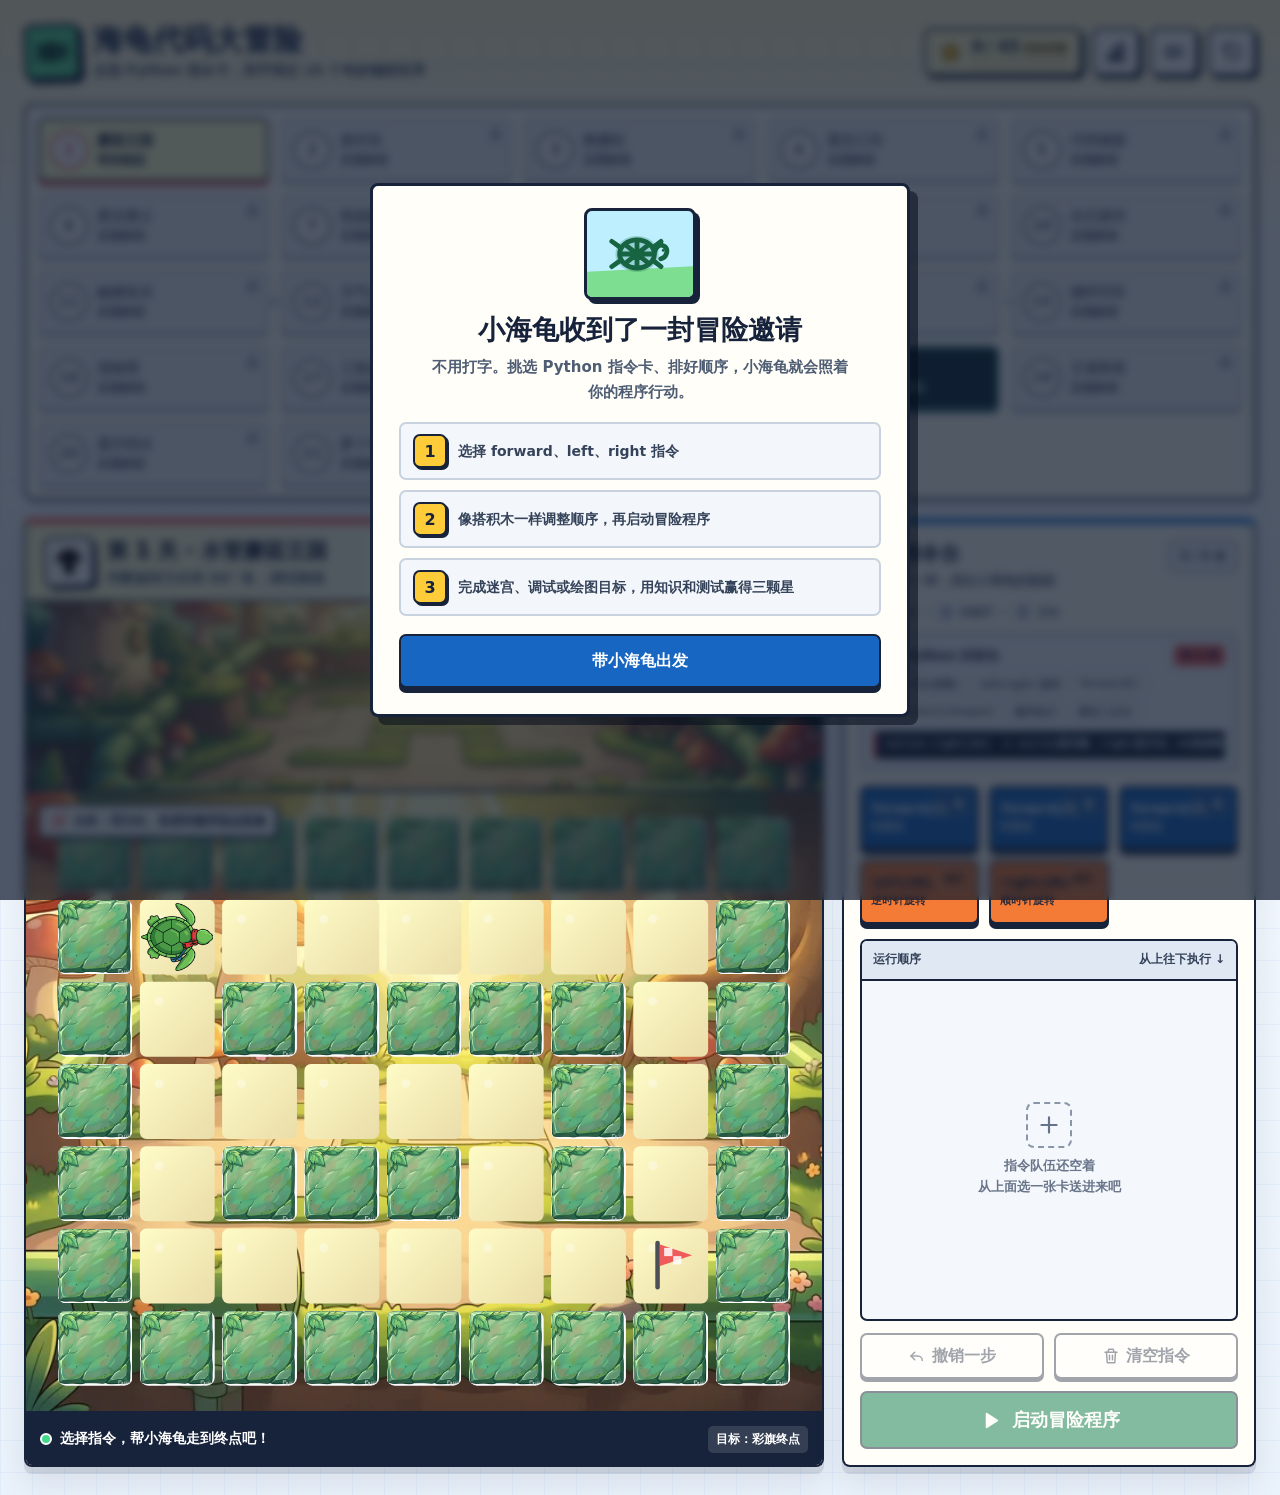
<file: index.html>
<!doctype html>
<html lang="zh-CN">
<head>
  <meta charset="UTF-8">
  <meta name="viewport" content="width=device-width, initial-scale=1, viewport-fit=cover">
  <meta name="theme-color" content="#fff5c9">
  <meta name="description" content="点选 Python 指令卡，探索 21 个输入、分支、循环、绘图与列表操作主题世界。">
  <title>海龟代码大冒险</title>
  <style>
    :root {
      --ink: #24324a;
      --muted: #65718a;
      --paper: #fffdf8;
      --line: #dfe5ec;
      --yellow: #ffcc4d;
      --orange: #ff8a3d;
      --green: #39b978;
      --blue: #3e8fe8;
      --red: #ef5a5a;
      --shadow: 0 8px 24px rgba(38, 54, 78, .12);
      --radius: 8px;
    }

    * { box-sizing: border-box; }
    html { min-height: 100%; background: #f2f7fb; }
    body {
      margin: 0;
      min-height: 100vh;
      color: var(--ink);
      font-family: "PingFang SC", "Microsoft YaHei", system-ui, sans-serif;
      background:
        linear-gradient(180deg, rgba(255, 221, 112, .23) 0, rgba(255,255,255,0) 240px),
        #f2f7fb;
    }
    button, input { font: inherit; letter-spacing: 0; }
    button { -webkit-tap-highlight-color: transparent; }
    button:focus-visible, input:focus-visible { outline: 3px solid rgba(62,143,232,.35); outline-offset: 2px; }
    .hidden { display: none !important; }
    .skip-link { position: fixed; z-index: 100; top: 8px; left: 8px; padding: 10px 14px; border: 2px solid var(--ink); border-radius: 6px; background: white; color: var(--ink); font-weight: 900; transform: translateY(-140%); }
    .skip-link:focus { transform: translateY(0); }

    .app { width: min(1280px, 100%); margin: 0 auto; padding: 16px 20px 24px; }
    .topbar {
      display: flex; align-items: center; justify-content: space-between; gap: 16px;
      min-height: 64px; margin-bottom: 14px;
    }
    .brand { display: flex; align-items: center; gap: 11px; min-width: 0; }
    .brand-mark {
      display: grid; place-items: center; width: 48px; height: 48px; flex: 0 0 48px;
      border: 2px solid #23885a; border-radius: 50%; background: #d9f8e8; font-size: 28px;
      box-shadow: 0 4px 0 #b0dfc7;
    }
    .brand h1 { margin: 0; font-size: clamp(20px, 2.5vw, 30px); line-height: 1.15; letter-spacing: 0; }
    .brand p { margin: 4px 0 0; color: var(--muted); font-size: 13px; }
    .top-actions { display: flex; align-items: center; gap: 8px; }
    .score-pill {
      display: inline-flex; align-items: center; gap: 6px; min-height: 40px; padding: 0 13px;
      border: 1px solid #f0cf64; border-radius: 20px; background: #fff8d6; font-weight: 800;
    }
    .icon-btn {
      width: 40px; height: 40px; padding: 0; border: 1px solid var(--line); border-radius: 50%;
      background: white; color: var(--ink); cursor: pointer; font-size: 18px; box-shadow: 0 3px 8px rgba(38,54,78,.08);
    }
    .icon-btn:hover { background: #f7fafc; transform: translateY(-1px); }

    .level-map {
      display: grid; grid-template-columns: repeat(5, minmax(0, 1fr)); gap: 8px;
      margin-bottom: 14px; padding: 8px; background: rgba(255,255,255,.7); border: 1px solid var(--line); border-radius: var(--radius);
    }
    .level-tab {
      position: relative; display: flex; align-items: center; gap: 10px; min-width: 0; height: 58px;
      padding: 7px 10px; border: 2px solid transparent; border-radius: 7px; background: #eef2f6;
      color: var(--muted); text-align: left; cursor: pointer; transition: .18s ease;
    }
    .level-tab:hover:not(:disabled) { transform: translateY(-1px); background: #e7f2ff; }
    .level-tab.active { border-color: var(--blue); background: #eaf4ff; color: var(--ink); }
    .level-tab.done { background: #e8f8ef; }
    .level-tab.locked { cursor: pointer; opacity: .78; }
    .level-num {
      display: grid; place-items: center; width: 34px; height: 34px; flex: 0 0 34px;
      border-radius: 50%; background: white; color: var(--ink); font-weight: 900; box-shadow: 0 2px 6px rgba(0,0,0,.08);
    }
    .level-copy { min-width: 0; }
    .level-copy strong, .level-copy small { display: block; overflow: hidden; text-overflow: ellipsis; white-space: nowrap; }
    .level-copy strong { font-size: 13px; }
    .level-copy small { margin-top: 2px; font-size: 11px; }
    .lock-mark { position: absolute; top: 4px; right: 6px; font-size: 12px; }

    .workspace { display: grid; grid-template-columns: minmax(440px, 1.42fr) minmax(330px, .78fr); gap: 14px; align-items: stretch; }
    .game-panel, .code-panel {
      min-width: 0;
      border: 1px solid var(--line); border-radius: var(--radius); background: var(--paper); box-shadow: var(--shadow);
    }
    .game-panel { overflow: hidden; }
    .level-heading {
      display: flex; justify-content: space-between; align-items: center; gap: 12px;
      min-height: 68px; padding: 11px 16px; border-bottom: 1px solid var(--line);
    }
    .level-title-wrap { display: flex; align-items: center; gap: 11px; min-width: 0; }
    .theme-icon { font-size: 34px; line-height: 1; }
    .level-heading h2 { margin: 0; font-size: 19px; letter-spacing: 0; }
    .level-heading p { margin: 4px 0 0; color: var(--muted); font-size: 13px; }
    .best-stars { flex: 0 0 auto; color: #e3a814; font-size: 18px; letter-spacing: 1px; }
    .canvas-wrap {
      position: relative; width: 100%; aspect-ratio: 9 / 7; min-height: 360px;
      overflow: hidden; background: #dff1ff;
    }
    canvas { display: block; width: 100%; height: 100%; touch-action: manipulation; }
    .status-bar {
      display: flex; align-items: center; justify-content: space-between; gap: 12px;
      min-height: 48px; padding: 9px 14px; border-top: 1px solid var(--line); background: white;
    }
    .status-text { display: flex; align-items: center; gap: 8px; min-width: 0; font-size: 13px; font-weight: 700; }
    .status-dot { width: 10px; height: 10px; flex: 0 0 10px; border-radius: 50%; background: var(--green); }
    .status-dot.error { background: var(--red); }
    .collect-count { color: var(--muted); font-size: 13px; white-space: nowrap; }

    .code-panel { display: flex; flex-direction: column; min-height: 0; padding: 15px; }
    .panel-heading { display: flex; align-items: flex-start; justify-content: space-between; gap: 10px; }
    .panel-heading h2 { margin: 0; font-size: 18px; letter-spacing: 0; }
    .panel-heading p { margin: 4px 0 0; color: var(--muted); font-size: 12px; }
    .limit-badge { flex: 0 0 auto; padding: 5px 9px; border-radius: 14px; background: #eef2f6; color: var(--muted); font-size: 12px; font-weight: 800; }
    .limit-badge.warn { background: #fff0e7; color: #bf551f; }
    .command-palette { display: grid; grid-template-columns: repeat(3, 1fr); gap: 8px; margin: 14px 0; }
    .command-btn {
      min-height: 50px; padding: 7px 5px; border: 0; border-radius: 7px; color: white;
      font-family: ui-monospace, SFMono-Regular, Menlo, Consolas, monospace; font-size: 13px; font-weight: 800;
      cursor: pointer; box-shadow: 0 4px 0 rgba(36,50,74,.18); transition: transform .1s ease, filter .1s ease;
    }
    .command-btn.forward { background: var(--blue); }
    .command-btn.turn { background: var(--orange); }
    .command-btn:hover:not(:disabled) { filter: brightness(1.05); transform: translateY(-1px); }
    .command-btn:active:not(:disabled) { transform: translateY(3px); box-shadow: 0 1px 0 rgba(36,50,74,.18); }
    .command-btn:disabled { opacity: .45; cursor: not-allowed; box-shadow: none; }
    .program-shell {
      display: flex; flex-direction: column; min-height: 210px; flex: 1;
      border: 1px solid #cfd7e2; border-radius: 7px; overflow: hidden; background: #f8fafc;
    }
    .program-title {
      display: flex; justify-content: space-between; align-items: center; height: 36px; padding: 0 10px;
      border-bottom: 1px solid #dce2e9; background: #edf1f5; font-size: 12px; font-weight: 800;
    }
    .program-list { margin: 0; padding: 8px 8px 10px 40px; overflow: auto; counter-reset: line; }
    .program-list li {
      position: relative; min-height: 33px; margin: 4px 0; padding: 7px 9px; border-left: 4px solid var(--blue);
      border-radius: 4px; background: white; color: #21466f; font-family: ui-monospace, SFMono-Regular, Menlo, Consolas, monospace;
      font-size: 13px; font-weight: 800; box-shadow: 0 1px 3px rgba(36,50,74,.08); transition: .15s;
    }
    .program-list li.turn-line { border-left-color: var(--orange); color: #884219; }
    .program-list li.executing { outline: 2px solid var(--yellow); background: #fff9d9; transform: translateX(3px); }
    .program-list li.failed { outline: 2px solid var(--red); background: #fff0f0; }
    .program-list li code { display: block; white-space: pre-wrap; overflow-wrap: anywhere; font: inherit; color: inherit; }
    .empty-program { display: grid; place-items: center; flex: 1; min-height: 150px; padding: 24px; color: #8a95a8; text-align: center; font-size: 13px; }
    .empty-program strong { display: block; margin-bottom: 6px; color: #68758a; font-size: 22px; }
    .edit-actions { display: grid; grid-template-columns: 1fr 1fr; gap: 8px; margin-top: 11px; }
    .action-btn {
      display: inline-flex; align-items: center; justify-content: center; gap: 6px; min-height: 42px; padding: 8px 12px;
      border: 1px solid var(--line); border-radius: 7px; background: white; color: var(--ink); font-weight: 800; cursor: pointer;
    }
    .action-btn:hover:not(:disabled) { background: #f4f7fa; }
    .action-btn:disabled { opacity: .4; cursor: not-allowed; }
    .run-btn {
      width: 100%; min-height: 52px; margin-top: 10px; border: 0; border-radius: 7px;
      background: var(--green); color: white; font-size: 17px; font-weight: 900; cursor: pointer;
      box-shadow: 0 5px 0 #258455; transition: .1s ease;
    }
    .run-btn:hover:not(:disabled) { filter: brightness(1.04); transform: translateY(-1px); }
    .run-btn:active:not(:disabled) { transform: translateY(4px); box-shadow: 0 1px 0 #258455; }
    .run-btn:disabled { opacity: .5; cursor: not-allowed; box-shadow: none; }
    .mobile-run-btn { display: none; }

    .modal-backdrop {
      position: fixed; inset: 0; z-index: 50; display: grid; place-items: center; padding: 18px;
      background: rgba(25, 35, 52, .64); backdrop-filter: blur(3px);
    }
    .modal {
      width: min(520px, 100%); max-height: min(700px, 92vh); overflow: auto;
      border: 1px solid rgba(255,255,255,.7); border-radius: var(--radius); background: white;
      box-shadow: 0 24px 70px rgba(18,28,44,.3); animation: modal-in .22s ease-out;
    }
    @keyframes modal-in { from { opacity: 0; transform: translateY(12px) scale(.98); } }
    .modal-body { padding: 24px; }
    .modal-icon { display: block; margin-bottom: 8px; font-size: 48px; text-align: center; }
    .modal h2 { margin: 0 0 7px; text-align: center; font-size: 25px; letter-spacing: 0; }
    .modal-intro { margin: 0 auto 18px; color: var(--muted); text-align: center; line-height: 1.65; }
    .guide-steps { display: grid; gap: 8px; margin: 18px 0; }
    .guide-step { display: flex; align-items: center; gap: 11px; padding: 10px; border-radius: 7px; background: #f5f8fb; }
    .guide-num { display: grid; place-items: center; width: 30px; height: 30px; flex: 0 0 30px; border-radius: 50%; background: var(--blue); color: white; font-weight: 900; }
    .guide-step span:last-child { font-size: 14px; line-height: 1.45; }
    .primary-btn {
      width: 100%; min-height: 48px; border: 0; border-radius: 7px; background: var(--blue); color: white;
      font-size: 16px; font-weight: 900; cursor: pointer; box-shadow: 0 4px 0 #2869ad;
    }
    .primary-btn:hover { filter: brightness(1.04); }
    .secondary-btn {
      width: 100%; min-height: 44px; margin-top: 9px; border: 1px solid var(--line); border-radius: 7px;
      background: white; color: var(--ink); font-weight: 800; cursor: pointer;
    }
    .password-box { margin: 16px 0; }
    .password-box label { display: block; margin-bottom: 7px; font-size: 13px; font-weight: 800; }
    .password-input {
      width: 100%; height: 50px; padding: 0 14px; border: 2px solid #cdd6e0; border-radius: 7px;
      color: var(--ink); font-size: 18px; font-weight: 800; text-align: center; text-transform: uppercase;
    }
    .form-error { min-height: 22px; margin: 7px 0 0; color: var(--red); font-size: 13px; text-align: center; }
    .stars-big { margin: 8px 0 12px; color: #e3a814; font-size: 42px; letter-spacing: 4px; text-align: center; }
    .knowledge-card { margin: 14px 0; padding: 14px; border-left: 5px solid var(--yellow); border-radius: 6px; background: #fff9dc; }
    .knowledge-card strong { display: block; margin-bottom: 5px; }
    .knowledge-card p { margin: 0; color: #65562d; font-size: 13px; line-height: 1.55; }
    .next-hint { margin: 12px 0; padding: 12px; border-radius: 7px; background: #e9f5ff; color: #285c91; font-size: 13px; text-align: center; }
    .reward-card {
      display: flex; align-items: center; gap: 12px; margin: 12px 0; padding: 12px;
      border: 2px solid #e25043; border-radius: 7px; background: #fff0e9; color: #70251f;
    }
    .reward-card.earned { border-color: #b92525; background: #ffe4d8; box-shadow: 0 3px 0 #b92525; }
    .reward-egg {
      display: grid; place-items: center; width: 54px; height: 64px; flex: 0 0 54px;
      border: 3px solid #7d2020; border-radius: 50% 50% 45% 45%; background: #d93737; box-shadow: inset 0 -8px 0 rgba(111,20,20,.18), 3px 3px 0 #7d2020;
    }
    .reward-egg .ui-icon { width: 29px; height: 29px; color: #fff2a6; fill: #ffcf36; stroke: #fff2a6; }
    .reward-copy { min-width: 0; }
    .reward-copy strong { display: block; margin-bottom: 3px; color: #a32121; font-size: 14px; }
    .reward-copy p { margin: 0; font-size: 13px; font-weight: 800; line-height: 1.5; }
    .code-used { margin: 8px 0; color: var(--muted); font-size: 12px; text-align: center; }
    .code-used code { color: #225f9d; font-weight: 800; }

    .toast {
      position: fixed; z-index: 80; left: 50%; bottom: 24px; min-width: 240px; max-width: calc(100vw - 32px);
      padding: 11px 16px; border-radius: 7px; background: #24324a; color: white; text-align: center; font-size: 13px;
      font-weight: 800; box-shadow: 0 8px 26px rgba(0,0,0,.22); transform: translate(-50%, 20px); opacity: 0; pointer-events: none; transition: .2s ease;
    }
    .toast.show { transform: translate(-50%, 0); opacity: 1; }
    .confetti { position: fixed; z-index: 70; width: 9px; height: 14px; top: -20px; pointer-events: none; animation: fall 1.8s linear forwards; }
    @keyframes fall { to { transform: translate3d(var(--drift), 105vh, 0) rotate(720deg); } }

    @media (max-width: 900px) {
      .app { padding: 12px; }
      .workspace { grid-template-columns: minmax(0, 1fr); }
      .canvas-wrap { min-height: 0; }
      .code-panel { min-height: 440px; }
      .level-copy small { display: none; }
    }
    @media (max-width: 620px) {
      .app { padding: 8px; }
      .topbar { align-items: flex-start; }
      .brand-mark { width: 40px; height: 40px; flex-basis: 40px; font-size: 23px; }
      .brand p { display: none; }
      .top-actions { gap: 5px; }
      .score-pill { min-height: 36px; padding: 0 9px; font-size: 13px; }
      .icon-btn { width: 36px; height: 36px; }
      .level-map { gap: 5px; padding: 6px; }
      .level-tab { justify-content: center; height: 46px; padding: 4px; }
      .level-copy { display: none; }
      .level-num { width: 31px; height: 31px; flex-basis: 31px; }
      .level-heading { min-height: 60px; padding: 8px 11px; }
      .theme-icon { font-size: 28px; }
      .level-heading h2 { font-size: 16px; }
      .level-heading p { font-size: 11px; }
      .best-stars { font-size: 14px; }
      .status-bar { padding: 8px 10px; }
      .collect-count { font-size: 11px; }
      .code-panel { padding: 11px; min-height: 420px; }
      .command-palette { grid-template-columns: repeat(2, 1fr); }
      .command-btn { min-height: 47px; }
      .modal-body { padding: 19px; }
    }
    @media (prefers-reduced-motion: reduce) {
      *, *::before, *::after { scroll-behavior: auto !important; animation-duration: .01ms !important; transition-duration: .01ms !important; }
    }

    /* Tool Promo Studio: 彩色编程乐园 */
    :root {
      --ink: #17223b;
      --muted: #59657a;
      --paper: #fffef8;
      --line: #cfd8e6;
      --yellow: #ffc928;
      --orange: #ff7a30;
      --green: #18a96b;
      --blue: #2477dc;
      --red: #e94949;
      --purple: #7355d9;
      --theme-primary: #e94949;
      --theme-soft: #fff0d8;
      --shadow: 0 7px 0 rgba(23, 34, 59, .11), 0 16px 32px rgba(23, 34, 59, .09);
      --radius: 8px;
      --z-modal: 50;
      --z-celebrate: 70;
      --z-toast: 80;
    }
    html { background: #eaf2fb; }
    body {
      font-family: ui-rounded, "Arial Rounded MT Bold", "PingFang SC", "Microsoft YaHei", system-ui, sans-serif;
      background-color: #eaf2fb;
      background-image:
        linear-gradient(rgba(36,119,220,.055) 1px, transparent 1px),
        linear-gradient(90deg, rgba(36,119,220,.055) 1px, transparent 1px),
        linear-gradient(180deg, #fff5c9 0, #f8fbff 250px, #eaf2fb 100%);
      background-size: 32px 32px, 32px 32px, 100% 100%;
    }
    .svg-sprite { position: absolute; width: 0; height: 0; overflow: hidden; }
    .ui-icon { width: 22px; height: 22px; display: block; fill: none; stroke: currentColor; stroke-width: 2; stroke-linecap: round; stroke-linejoin: round; }
    .ui-icon.fill { fill: currentColor; stroke: none; }
    .theme-icon-svg { width: 38px; height: 38px; display: block; color: var(--theme-primary); }
    .theme-icon-svg use { pointer-events: none; }

    .app { width: min(1360px, 100%); padding: max(16px, env(safe-area-inset-top)) 24px max(28px, env(safe-area-inset-bottom)); }
    .topbar { min-height: 72px; margin-bottom: 16px; }
    .brand { gap: 13px; }
    .brand-mark {
      width: 56px; height: 56px; flex-basis: 56px; border: 3px solid var(--ink); border-radius: 8px;
      background: #58d691; color: #123e2c; box-shadow: 4px 4px 0 var(--ink); transform: rotate(-2deg);
    }
    .brand-mark .ui-icon { width: 42px; height: 42px; stroke-width: 1.8; }
    .brand h1 { font-size: 30px; font-weight: 1000; line-height: 1; color: var(--ink); text-shadow: 2px 2px 0 #fff; }
    .brand p { margin-top: 7px; color: #45536b; font-size: 14px; font-weight: 700; }
    .top-actions { gap: 10px; }
    .score-pill {
      min-width: 158px; min-height: 48px; padding: 7px 12px; gap: 9px; border: 2px solid var(--ink); border-radius: 8px;
      background: #fff7c8; box-shadow: 3px 3px 0 var(--ink); color: var(--ink);
    }
    .score-pill > .ui-icon { width: 25px; height: 25px; color: #e7a600; fill: #ffc928; stroke: #9b6900; }
    .score-data { display: grid; min-width: 82px; gap: 4px; }
    .score-row { display: flex; align-items: baseline; gap: 3px; line-height: 1; }
    .score-label { color: #735b13; font-size: 11px; font-weight: 900; }
    .energy-track { height: 6px; overflow: hidden; border: 1px solid #d49a00; border-radius: 3px; background: #fff; }
    .energy-fill { width: 0; height: 100%; background: #ffbd13; transition: width .3s ease-out; }
    .icon-btn {
      width: 48px; height: 48px; display: grid; place-items: center; border: 2px solid var(--ink); border-radius: 8px;
      background: white; box-shadow: 3px 3px 0 var(--ink); transition: background .18s ease, box-shadow .18s ease, transform .18s ease;
    }
    .icon-btn:hover { background: #e8f3ff; transform: translateY(-1px); }
    .icon-btn:active { transform: translate(2px, 2px); box-shadow: 1px 1px 0 var(--ink); }

    .level-map {
      position: relative; isolation: isolate; gap: 12px; margin-bottom: 18px; padding: 12px;
      border: 2px solid var(--ink); background: #fffef8; box-shadow: 5px 5px 0 rgba(23,34,59,.16);
    }
    .level-map::before {
      content: ""; position: absolute; z-index: -1; left: 8%; right: 8%; top: 50%; height: 4px;
      background: repeating-linear-gradient(90deg, #9eacc0 0 11px, transparent 11px 18px); transform: translateY(-2px);
    }
    .level-tab {
      height: 64px; padding: 8px 10px; gap: 9px; border: 2px solid #aab7c8; border-radius: 7px;
      background: #f2f5f9; color: #5f6c7f; box-shadow: 0 3px 0 #aab7c8; transition: background .18s ease, border-color .18s ease, transform .18s ease, box-shadow .18s ease;
    }
    .level-tab:hover:not(:disabled) { background: #fff; transform: translateY(-2px); box-shadow: 0 5px 0 #aab7c8; }
    .level-tab.active { border-color: var(--ink); background: var(--theme-soft); color: var(--ink); box-shadow: 0 4px 0 var(--theme-primary); }
    .level-tab.done { border-color: #228758; background: #e5f8ec; box-shadow: 0 3px 0 #228758; }
    .level-tab.locked { opacity: 1; background: #edf0f4; border-style: dashed; }
    .level-num {
      width: 38px; height: 38px; flex-basis: 38px; border: 2px solid currentColor; background: white; box-shadow: none;
      font-size: 15px; color: inherit;
    }
    .level-tab.active .level-num { color: var(--theme-primary); border-color: var(--theme-primary); }
    .level-copy strong { color: inherit; font-size: 14px; font-weight: 1000; }
    .level-copy small { color: inherit; font-size: 12px; font-weight: 800; }
    .lock-mark { top: 7px; right: 7px; color: #68758a; }
    .lock-mark .ui-icon { width: 15px; height: 15px; stroke-width: 2.4; }

    .workspace { grid-template-columns: minmax(480px, 1.45fr) minmax(350px, .75fr); gap: 18px; }
    .game-panel, .code-panel { border: 2px solid var(--ink); background: var(--paper); box-shadow: var(--shadow); }
    .game-panel { border-top: 6px solid var(--theme-primary); }
    .level-heading { min-height: 78px; padding: 12px 18px; border-bottom: 2px solid var(--ink); background: linear-gradient(90deg, var(--theme-soft), #fffef8 68%); }
    .level-title-wrap { gap: 13px; }
    .level-title-wrap > .theme-sticker {
      width: 50px; height: 50px; display: grid; place-items: center; flex: 0 0 50px;
      border: 2px solid var(--ink); border-radius: 8px; background: #fff; box-shadow: 3px 3px 0 var(--ink); transform: rotate(-2deg);
    }
    .level-heading h2 { font-size: 21px; font-weight: 1000; }
    .level-heading p { margin-top: 5px; color: #526079; font-size: 14px; font-weight: 700; }
    .best-stars { min-width: 86px; color: #d48c00; font-size: 22px; font-weight: 1000; text-align: right; }
    .canvas-wrap { min-height: 380px; border-bottom: 0; background: #cdeeff; }
    .mission-chip {
      position: absolute; z-index: 2; top: 12px; left: 12px; display: inline-flex; align-items: center; gap: 7px;
      min-height: 34px; padding: 5px 10px; border: 2px solid rgba(23,34,59,.88); border-radius: 7px;
      background: rgba(255,255,255,.92); color: var(--ink); font-size: 12px; font-weight: 1000; box-shadow: 2px 2px 0 rgba(23,34,59,.75);
    }
    .mission-chip .ui-icon { width: 17px; height: 17px; color: var(--theme-primary); }
    .status-bar { min-height: 54px; padding: 9px 14px; border-top: 2px solid var(--ink); background: var(--ink); color: white; }
    .status-text { font-size: 14px; }
    .status-dot { width: 12px; height: 12px; flex-basis: 12px; border: 2px solid #fff; background: #46d98b; }
    .collect-count { padding: 5px 8px; border-radius: 5px; background: rgba(255,255,255,.13); color: white; font-size: 12px; font-weight: 900; }

    .code-panel { position: relative; border-top: 6px solid #2477dc; padding: 16px; }
    .panel-heading h2 { font-size: 20px; font-weight: 1000; }
    .panel-heading p { margin-top: 5px; color: #59657a; font-size: 13px; font-weight: 700; }
    .limit-badge { padding: 6px 10px; border: 2px solid #aeb9c8; border-radius: 7px; background: #f0f3f7; color: #435169; font-size: 12px; }
    .limit-badge.warn { border-color: #d65b28; background: #fff0e7; color: #a43d14; }
    .mini-steps { display: flex; align-items: center; gap: 5px; margin-top: 12px; color: #69758a; font-size: 11px; font-weight: 900; }
    .mini-step { display: inline-flex; align-items: center; gap: 4px; }
    .mini-step b { display: grid; place-items: center; width: 20px; height: 20px; border-radius: 5px; background: #e7edf5; color: #35445d; }
    .mini-arrow { color: #9ba7b8; }
    .lesson-kit {
      margin-top: 11px; padding: 10px 11px; border: 2px solid #aeb9c8; border-radius: 7px;
      background: #f1f6fb; color: #34425a;
    }
    .lesson-kit-head { display: flex; align-items: center; justify-content: space-between; gap: 8px; margin-bottom: 7px; }
    .lesson-kit-head strong { font-size: 13px; font-weight: 1000; }
    .lesson-number { padding: 3px 7px; border-radius: 5px; background: var(--theme-primary); color: #17223b; font-size: 11px; font-weight: 1000; }
    .knowledge-tags { display: flex; flex-wrap: wrap; gap: 5px; }
    .knowledge-tag { padding: 3px 6px; border: 1px solid #aeb9c8; border-radius: 5px; background: white; color: #46546b; font-size: 11px; font-weight: 800; }
    .syntax-example {
      display: block; margin-top: 7px; padding: 6px 8px; white-space: pre-wrap; overflow-wrap: anywhere; border-left: 4px solid var(--theme-primary);
      background: #17223b; color: #e9f4ff; font: 800 11px/1.45 ui-monospace, SFMono-Regular, Menlo, Consolas, monospace;
    }
    .parameter-lab {
      margin-top: 11px; padding: 10px; border: 2px solid #8b72c8; border-radius: 7px;
      background: #f3efff; color: #352d55;
    }
    .parameter-lab-head { display: flex; align-items: center; justify-content: space-between; gap: 8px; margin-bottom: 8px; }
    .parameter-lab-head strong { font-size: 13px; font-weight: 1000; }
    .parameter-lab-head span { color: #6b5c99; font-size: 11px; font-weight: 800; }
    .parameter-grid { display: grid; grid-template-columns: repeat(auto-fit, minmax(132px, 1fr)); gap: 8px; }
    .parameter-control { min-width: 0; padding: 8px; border: 1px solid #c7bce3; border-radius: 6px; background: #fff; }
    .parameter-label { display: block; margin-bottom: 6px; color: #51466f; font-size: 11px; font-weight: 900; }
    .parameter-stepper { display: grid; grid-template-columns: 44px minmax(42px, 1fr) 44px; align-items: center; gap: 5px; }
    .parameter-stepper button {
      width: 44px; height: 44px; padding: 0; border: 2px solid var(--ink); border-radius: 6px;
      background: #fff; color: var(--ink); font-size: 24px; font-weight: 1000; cursor: pointer; box-shadow: 0 2px 0 var(--ink);
    }
    .parameter-stepper button:active:not(:disabled) { transform: translateY(2px); box-shadow: none; }
    .parameter-stepper button:disabled { opacity: .4; cursor: not-allowed; box-shadow: none; }
    .parameter-value {
      display: grid; place-items: center; min-width: 0; height: 44px; padding: 0 4px; border-radius: 5px;
      background: #352d55; color: #fff; font: 1000 15px/1 ui-monospace, SFMono-Regular, Menlo, Consolas, monospace;
    }
    .command-palette { gap: 10px; margin: 15px 0; }
    .command-btn {
      position: relative; min-height: 64px; display: flex; flex-direction: column; align-items: flex-start; justify-content: center;
      gap: 2px; padding: 8px 9px; border: 2px solid var(--ink); border-radius: 7px; box-shadow: 0 5px 0 var(--ink);
      font-size: 13px; text-align: left; transition: filter .15s ease, transform .15s ease, box-shadow .15s ease;
    }
    .command-btn.forward { background: #1766c2; }
    .command-btn.turn { background: #f47b35; color: var(--ink); }
    .command-btn.variable { background: #7355d9; }
    .command-btn.loop { background: #a83b82; }
    .command-btn.utility { background: #217b77; }
    .command-btn.coordinate { background: #9b5529; }
    .command-btn:hover:not(:disabled) { filter: saturate(1.1) brightness(1.04); transform: translateY(-2px); }
    .command-btn:active:not(:disabled) { transform: translateY(3px); box-shadow: 0 2px 0 var(--ink); }
    .command-btn:disabled { filter: grayscale(.55); opacity: .48; }
    .command-code { font-size: 13px; font-weight: 1000; }
    .command-meaning { font-family: ui-rounded, "PingFang SC", sans-serif; font-size: 11px; font-weight: 800; opacity: .88; }
    .command-step {
      position: absolute; top: 6px; right: 7px; display: grid; place-items: center; min-width: 22px; height: 22px; padding: 0 5px;
      border: 1px solid rgba(255,255,255,.72); border-radius: 5px; background: rgba(0,0,0,.12); font-family: inherit; font-size: 11px;
    }
    .program-shell { min-height: 215px; border: 2px solid var(--ink); background: #f4f7fb; }
    .program-title { height: 40px; padding: 0 11px; border-bottom: 2px solid var(--ink); background: #dfe8f3; color: #35435a; font-size: 12px; }
    .program-list { padding-top: 7px; }
    .program-list li { min-height: 38px; margin: 5px 0; padding: 9px 10px; border-left-width: 6px; border-radius: 5px; box-shadow: 0 2px 0 #c2ccd9; }
    .program-list li.executing { outline: 3px solid #ffbf10; background: #fff4b8; transform: translateX(4px); }
    .empty-program { min-height: 155px; color: #69758a; font-size: 13px; font-weight: 700; line-height: 1.6; }
    .empty-program .empty-icon { width: 46px; height: 46px; display: grid; place-items: center; margin: 0 auto 8px; border: 2px dashed #8996a8; border-radius: 8px; color: #65738a; }
    .empty-program .ui-icon { width: 26px; height: 26px; }
    .edit-actions { gap: 10px; margin-top: 12px; }
    .action-btn { min-height: 46px; border: 2px solid var(--ink); background: white; box-shadow: 0 3px 0 var(--ink); }
    .action-btn .ui-icon { width: 18px; height: 18px; }
    .action-btn:hover:not(:disabled) { background: #edf5ff; }
    .action-btn:active:not(:disabled) { transform: translateY(2px); box-shadow: 0 1px 0 var(--ink); }
    .run-btn {
      min-height: 58px; margin-top: 12px; display: flex; align-items: center; justify-content: center; gap: 10px;
      border: 2px solid var(--ink); background: #087b49; font-size: 18px; box-shadow: 0 6px 0 var(--ink);
    }
    .run-btn .ui-icon { width: 23px; height: 23px; fill: currentColor; }
    .run-btn:hover:not(:disabled) { filter: saturate(1.08) brightness(1.03); transform: translateY(-2px); }
    .run-btn:active:not(:disabled) { transform: translateY(4px); box-shadow: 0 2px 0 var(--ink); }
    .debug-coach { margin-top: 10px; padding: 9px 10px; border: 2px solid #df8b2d; border-radius: 7px; background: #fff1d2; color: #6c3b0d; font-size: 12px; font-weight: 800; line-height: 1.45; }
    .debug-coach strong { color: #9a4510; }

    .mission-lab {
      position: absolute; inset: 0; z-index: 1; display: grid; place-items: center; overflow: hidden;
      padding: 58px 28px 24px; color: #f7fbff; background: #17223b;
    }
    .mission-lab::before {
      content: ""; position: absolute; inset: 0; opacity: .22; pointer-events: none;
      background-image: linear-gradient(rgba(255,255,255,.14) 1px, transparent 1px), linear-gradient(90deg, rgba(255,255,255,.14) 1px, transparent 1px);
      background-size: 34px 34px;
    }
    .scene-shell { position: relative; z-index: 1; width: min(760px, 100%); text-align: center; }
    .scene-kicker { color: #a9d8ff; font-size: 12px; font-weight: 1000; letter-spacing: 0; }
    .scene-shell h3 { margin: 7px 0 5px; font-size: clamp(22px, 3.2vw, 34px); letter-spacing: 0; }
    .scene-shell > p { margin: 0 auto 16px; max-width: 590px; color: #c9d5e7; font-size: 13px; font-weight: 700; line-height: 1.55; }
    .scene-task-brief { display: flex; align-items: center; justify-content: center; gap: 8px; flex-wrap: wrap; margin: -5px auto 14px; }
    .scene-task-brief span { padding: 5px 9px; border: 1px solid rgba(169,216,255,.4); border-radius: 5px; background: rgba(7,17,30,.58); color: #dcecff; font-size: 11px; font-weight: 900; }
    .scene-task-brief strong { color: #ffd858; }
    .stage-dots { display: flex; justify-content: center; gap: 8px; margin-bottom: 15px; }
    .stage-dot { width: 34px; height: 7px; border-radius: 4px; background: rgba(255,255,255,.2); }
    .stage-dot.done { background: #46d98b; }
    .stage-dot.active { background: #ffc928; }
    .scene-visual { min-height: 218px; display: grid; place-items: center; }
    .console-window {
      width: min(610px, 100%); min-height: 142px; padding: 13px 16px; border: 3px solid #09111f; border-radius: 8px;
      background: #07111e; box-shadow: 7px 7px 0 rgba(0,0,0,.28); color: #78f2a6; text-align: left;
      font: 800 14px/1.65 ui-monospace, SFMono-Regular, Menlo, Consolas, monospace; white-space: pre-wrap;
    }
    .console-window::before { content: "控制台"; display: block; margin-bottom: 7px; color: #7ea0c9; font: 900 11px/1.2 ui-rounded, sans-serif; }
    .runtime-console { white-space: normal; }
    .runtime-prompt { margin: 0 0 10px; color: #78f2a6; font-size: 13px; line-height: 1.5; }
    .runtime-input-form { display: grid; grid-template-columns: minmax(0, 1fr) auto; gap: 8px; align-items: end; }
    .runtime-input-field { min-width: 0; }
    .runtime-input-label { display: block; margin-bottom: 5px; color: #dcecff; font: 900 12px/1.35 ui-rounded, "PingFang SC", sans-serif; }
    .runtime-name-input { width: 100%; min-height: 48px; padding: 9px 11px; border: 2px solid #78f2a6; border-radius: 6px; background: #fff; color: #17223b; font-size: 16px; font-weight: 800; }
    .runtime-name-input:focus { outline: 3px solid #ffc928; outline-offset: 2px; }
    .runtime-continue-btn { min-height: 48px; padding: 9px 14px; border: 2px solid #fff; border-radius: 6px; background: #087b49; color: #fff; font-size: 14px; font-weight: 1000; cursor: pointer; touch-action: manipulation; }
    .runtime-input-error { grid-column: 1 / -1; min-height: 18px; margin: 0; color: #ff9b9b; font: 900 12px/1.4 ui-rounded, "PingFang SC", sans-serif; }
    .robot-row, .visitor-row, .data-row { display: flex; align-items: flex-end; justify-content: center; gap: 16px; flex-wrap: wrap; }
    .station-bot {
      position: relative; width: 108px; height: 116px; border: 4px solid #0c1424; border-radius: 8px 8px 24px 24px;
      background: #4b607c; box-shadow: 5px 5px 0 rgba(0,0,0,.25);
    }
    .station-bot::before { content: ""; position: absolute; width: 34px; height: 12px; left: 33px; top: -18px; border: 4px solid #0c1424; border-bottom: 0; background: #ffc928; }
    .station-bot::after { content: "•  •"; position: absolute; left: 16px; right: 16px; top: 25px; height: 35px; border: 3px solid #0c1424; border-radius: 6px; background: #b8d6ea; color: #17223b; font-size: 28px; line-height: 26px; }
    .station-bot.fixed { background: #28b875; }
    .station-bot span { position: absolute; left: 8px; right: 8px; bottom: 12px; font-size: 12px; font-weight: 1000; }
    .battle-arena { position: relative; width: min(650px, 100%); height: 230px; overflow: hidden; border-radius: 8px; background: linear-gradient(#233966 0 62%, #17223b 62%); box-shadow: inset 0 0 0 3px rgba(255,255,255,.12); }
    .battle-arena::after { content: ""; position: absolute; left: 0; right: 0; bottom: 31px; height: 4px; background: #6e83a4; box-shadow: 0 7px 0 rgba(0,0,0,.22); }
    .battle-name { position: absolute; z-index: 5; top: 10px; left: 50%; transform: translateX(-50%); padding: 5px 10px; border-radius: 5px; background: rgba(7,17,30,.82); color: #fff3a4; font-size: 12px; font-weight: 1000; white-space: nowrap; }
    .battle-character { position: absolute; z-index: 3; bottom: 34px; width: 72px; height: 112px; }
    .battle-hero { left: 9%; animation: hero-charge 3.4s ease-in-out both; }
    .battle-enemy { right: 10%; animation: enemy-defeat 3.4s ease-in both; }
    .figure-head { position: absolute; left: 21px; top: 0; width: 31px; height: 31px; border: 4px solid #fff; border-radius: 50%; background: #080a0f; }
    .battle-enemy .figure-head { background: #b62f42; }
    .figure-body { position: absolute; left: 30px; top: 31px; width: 12px; height: 48px; border-radius: 6px; background: #080a0f; }
    .battle-enemy .figure-body { background: #b62f42; }
    .figure-arm, .figure-leg { position: absolute; width: 10px; border-radius: 5px; transform-origin: 50% 0; }
    .figure-arm { top: 39px; height: 43px; background: #080a0f; }
    .figure-arm.left { left: 27px; transform: rotate(52deg); } .figure-arm.right { left: 36px; transform: rotate(-52deg); }
    .figure-leg { top: 72px; height: 45px; background: #080a0f; }
    .figure-leg.left { left: 28px; transform: rotate(25deg); } .figure-leg.right { left: 35px; transform: rotate(-25deg); }
    .battle-enemy .figure-arm, .battle-enemy .figure-leg { background: #b62f42; }
    .battle-shape { position: absolute; z-index: 6; left: 18%; bottom: 105px; color: #ffd532; font-size: 52px; line-height: 1; filter: drop-shadow(0 0 9px #ffdf55); animation: shape-strike 3.4s ease-in-out both; }
    .battle-impact { position: absolute; z-index: 7; right: 9%; top: 72px; color: #fff; font-size: 19px; font-weight: 1000; opacity: 0; transform: rotate(-8deg); text-shadow: 2px 2px 0 #d53f3f; animation: impact-pop 3.4s ease-out both; }
    .firework { position: absolute; z-index: 2; width: 8px; height: 8px; border-radius: 50%; opacity: 0; animation: firework-burst 3.4s ease-out both; }
    .firework::before { content: ""; position: absolute; width: 7px; height: 7px; border-radius: 50%; background: #ffd532; box-shadow: 0 -30px #ff5d70, 22px -22px #52d99b, 30px 0 #52b9ff, 22px 22px #ff9a3d, 0 30px #b787ff, -22px 22px #52d99b, -30px 0 #ff5d70, -22px -22px #52b9ff; }
    .firework.one { left: 22%; top: 57px; } .firework.two { left: 52%; top: 43px; animation-delay: .18s; } .firework.three { right: 17%; top: 51px; animation-delay: .34s; }
    @keyframes hero-charge { 0%,25% { transform: translateX(0); } 55% { transform: translateX(150px); } 72%,100% { transform: translateX(105px); } }
    @keyframes shape-strike { 0%,30% { transform: translate(0,0) rotate(0) scale(.8); } 64% { transform: translate(365px,-14px) rotate(540deg) scale(1.25); } 72%,100% { transform: translate(365px,-14px) rotate(620deg) scale(0); } }
    @keyframes enemy-defeat { 0%,61% { transform: rotate(0); opacity: 1; } 76%,100% { transform: translate(24px,34px) rotate(82deg); opacity: .18; } }
    @keyframes impact-pop { 0%,60% { opacity: 0; transform: scale(.2) rotate(-8deg); } 68%,92% { opacity: 1; transform: scale(1.15) rotate(-8deg); } 100% { opacity: 0; } }
    @keyframes firework-burst { 0%,69% { opacity: 0; transform: scale(.1); } 80% { opacity: 1; transform: scale(1); } 100% { opacity: .7; transform: scale(1.35); } }
    .reward-story {
      position: relative; width: min(650px, 100%); height: 218px; overflow: hidden; border: 3px solid rgba(255,255,255,.16); border-radius: 8px;
      background: linear-gradient(#72c8f4 0 63%, #78c96d 63% 76%, #d5a669 76%); box-shadow: inset 0 -7px 0 rgba(91,58,29,.2);
    }
    .reward-story::before { content: ""; position: absolute; left: 7%; top: 20px; width: 46px; height: 20px; border-radius: 50%; background: rgba(255,255,255,.86); box-shadow: 24px 5px 0 8px rgba(255,255,255,.86), 50px 0 0 1px rgba(255,255,255,.86); }
    .reward-rule { position: absolute; z-index: 6; top: 11px; left: 50%; transform: translateX(-50%); min-width: 210px; padding: 7px 12px; border: 3px solid #17223b; border-radius: 7px; background: #fff7c8; color: #17223b; font: 1000 13px/1.25 ui-monospace, monospace; box-shadow: 4px 4px 0 rgba(23,34,59,.35); white-space: nowrap; }
    .score-envelope { position: absolute; z-index: 4; left: 8%; bottom: 36px; display: grid; place-items: center; width: 86px; height: 66px; border: 4px solid #17223b; border-radius: 5px; background: #fff; color: #e94949; font-size: 25px; font-weight: 1000; transform: rotate(-4deg); box-shadow: 5px 5px 0 rgba(23,34,59,.28); }
    .score-envelope::before { content: "成绩单"; position: absolute; top: 6px; color: #59657a; font-size: 10px; }
    .reward-meal { position: absolute; z-index: 3; right: 8%; bottom: 34px; width: 84px; height: 91px; transform: translateY(4px); transition: filter .25s ease, transform .25s ease; }
    .meal-box { position: absolute; left: 5px; bottom: 0; display: grid; place-items: center; width: 60px; height: 60px; border: 4px solid #17223b; border-radius: 5px; background: #e94949; color: #ffd534; font: 1000 32px/1 sans-serif; box-shadow: 5px 5px 0 rgba(23,34,59,.3); }
    .meal-fries { position: absolute; right: 0; top: 0; width: 36px; height: 54px; border: 4px solid #17223b; border-radius: 4px 4px 12px 12px; background: repeating-linear-gradient(90deg,#ffd534 0 6px,#ffb51f 6px 10px); transform: rotate(7deg); }
    .reward-kid { position: absolute; z-index: 5; left: 34%; bottom: 30px; width: 62px; height: 112px; transform-origin: 50% 100%; }
    .reward-kid .figure-head { border-color: #17223b; background: #ffd8b5; }
    .reward-kid .figure-body, .reward-kid .figure-arm, .reward-kid .figure-leg { background: #17223b; }
    .story-dog { position: absolute; z-index: 5; left: 51%; bottom: 27px; width: 94px; height: 64px; transform-origin: 50% 100%; }
    .dog-body { position: absolute; left: 25px; bottom: 13px; width: 51px; height: 31px; border: 4px solid #17223b; border-radius: 48% 50% 42% 45%; background: #f5b85c; }
    .dog-head { position: absolute; left: 2px; bottom: 21px; width: 35px; height: 35px; border: 4px solid #17223b; border-radius: 48%; background: #f5b85c; }
    .dog-head::before { content: ""; position: absolute; left: 6px; top: 10px; width: 5px; height: 5px; border-radius: 50%; background: #17223b; box-shadow: 16px 8px 0 -1px #17223b; }
    .dog-ear { position: absolute; left: 5px; bottom: 42px; width: 14px; height: 23px; border: 4px solid #17223b; border-radius: 70% 30% 70% 35%; background: #9a632c; transform: rotate(-24deg); }
    .dog-leg { position: absolute; bottom: 0; width: 7px; height: 22px; border-radius: 4px; background: #17223b; }
    .dog-leg.one { left: 34px; } .dog-leg.two { left: 66px; }
    .dog-tail { position: absolute; right: 2px; bottom: 33px; width: 31px; height: 9px; border-radius: 8px; background: #17223b; transform-origin: 0 50%; animation: dog-tail .35s ease-in-out infinite alternate; }
    .dog-heart { position: absolute; z-index: 7; left: 61%; bottom: 92px; color: #e94949; font-size: 26px; opacity: 0; }
    .reward-result { position: absolute; z-index: 7; left: 50%; bottom: 8px; transform: translateX(-50%); padding: 5px 9px; border-radius: 5px; background: #17223b; color: #fff; font-size: 12px; font-weight: 1000; white-space: nowrap; }
    .reward-story:not(.passed) .reward-meal { filter: grayscale(.8); opacity: .5; }
    .reward-story.passed[data-story-stage="1"] .reward-kid, .reward-story.passed[data-story-stage="2"] .reward-kid { animation: kid-cheer .65s ease-in-out 3; }
    .reward-story.passed[data-story-stage="1"] .story-dog, .reward-story.passed[data-story-stage="2"] .story-dog { animation: dog-hop .48s ease-in-out 4; }
    .reward-story.passed[data-story-stage="1"] .reward-meal { filter: none; opacity: 1; animation: meal-pop .55s ease-out both; }
    .reward-story.passed[data-story-stage="2"] .dog-heart { animation: dog-heart 1.2s ease-out 2; }
    @keyframes dog-tail { from { transform: rotate(-28deg); } to { transform: rotate(30deg); } }
    @keyframes dog-hop { 0%,100% { transform: translateY(0) rotate(0); } 50% { transform: translateY(-18px) rotate(-4deg); } }
    @keyframes kid-cheer { 0%,100% { transform: translateY(0) rotate(0); } 50% { transform: translateY(-16px) rotate(4deg); } }
    @keyframes meal-pop { 0% { transform: translateY(25px) scale(.65) rotate(-8deg); } 70% { transform: translateY(-8px) scale(1.12) rotate(4deg); } 100% { transform: translateY(0) scale(1); } }
    @keyframes dog-heart { 0% { opacity: 0; transform: translateY(8px) scale(.5); } 35% { opacity: 1; } 100% { opacity: 0; transform: translateY(-38px) scale(1.25); } }
    .life-story-scene { position: relative; width: min(650px, 100%); height: 218px; overflow: hidden; border: 3px solid rgba(255,255,255,.18); border-radius: 8px; box-shadow: inset 0 -7px 0 rgba(23,34,59,.16); }
    .life-badge { position: absolute; z-index: 8; top: 10px; left: 50%; transform: translateX(-50%); min-width: 112px; padding: 6px 10px; border: 3px solid #17223b; border-radius: 7px; background: #fff7c8; color: #17223b; font: 1000 13px/1.2 ui-monospace, monospace; box-shadow: 4px 4px 0 rgba(23,34,59,.3); white-space: nowrap; }
    .life-result { position: absolute; z-index: 9; left: 50%; bottom: 8px; transform: translateX(-50%); max-width: 92%; padding: 5px 9px; overflow: hidden; border-radius: 5px; background: #17223b; color: #fff; font-size: 12px; font-weight: 1000; text-overflow: ellipsis; white-space: nowrap; }
    .camp-story { background: linear-gradient(#284d72 0 61%, #6aa267 61% 78%, #c9975d 78%); }
    .camp-story::before { content: "✦  ·  ✦  ·  ✦"; position: absolute; left: 8%; top: 20px; color: #ffe38a; font-size: 18px; letter-spacing: 14px; }
    .camp-tent { position: absolute; z-index: 3; right: 7%; bottom: 27px; width: 0; height: 0; border-right: 64px solid transparent; border-bottom: 112px solid #f2c84b; border-left: 64px solid transparent; filter: drop-shadow(6px 6px 0 rgba(23,34,59,.35)); }
    .camp-tent::after { content: ""; position: absolute; left: -17px; top: 57px; width: 34px; height: 55px; background: #9a5431; clip-path: polygon(50% 0,100% 100%,0 100%); }
    .camp-meter { position: absolute; z-index: 5; left: 7%; bottom: 36px; display: grid; place-items: center; width: 84px; height: 69px; border: 4px solid #17223b; border-radius: 7px; background: #f4f7fb; color: #1766c2; font-size: 18px; font-weight: 1000; box-shadow: 5px 5px 0 rgba(23,34,59,.3); }
    .camp-meter::before { content: "露营检查"; position: absolute; top: 5px; color: #59657a; font-size: 9px; }
    .camp-car { position: absolute; z-index: 6; left: 34%; bottom: 35px; width: 118px; height: 51px; border: 4px solid #17223b; border-radius: 16px 25px 7px 7px; background: #e94949; box-shadow: inset 0 -8px rgba(0,0,0,.12); }
    .camp-car::before { content: ""; position: absolute; left: 22px; top: -30px; width: 66px; height: 31px; border: 4px solid #17223b; border-bottom: 0; border-radius: 28px 28px 0 0; background: #9de1f2; }
    .camp-wheel { position: absolute; bottom: -16px; width: 25px; height: 25px; border: 6px solid #17223b; border-radius: 50%; background: #d7e0eb; }
    .camp-wheel.one { left: 15px; } .camp-wheel.two { right: 15px; }
    .camp-story.passed[data-story-stage="1"] .camp-car { animation: camp-drive 1.5s ease-in-out both; }
    .camp-story.passed[data-story-stage="2"] .camp-meter { animation: meter-pulse .55s ease-in-out 3; }
    @keyframes camp-drive { 0% { transform: translateX(-35px); } 65% { transform: translateX(78px) rotate(-2deg); } 100% { transform: translateX(62px); } }
    @keyframes meter-pulse { 50% { transform: scale(1.1) rotate(-3deg); background: #ffe0a3; } }
    .park-story { background: linear-gradient(#7bcdf3 0 62%, #8bd374 62% 78%, #ffd87b 78%); }
    .park-track { position: absolute; left: -20px; right: -20px; top: 72px; height: 55px; border-top: 8px solid #7355d9; border-radius: 50% 50% 0 0; transform: rotate(-3deg); }
    .park-car { position: absolute; z-index: 3; left: 10%; top: 61px; width: 66px; height: 34px; border: 4px solid #17223b; border-radius: 6px 6px 15px 15px; background: #ff7a30; }
    .park-gate { position: absolute; z-index: 6; right: 12%; bottom: 28px; width: 25px; height: 106px; border: 4px solid #17223b; border-radius: 6px; background: #2477dc; }
    .park-arm { position: absolute; right: 17px; top: 24px; width: 105px; height: 15px; border: 4px solid #17223b; border-radius: 7px; background: repeating-linear-gradient(90deg,#fff 0 17px,#e94949 17px 34px); transform-origin: 100% 50%; transition: transform .5s ease; }
    .park-ruler { position: absolute; z-index: 4; left: 9%; bottom: 28px; width: 85px; height: 111px; border: 4px solid #17223b; border-radius: 6px; background: repeating-linear-gradient(#fff 0 17px,#dcecff 17px 19px); color: #17223b; font-size: 13px; font-weight: 1000; padding-top: 48px; }
    .park-kid { position: absolute; z-index: 5; left: 42%; bottom: 27px; width: 62px; height: 112px; transform-origin: 50% 100%; }
    .park-kid .figure-head { border-color: #17223b; background: #ffd8b5; }
    .park-kid .figure-body, .park-kid .figure-arm, .park-kid .figure-leg { background: #17223b; }
    .park-story.passed[data-story-stage="1"] .park-arm { transform: rotate(-68deg); }
    .park-story.passed[data-story-stage="1"] .park-kid { animation: park-walk 1.2s ease-in-out both; }
    .park-story.passed[data-story-stage="2"] .park-gate { animation: gate-stop .5s ease-in-out 3; background: #e94949; }
    .park-story.passed[data-story-stage="0"] .park-gate { background: #18a96b; box-shadow: 0 0 18px #57e69d; }
    @keyframes park-walk { to { transform: translateX(105px); } }
    @keyframes gate-stop { 50% { transform: translateX(-5px); } }
    .party-story { background: linear-gradient(#405077 0 68%, #8057a7 68% 79%, #f0c85e 79%); }
    .party-balloons { position: absolute; left: 8%; top: 31px; width: 53px; height: 64px; border: 4px solid #17223b; border-radius: 50%; background: #ff5d70; box-shadow: 49px 12px 0 -3px #52d99b, 49px 12px 0 1px #17223b; opacity: .32; }
    .party-balloons::after { content: ""; position: absolute; left: 25px; top: 61px; width: 2px; height: 80px; background: #fff; box-shadow: 49px 13px #fff; }
    .party-cake { position: absolute; z-index: 5; right: 8%; bottom: 29px; display: grid; place-items: center; width: 93px; height: 65px; border: 4px solid #17223b; border-radius: 9px 9px 5px 5px; background: #ff9eb5; color: #17223b; font-size: 28px; box-shadow: 6px 6px 0 rgba(23,34,59,.28); }
    .party-cake::before { content: ""; position: absolute; top: -28px; width: 8px; height: 30px; border: 3px solid #17223b; background: #ffc928; }
    .party-story .robot-preview { position: absolute; z-index: 6; left: 50%; bottom: 3px; margin: 0; transform: translateX(-50%) scale(.65); transform-origin: 50% 100%; }
    .party-story.passed .party-balloons { opacity: 1; animation: balloon-float .7s ease-in-out 3 alternate; }
    .party-story.passed[data-story-stage="1"] .robot-mouth { border-top: 0; border-bottom: 7px solid #17223b; }
    .party-story.passed[data-story-stage="2"] .robot-preview { animation: robot-dance .55s ease-in-out 4; }
    @keyframes balloon-float { to { transform: translateY(-13px) rotate(4deg); } }
    @keyframes robot-dance { 0%,100% { transform: translateX(-50%) scale(.65) rotate(-4deg); } 50% { transform: translateX(-50%) translateY(-13px) scale(.65) rotate(5deg); } }
    .lesson-quest-scene {
      --quest-position: 50%; position: relative; width: min(650px, 100%); height: 218px; overflow: hidden;
      border: 3px solid rgba(255,255,255,.35); border-radius: 8px;
      background-image: linear-gradient(rgba(13,28,46,.08), rgba(13,28,46,.2)), url("assets/lesson-11-15-world.jpg");
      background-position: center; background-size: cover; box-shadow: inset 0 -34px 40px rgba(13,28,46,.28);
    }
    .quest-badge { position: absolute; z-index: 3; top: 9px; left: 10px; padding: 6px 9px; border: 3px solid #17223b; border-radius: 7px; background: #fff7c8; color: #17223b; font: 1000 12px/1.2 ui-monospace, monospace; box-shadow: 3px 3px 0 rgba(23,34,59,.3); }
    .quest-object { position: absolute; z-index: 2; right: 7%; bottom: 42px; display: grid; place-items: center; width: 76px; aspect-ratio: 1; border: 4px solid #17223b; border-radius: 50%; background: rgba(255,255,255,.92); font-size: 40px; box-shadow: 6px 6px 0 rgba(23,34,59,.32); transition: transform .35s ease, background .35s ease; }
    .lesson-quest-scene.passed .quest-object { transform: translateY(-9px) rotate(8deg) scale(1.08); background: #d8ffe6; }
    .quest-result { position: absolute; z-index: 4; left: 50%; bottom: 8px; transform: translateX(-50%); width: max-content; max-width: 92%; padding: 6px 10px; border-radius: 5px; background: rgba(15,28,45,.92); color: white; font-size: 12px; font-weight: 1000; line-height: 1.3; text-align: center; }
    .rpg-battle-scene {
      position: relative; width: min(650px, 100%); height: 218px; overflow: hidden; border: 3px solid rgba(255,255,255,.35); border-radius: 8px;
      background-image: linear-gradient(180deg, rgba(5,15,30,.08) 0 54%, rgba(5,15,30,.78) 100%), var(--rpg-art); background-position: center; background-size: cover;
      box-shadow: inset 0 -48px 54px rgba(7,17,30,.38);
    }
    .rpg-battle-scene::after { content: ""; position: absolute; z-index: 4; right: 18%; top: 40%; width: 18px; height: 18px; border-radius: 50%; opacity: 0; background: white; box-shadow: 0 0 14px 8px #fff, 0 0 34px 20px #5de1ff, 0 0 58px 32px #ffda55; pointer-events: none; }
    .rpg-battle-hud { position: absolute; z-index: 5; top: 8px; left: 8px; right: 8px; display: grid; grid-template-columns: 1fr 1fr; gap: 38px; }
    .rpg-unit-card { padding: 5px 7px; border: 2px solid rgba(255,255,255,.8); border-radius: 6px; background: rgba(10,22,40,.86); color: white; box-shadow: 3px 3px 0 rgba(4,11,22,.45); }
    .rpg-unit-card.boss { text-align: right; }
    .rpg-unit-name { display: flex; justify-content: space-between; gap: 7px; margin-bottom: 4px; font-size: 10px; font-weight: 1000; }
    .rpg-unit-card.boss .rpg-unit-name { flex-direction: row-reverse; }
    .rpg-hp-track { height: 7px; overflow: hidden; border: 1px solid rgba(255,255,255,.72); border-radius: 4px; background: #2b3445; }
    .rpg-hp-fill { display: block; width: var(--hp); height: 100%; background: #37d486; transition: width .45s ease; }
    .rpg-unit-card.boss .rpg-hp-fill { margin-left: auto; background: #f05b5b; }
    .rpg-fighter { display: none; }
    .rpg-fighter.hero { left: 10%; color: #23885a; }
    .rpg-fighter.hero .ui-icon { width: 50px; height: 50px; }
    .rpg-fighter.hero::after { content: ""; position: absolute; right: -12px; top: 36px; width: 31px; height: 9px; border: 3px solid #17223b; border-radius: 3px; background: #ef554d; transform: rotate(-16deg); }
    .rpg-fighter.boss { right: 10%; font-size: 40px; }
    .rpg-spell { position: absolute; z-index: 4; left: 24%; right: 23%; top: 54%; height: 8px; opacity: 0; border-radius: 4px; background: #ffe057; box-shadow: 0 0 10px #fff, 0 0 24px #54d8ff; transform-origin: left center; }
    .rpg-battle-scene.boss-hit .rpg-spell { animation: rpg-cast .72s ease-out both; }
    .rpg-battle-scene.boss-hit::after { animation: rpg-impact .72s ease-out both; }
    .rpg-battle-scene.hero-hit { animation: rpg-scene-shake .42s ease-out; }
    .rpg-battle-caption { position: absolute; z-index: 6; left: 50%; bottom: 7px; transform: translateX(-50%); width: max-content; max-width: 92%; padding: 6px 10px; border: 2px solid rgba(255,255,255,.78); border-radius: 6px; background: rgba(8,20,37,.9); color: white; font-size: 11px; font-weight: 1000; text-align: center; }
    @keyframes rpg-cast { 0% { opacity: 0; transform: scaleX(.05); } 25% { opacity: 1; } 78% { opacity: 1; transform: scaleX(1); } 100% { opacity: 0; transform: scaleX(1.14); } }
    @keyframes rpg-impact { 0%,45% { opacity: 0; transform: scale(.15); } 68% { opacity: 1; transform: scale(1.15); } 100% { opacity: 0; transform: scale(1.7); } }
    @keyframes rpg-boss-hit { 35% { transform: translateX(12px) rotate(8deg) scale(.9); filter: brightness(2); } }
    @keyframes rpg-hero-hit { 35% { transform: translateX(-10px) rotate(-8deg); filter: saturate(.2) brightness(1.7); } }
    @keyframes rpg-scene-shake { 20%,60% { transform: translateX(-3px); } 40%,80% { transform: translateX(3px); } }

    .cutscene-backdrop { z-index: 95; padding: 16px; background: rgba(5,10,20,.92); backdrop-filter: blur(8px); }
    .rpg-cutscene { position: relative; width: min(1000px, 100%); aspect-ratio: 16 / 9; max-height: calc(100vh - 32px); overflow: hidden; border: 3px solid rgba(255,255,255,.82); border-radius: 8px; background: #081325; color: white; box-shadow: 0 28px 90px rgba(0,0,0,.55); }
    .cutscene-art { position: absolute; inset: -3%; background-image: linear-gradient(180deg, rgba(6,14,28,.02), rgba(6,14,28,.62)), var(--cutscene-art); background-size: cover; background-position: center; background-repeat: no-repeat; transform: scale(1.06); }
    .rpg-cutscene.shot-hero .cutscene-art { background-position: 28% center; }
    .rpg-cutscene.shot-boss .cutscene-art { background-position: 72% center; }
    .rpg-cutscene.shot-victory .cutscene-art { background-position: center; }
    .rpg-cutscene.shot-hero .cutscene-art { animation: cutscene-hero-camera 4.2s ease-out both; }
    .rpg-cutscene.shot-boss .cutscene-art { animation: cutscene-boss-camera 4.2s ease-out both; }
    .rpg-cutscene.shot-victory .cutscene-art { animation: cutscene-victory-camera 4.2s ease-out both; }
    .cutscene-vignette { position: absolute; inset: 0; background: radial-gradient(circle at 50% 42%, transparent 30%, rgba(3,9,20,.42) 100%); pointer-events: none; }
    .cutscene-chapter { position: absolute; z-index: 4; top: 18px; left: 20px; padding: 7px 11px; border-left: 5px solid #ffcf45; background: rgba(5,13,26,.78); font-size: 12px; font-weight: 1000; }
    .cutscene-skip { position: absolute; z-index: 8; top: 14px; right: 14px; min-height: 44px; padding: 0 13px; border: 1px solid rgba(255,255,255,.72); border-radius: 6px; background: rgba(5,13,26,.7); color: white; font-weight: 900; cursor: pointer; }
    .cutscene-actor { display: none; }
    .cutscene-actor.hero { left: 9%; color: #23885a; animation: cutscene-hero-enter .8s ease-out both; }
    .cutscene-actor.hero .ui-icon { width: 74px; height: 74px; }
    .cutscene-actor.boss { right: 9%; font-size: 58px; animation: cutscene-boss-enter .85s ease-out both; }
    .shot-victory .cutscene-actor.hero { animation: cutscene-victory-hop .8s ease-in-out 2; }
    .shot-victory .cutscene-actor.boss { opacity: .25; transform: translateY(20px) scale(.72); filter: grayscale(1); }
    .cutscene-flash { position: absolute; z-index: 3; left: 50%; top: 43%; width: 14px; height: 14px; border-radius: 50%; background: #fff; box-shadow: 0 0 18px 9px #fff, 0 0 48px 24px #59d7ff, 0 0 85px 38px #ffd84e; animation: cutscene-flash 1.2s ease-out both; }
    .cutscene-dialogue { position: absolute; z-index: 7; left: 18px; right: 18px; bottom: 18px; min-height: 92px; max-height: 38%; overflow: auto; padding: 14px 158px 13px 16px; border: 3px solid rgba(255,255,255,.88); border-radius: 7px; background: rgba(6,15,30,.92); box-shadow: 7px 7px 0 rgba(0,0,0,.35); }
    .cutscene-speaker { display: block; margin-bottom: 5px; color: #ffd85a; font-size: 12px; font-weight: 1000; }
    .cutscene-text { margin: 0; min-height: 42px; font-size: 16px; font-weight: 900; line-height: 1.55; }
    .cutscene-controls { position: absolute; z-index: 8; right: 30px; bottom: 31px; width: 126px; }
    .cutscene-next { width: 100%; min-height: 44px; border: 0; border-radius: 6px; background: #ffd44d; color: #17223b; font-weight: 1000; cursor: pointer; box-shadow: 0 4px 0 #9f7410; }
    .cutscene-dots { display: flex; justify-content: center; gap: 6px; margin-bottom: 7px; }
    .cutscene-dot { width: 8px; height: 8px; border-radius: 50%; background: rgba(255,255,255,.35); }
    .cutscene-dot.active { background: #ffd44d; box-shadow: 0 0 8px #ffd44d; }
    @keyframes cutscene-hero-camera { from { transform: scale(1.13) translateX(2%); } to { transform: scale(1.04) translateX(0); } }
    @keyframes cutscene-boss-camera { from { transform: scale(1.05) translateX(0); } to { transform: scale(1.14) translateX(-2%); } }
    @keyframes cutscene-victory-camera { from { transform: scale(1.12) translateY(1%); filter: brightness(.8); } to { transform: scale(1.03); filter: brightness(1.12); } }
    @keyframes cutscene-hero-enter { from { opacity: 0; transform: translateX(-80px); } }
    @keyframes cutscene-boss-enter { from { opacity: 0; transform: translateX(80px) scale(1.2); } }
    @keyframes cutscene-victory-hop { 50% { transform: translateY(-20px) rotate(-5deg); } }
    @keyframes cutscene-flash { from { opacity: 0; transform: scale(.2); } 35% { opacity: 1; } to { opacity: 0; transform: scale(5); } }
    .gate-scene { position: relative; width: min(630px, 100%); height: 205px; }
    .gate-frame { position: absolute; left: 50%; bottom: 0; width: 170px; height: 190px; transform: translateX(-50%); border: 14px solid #324b6c; border-bottom: 0; border-radius: 16px 16px 0 0; box-shadow: inset 0 0 0 4px #7892b4; }
    .gate-light { position: absolute; left: 50%; top: 8px; width: 24px; height: 24px; transform: translateX(-50%); border: 3px solid #10192a; border-radius: 50%; background: #ffc928; }
    .visitor { width: 78px; padding: 10px 7px; border: 3px solid #10192a; border-radius: 8px; background: #fff; color: #17223b; font-size: 12px; font-weight: 1000; box-shadow: 4px 4px 0 rgba(0,0,0,.24); }
    .visitor .badge { display: grid; place-items: center; width: 42px; height: 42px; margin: 0 auto 6px; border-radius: 50%; background: #283f67; color: #ffd64a; font-size: 23px; }
    .fuel-scene { display: grid; grid-template-columns: 1fr 150px 1fr; align-items: center; gap: 18px; width: min(620px, 100%); }
    .fuel-card { padding: 13px; border: 3px solid #10192a; border-radius: 8px; background: #fff; color: #17223b; font-weight: 900; box-shadow: 4px 4px 0 rgba(0,0,0,.22); }
    .fuel-card strong { display: block; color: #1673c8; font-size: 23px; }
    .rocket-figure { font-size: 96px; filter: drop-shadow(5px 7px 0 rgba(0,0,0,.2)); }
    .type-chip { min-width: 92px; padding: 12px; border: 3px solid #10192a; border-radius: 8px; background: #fff; color: #17223b; font: 1000 16px ui-monospace, monospace; box-shadow: 4px 4px 0 rgba(0,0,0,.2); }
    .test-table { width: min(570px, 100%); border-collapse: separate; border-spacing: 0 6px; color: #17223b; font-size: 12px; font-weight: 900; }
    .test-table td { padding: 8px 10px; background: #fff; }
    .test-table td:first-child { border-radius: 6px 0 0 6px; }
    .test-table td:last-child { border-radius: 0 6px 6px 0; }
    .test-pass { color: #087b49; }
    .test-fail { color: #c83939; }
    .circle-demo { display: flex; align-items: center; justify-content: center; gap: 36px; min-height: 190px; }
    .demo-circle { width: 128px; height: 128px; border: 9px solid #62d6ff; border-radius: 50%; box-shadow: 5px 5px 0 rgba(0,0,0,.2); }
    .demo-arc { width: 150px; height: 76px; border: 9px solid #ffcf4e; border-bottom: 0; border-radius: 90px 90px 0 0; }
    .robot-preview { position: relative; width: 245px; height: 210px; margin: 0 auto; }
    .robot-head { position: absolute; left: 35px; top: 16px; width: 175px; height: 166px; border: 9px solid var(--robot-color, #39a8ff); border-radius: 42%; background: #ecf8ff; box-shadow: 7px 7px 0 rgba(0,0,0,.25); }
    .robot-eye { position: absolute; top: 66px; width: 27px; height: 27px; border: 5px solid #17223b; border-radius: 50%; background: #fff; }
    .robot-eye.left { left: 77px; } .robot-eye.right { right: 77px; }
    .robot-mouth { position: absolute; left: 88px; top: 119px; width: 70px; height: 36px; border: 7px solid #17223b; border-top: 0; border-radius: 0 0 50px 50px; }
    .robot-preview.surprised .robot-mouth { left: 107px; width: 32px; height: 32px; border-top: 7px solid #17223b; border-radius: 50%; }
    .robot-preview.sleepy .robot-mouth { left: 92px; top: 136px; width: 62px; height: 0; border-width: 0 0 7px; border-radius: 0; }
    .robot-antenna { position: absolute; left: 119px; top: -15px; width: 8px; height: 40px; background: #17223b; }
    .robot-antenna::before { content: ""; position: absolute; left: -8px; top: -10px; width: 24px; height: 24px; border-radius: 50%; background: #ffc928; border: 4px solid #17223b; }

    .challenge-panel { margin-top: 13px; }
    .challenge-card { padding: 12px; border: 2px solid var(--ink); border-radius: 7px; background: #f7faff; box-shadow: 0 3px 0 #b9c6d6; }
    .challenge-progress { display: flex; align-items: center; justify-content: space-between; gap: 8px; color: #56647a; font-size: 11px; font-weight: 1000; }
    .challenge-card h3 { margin: 8px 0 5px; font-size: 17px; letter-spacing: 0; }
    .challenge-prompt { margin: 0; color: #46546a; font-size: 12px; font-weight: 750; line-height: 1.55; }
    .challenge-code { display: block; min-height: 62px; margin: 10px 0; padding: 10px; overflow: auto; border: 2px solid #18253b; border-radius: 6px; background: #101a2b; color: #9df1be; font: 800 12px/1.55 ui-monospace, SFMono-Regular, Menlo, monospace; white-space: pre-wrap; }
    .challenge-input { width: 100%; min-height: 48px; padding: 10px 12px; border: 2px solid #8494aa; border-radius: 6px; color: var(--ink); font-size: 14px; font-weight: 800; }
    textarea.challenge-input { min-height: 86px; resize: vertical; line-height: 1.45; }
    .challenge-options { display: grid; grid-template-columns: repeat(2, minmax(0,1fr)); gap: 8px; margin: 10px 0; }
    .challenge-option { min-height: 50px; padding: 8px; border: 2px solid #75859b; border-radius: 6px; background: #fff; color: #26354c; text-align: left; font: 900 12px/1.35 ui-monospace, SFMono-Regular, Menlo, monospace; cursor: pointer; }
    .challenge-option:hover { border-color: #2477dc; background: #edf6ff; }
    .challenge-option.selected { border-color: #17223b; background: #fff0a8; box-shadow: 0 3px 0 #17223b; }
    .challenge-option:disabled { opacity: .58; cursor: default; box-shadow: none; }
    .selection-preview { min-height: 38px; padding: 8px; border: 2px dashed #9aa8ba; border-radius: 6px; color: #5a687b; font-size: 11px; font-weight: 800; line-height: 1.5; }
    .prompt-chips, .studio-controls { display: flex; flex-wrap: wrap; gap: 7px; margin: 9px 0; }
    .prompt-chip, .studio-chip { min-height: 38px; padding: 6px 9px; border: 2px solid #65758d; border-radius: 6px; background: #fff; color: #34435a; font-size: 11px; font-weight: 900; cursor: pointer; }
    .studio-swatch { width: 40px; height: 40px; padding: 0; border: 3px solid #fff; border-radius: 50%; box-shadow: 0 0 0 2px #17223b; cursor: pointer; }
    .challenge-actions { display: grid; grid-template-columns: 1fr 1.7fr; gap: 8px; margin-top: 10px; }
    .hint-btn, .challenge-run { min-height: 48px; border: 2px solid var(--ink); border-radius: 7px; font-weight: 1000; cursor: pointer; }
    .hint-btn { background: #fff; color: var(--ink); }
    .challenge-run { background: #087b49; color: #fff; box-shadow: 0 4px 0 var(--ink); }
    .hint-output { margin: 8px 0 0; padding: 8px; border-left: 5px solid #df8b2d; background: #fff1d2; color: #6c3b0d; font-size: 11px; font-weight: 800; line-height: 1.45; }
    body.challenge-active .mini-steps,
    body.challenge-active #limitBadge,
    body.challenge-active #parameterLab,
    body.challenge-active #commandPalette,
    body.challenge-active .program-shell,
    body.challenge-active .edit-actions,
    body.challenge-active #runBtn,
    body.challenge-active #mobileRunBtn { display: none !important; }

    .modal-backdrop { z-index: var(--z-modal); background: rgba(15, 25, 45, .72); backdrop-filter: blur(4px); }
    .modal { width: min(540px, 100%); border: 3px solid var(--ink); background: #fffef8; box-shadow: 8px 8px 0 rgba(7,14,28,.55); }
    .modal-body { padding: 26px; }
    .modal-illustration {
      position: relative; display: grid; place-items: center; width: 112px; height: 92px; margin: -4px auto 12px;
      border: 3px solid var(--ink); border-radius: 8px; background: #bdefff; box-shadow: 4px 4px 0 var(--ink); overflow: hidden;
    }
    .modal-illustration::before { content: ""; position: absolute; left: -10px; right: -10px; bottom: -18px; height: 46px; background: #7ddd91; transform: rotate(-3deg); }
    .modal-illustration .ui-icon { position: relative; z-index: 1; width: 72px; height: 72px; color: #176443; stroke-width: 1.6; }
    .modal h2 { font-size: 27px; font-weight: 1000; }
    .modal-intro { max-width: 420px; color: #4f5d74; font-size: 15px; font-weight: 650; }
    .guide-steps { gap: 10px; }
    .guide-step { min-height: 56px; padding: 10px 12px; border: 2px solid #c9d3df; background: #f3f7fb; }
    .guide-num { width: 34px; height: 34px; flex-basis: 34px; border: 2px solid var(--ink); border-radius: 7px; background: #ffcc39; color: var(--ink); box-shadow: 2px 2px 0 var(--ink); }
    .guide-step span:last-child { color: #35435a; font-size: 14px; font-weight: 700; }
    .primary-btn, .secondary-btn { border: 2px solid var(--ink); border-radius: 7px; font-weight: 1000; }
    .primary-btn { min-height: 54px; background: #1766c2; box-shadow: 0 5px 0 var(--ink); }
    .primary-btn:active { transform: translateY(3px); box-shadow: 0 2px 0 var(--ink); }
    .secondary-btn { min-height: 46px; box-shadow: 0 3px 0 #aeb9c8; }
    .password-input { height: 54px; border: 3px solid #8694a7; background: #fff; font-size: 20px; }
    .password-input:focus { border-color: #2477dc; }
    .stars-big { color: #e59a00; text-shadow: 2px 2px 0 #ffe9a3; }
    .knowledge-card { border: 2px solid #d29a00; border-left-width: 7px; background: #fff4bd; }
    .knowledge-card p { color: #514823; }
    .next-hint { border: 2px solid #9bc8eb; background: #e5f4ff; color: #234f78; font-weight: 750; }
    .toast { z-index: var(--z-toast); border: 2px solid #fff; background: var(--ink); box-shadow: 4px 4px 0 rgba(0,0,0,.28); }
    .confetti { z-index: var(--z-celebrate); }

    .leaderboard-modal { width: min(720px, 100%); }
    .leaderboard-modal .modal-body { padding: 22px; }
    .leaderboard-head { display: flex; align-items: center; justify-content: space-between; gap: 14px; margin-bottom: 14px; }
    .leaderboard-title { display: flex; align-items: center; gap: 11px; min-width: 0; }
    .leaderboard-title .title-icon {
      display: grid; place-items: center; width: 52px; height: 52px; flex: 0 0 52px;
      border: 2px solid var(--ink); border-radius: 7px; background: #fff0a8; color: #b56f00; box-shadow: 3px 3px 0 var(--ink);
    }
    .leaderboard-title .ui-icon { width: 31px; height: 31px; }
    .leaderboard-title h2 { margin: 0; text-align: left; font-size: 24px; }
    .leaderboard-title p { margin: 4px 0 0; color: var(--muted); font-size: 13px; font-weight: 750; }
    .leaderboard-status { min-height: 22px; margin: 0 0 10px; color: #506079; font-size: 13px; font-weight: 800; text-align: center; }
    .leaderboard-status.error { color: #b52f2f; }
    .my-rank-panel {
      display: grid; grid-template-columns: auto 1fr auto auto; align-items: center; gap: 12px;
      min-height: 62px; margin-bottom: 12px; padding: 10px 13px; border: 2px solid #1766c2; border-radius: 7px;
      background: #e8f4ff; box-shadow: 0 3px 0 #1766c2;
    }
    .my-rank-number { min-width: 58px; color: #124f98; font-size: 22px; font-weight: 1000; }
    .my-rank-name { min-width: 0; overflow: hidden; text-overflow: ellipsis; white-space: nowrap; font-size: 16px; font-weight: 1000; }
    .rank-metric { color: #45536b; font-size: 13px; font-weight: 900; white-space: nowrap; }
    .leaderboard-table-wrap { max-height: min(410px, 48vh); overflow: auto; border: 2px solid var(--ink); border-radius: 7px; background: white; }
    .leaderboard-table { width: 100%; border-collapse: collapse; table-layout: fixed; }
    .leaderboard-table th {
      position: sticky; z-index: 1; top: 0; padding: 10px 8px; border-bottom: 2px solid var(--ink);
      background: #dfe8f3; color: #35435a; font-size: 12px; text-align: left;
    }
    .leaderboard-table td { height: 45px; padding: 8px; border-bottom: 1px solid #dfe5ec; color: #34425a; font-size: 13px; font-weight: 800; }
    .leaderboard-table tr:last-child td { border-bottom: 0; }
    .leaderboard-table tr.current-row td { background: #fff2b9; color: #5d4500; }
    .leaderboard-table .rank-col { width: 72px; text-align: center; }
    .leaderboard-table .metric-col { width: 92px; text-align: center; }
    .leaderboard-table .name-cell { overflow: hidden; text-overflow: ellipsis; white-space: nowrap; }
    .current-tag { display: inline-block; margin-left: 5px; padding: 1px 5px; border-radius: 4px; background: #1766c2; color: white; font-size: 10px; vertical-align: 1px; }
    .leaderboard-empty { padding: 30px 16px; color: var(--muted); text-align: center; font-weight: 800; }
    .leaderboard-actions { display: grid; grid-template-columns: 1fr 1fr 1.5fr; gap: 10px; margin-top: 13px; }
    .leaderboard-actions .secondary-btn { margin-top: 0; }
    .name-input { text-transform: none; }
    .name-helper { margin: -8px 0 12px; color: var(--muted); font-size: 12px; text-align: center; }

    @media (max-width: 900px) {
      body { padding-bottom: calc(82px + env(safe-area-inset-bottom)); }
      .app { padding: 12px; }
      .workspace { grid-template-columns: minmax(0, 1fr); }
      .code-panel { min-height: 470px; }
      .level-map { gap: 8px; }
      .level-tab { height: 58px; }
      .code-panel > .run-btn { display: none; }
      .mobile-run-btn {
        position: fixed; z-index: 40; left: 50%; bottom: calc(12px + env(safe-area-inset-bottom));
        width: min(360px, calc(100vw - 24px)); min-height: 56px; display: flex; align-items: center; justify-content: center; gap: 9px;
        padding: 9px 18px; border: 2px solid #fff; border-radius: 7px; background: #087b49; color: #fff;
        font-size: 17px; font-weight: 1000; box-shadow: 0 5px 0 var(--ink), 0 9px 24px rgba(20,37,60,.3); cursor: pointer;
      }
      .mobile-run-btn .ui-icon { width: 22px; height: 22px; fill: currentColor; }
      .mobile-run-btn:active:not(:disabled) { transform: translate(-50%, 3px); box-shadow: 0 2px 0 var(--ink); }
      .mobile-run-btn { transform: translateX(-50%); }
      .mobile-run-btn:disabled { opacity: .52; cursor: not-allowed; }
      body.challenge-active[data-level="6"] #mobileRunBtn { display: flex !important; touch-action: manipulation; }
      body.challenge-active[data-level="6"] .challenge-actions { grid-template-columns: 1fr; }
      body.challenge-active[data-level="6"] .challenge-actions .challenge-run { display: none; }
    }
    @media (max-width: 620px) {
      body { background-size: 24px 24px, 24px 24px, 100% 100%; }
      .app { padding: max(9px, env(safe-area-inset-top)) 9px max(16px, env(safe-area-inset-bottom)); }
      .topbar { min-height: 58px; margin-bottom: 10px; gap: 6px; }
      .brand { gap: 8px; flex: 1 1 auto; min-width: 0; }
      .brand-mark { width: 40px; height: 40px; flex-basis: 40px; box-shadow: 3px 3px 0 var(--ink); }
      .brand-mark .ui-icon { width: 31px; height: 31px; }
      .brand h1 { font-size: 16px; white-space: nowrap; }
      .top-actions { gap: 8px; flex: 0 0 auto; }
      .score-pill { min-width: 52px; min-height: 44px; padding: 5px 6px; gap: 5px; }
      .score-row > span, .energy-track { display: none; }
      .score-data { min-width: 13px; }
      .score-pill > .ui-icon { width: 21px; height: 21px; }
      .icon-btn { width: 44px; height: 44px; box-shadow: 2px 2px 0 var(--ink); }
      .level-map { gap: 5px; padding: 7px; margin-bottom: 11px; }
      .level-map::before { left: 9%; right: 9%; }
      .level-tab { height: 48px; padding: 3px; box-shadow: 0 2px 0 #aab7c8; }
      .level-num { width: 32px; height: 32px; flex-basis: 32px; font-size: 13px; }
      .lock-mark { top: 2px; right: 2px; }
      .level-heading { min-height: 66px; padding: 8px 10px; }
      .level-title-wrap { gap: 9px; }
      .level-title-wrap > .theme-sticker { width: 42px; height: 42px; flex-basis: 42px; }
      .theme-icon-svg { width: 32px; height: 32px; }
      .level-heading h2 { font-size: 17px; }
      .level-heading p { font-size: 12px; }
      .best-stars { min-width: 62px; font-size: 16px; }
      .canvas-wrap { min-height: 0; }
      .mission-chip { top: 8px; left: 8px; min-height: 30px; font-size: 11px; }
      .status-bar { min-height: 58px; align-items: flex-start; padding: 8px 10px; }
      .status-text { font-size: 12px; line-height: 1.4; }
      .collect-count { font-size: 11px; }
      .code-panel { min-height: 460px; padding: 12px; }
      .panel-heading h2 { font-size: 18px; }
      .mini-steps { margin-top: 10px; }
      .lesson-kit { padding: 9px; }
      .knowledge-tag, .syntax-example { font-size: 11px; }
      .command-palette { grid-template-columns: repeat(2, minmax(0,1fr)); gap: 9px; }
      .command-btn { min-height: 62px; }
      .action-btn { min-height: 48px; padding: 7px 8px; font-size: 13px; }
      .modal-body { padding: 20px 16px; }
      .modal h2 { font-size: 23px; }
      .modal-illustration { width: 96px; height: 78px; }
      .leaderboard-modal .modal-body { padding: 14px; }
      .leaderboard-head { margin-bottom: 10px; }
      .leaderboard-title .title-icon { width: 44px; height: 44px; flex-basis: 44px; }
      .leaderboard-title .ui-icon { width: 26px; height: 26px; }
      .leaderboard-title h2 { font-size: 20px; }
      .leaderboard-title p { font-size: 11px; }
      .my-rank-panel { grid-template-columns: auto minmax(0,1fr) auto; gap: 7px; min-height: 56px; padding: 8px; }
      .my-rank-panel .rank-metric:first-of-type { display: none; }
      .my-rank-number { min-width: 49px; font-size: 18px; }
      .my-rank-name { font-size: 14px; }
      .leaderboard-table-wrap { max-height: 46vh; }
      .leaderboard-table th, .leaderboard-table td { padding: 7px 4px; font-size: 11px; }
      .leaderboard-table .rank-col { width: 50px; }
      .leaderboard-table .metric-col { width: 54px; }
      .current-tag { display: block; width: max-content; margin: 2px 0 0; }
      .leaderboard-actions { grid-template-columns: 1fr; gap: 8px; }
      .leaderboard-actions .primary-btn, .leaderboard-actions .secondary-btn { min-height: 48px; }
      .top-actions #resetProgressBtn { display: none; }
      .mission-lab { padding: 48px 12px 14px; }
      .scene-shell h3 { font-size: 20px; }
      .scene-shell > p { margin-bottom: 8px; font-size: 11px; }
      .scene-visual { min-height: 160px; }
      .station-bot { width: 74px; height: 82px; border-width: 3px; }
      .station-bot::before { left: 22px; width: 24px; }
      .station-bot::after { left: 10px; right: 10px; top: 18px; height: 26px; font-size: 20px; line-height: 18px; }
      .station-bot span { bottom: 7px; font-size: 10px; }
      #missionLab[data-scene="star-battle"] .scene-shell > p { display: none; }
      #missionLab[data-scene="star-battle"] .scene-visual { min-height: 138px; height: 138px; }
      .battle-arena { height: 138px; }
      .battle-character { bottom: 25px; transform: scale(.72); transform-origin: bottom center; }
      .battle-hero { left: 2%; } .battle-enemy { right: 2%; }
      .battle-shape { left: 13%; bottom: 80px; font-size: 38px; }
      .battle-impact { right: 2%; top: 51px; font-size: 13px; }
      .firework.one { left: 18%; top: 40px; } .firework.two { left: 50%; top: 30px; } .firework.three { right: 15%; top: 38px; }
      @keyframes hero-charge { 0%,25% { transform: translateX(0) scale(.72); } 55% { transform: translateX(88px) scale(.72); } 72%,100% { transform: translateX(65px) scale(.72); } }
      @keyframes shape-strike { 0%,30% { transform: translate(0,0) rotate(0) scale(.65); } 64% { transform: translate(210px,-8px) rotate(540deg) scale(1); } 72%,100% { transform: translate(210px,-8px) rotate(620deg) scale(0); } }
      .console-window { min-height: 104px; padding: 9px 11px; font-size: 11px; }
      .scene-task-brief { gap: 5px; margin-bottom: 9px; }
      .scene-task-brief span { padding: 4px 6px; font-size: 10px; }
      .runtime-input-form { grid-template-columns: 1fr; }
      .runtime-continue-btn { width: 100%; }
      .gate-scene { height: 150px; }
      .reward-story { height: 150px; }
      .reward-rule { top: 6px; min-width: 174px; padding: 5px 8px; font-size: 11px; }
      .score-envelope { left: 3%; bottom: 19px; width: 67px; height: 52px; font-size: 20px; }
      .reward-kid { left: 30%; bottom: 12px; transform: scale(.72); }
      .story-dog { left: 49%; bottom: 12px; transform: scale(.72); }
      .reward-meal { right: 3%; bottom: 15px; transform: scale(.72); }
      .reward-result { top: 38px; bottom: auto; max-width: 92%; overflow: hidden; text-overflow: ellipsis; font-size: 10px; }
      .reward-story.passed[data-story-stage="1"] .reward-kid, .reward-story.passed[data-story-stage="2"] .reward-kid { animation-name: kid-cheer-mobile; }
      .reward-story.passed[data-story-stage="1"] .story-dog, .reward-story.passed[data-story-stage="2"] .story-dog { animation-name: dog-hop-mobile; }
      @keyframes kid-cheer-mobile { 0%,100% { transform: scale(.72) translateY(0); } 50% { transform: scale(.72) translateY(-18px) rotate(4deg); } }
      @keyframes dog-hop-mobile { 0%,100% { transform: scale(.72) translateY(0); } 50% { transform: scale(.72) translateY(-20px) rotate(-4deg); } }
      .life-story-scene { height: 150px; }
      .life-badge { top: 5px; min-width: 92px; padding: 4px 7px; font-size: 10px; }
      .life-result { top: 37px; bottom: auto; width: 90%; padding: 4px 6px; overflow: visible; font-size: 9px; line-height: 1.25; text-overflow: clip; white-space: normal; }
      .camp-story::before { left: 2%; font-size: 12px; letter-spacing: 5px; }
      .camp-meter { left: 2%; bottom: 18px; transform: scale(.72); transform-origin: bottom left; }
      .camp-car { left: 31%; bottom: 21px; transform: scale(.72); transform-origin: bottom left; }
      .camp-tent { right: -3%; bottom: 17px; transform: scale(.65); transform-origin: bottom right; }
      .camp-story.passed[data-story-stage="1"] .camp-car { animation-name: camp-drive-mobile; }
      @keyframes camp-drive-mobile { 0% { transform: scale(.72) translateX(-22px); } 65% { transform: scale(.72) translateX(54px) rotate(-2deg); } 100% { transform: scale(.72) translateX(43px); } }
      .park-ruler { left: 1%; bottom: 17px; transform: scale(.7); transform-origin: bottom left; }
      .park-kid { left: 37%; bottom: 13px; transform: scale(.7); }
      .park-gate { right: 7%; bottom: 16px; transform: scale(.75); transform-origin: bottom right; }
      .park-story.passed[data-story-stage="1"] .park-kid { animation-name: park-walk-mobile; }
      @keyframes park-walk-mobile { to { transform: scale(.7) translateX(72px); } }
      .party-story .robot-preview { bottom: -12px; transform: translateX(-50%) scale(.45); }
      .party-balloons { left: 3%; top: 28px; transform: scale(.72); transform-origin: top left; }
      .party-cake { right: 2%; bottom: 17px; transform: scale(.72); transform-origin: bottom right; }
      .party-story.passed[data-story-stage="2"] .robot-preview { animation-name: robot-dance-mobile; }
      @keyframes robot-dance-mobile { 0%,100% { transform: translateX(-50%) scale(.45) rotate(-4deg); } 50% { transform: translateX(-50%) translateY(-13px) scale(.45) rotate(5deg); } }
      .lesson-quest-scene { height: 150px; }
      .quest-badge { top: 5px; left: 5px; max-width: 62%; padding: 4px 6px; font-size: 9px; }
      .quest-object { right: 5%; bottom: 37px; width: 54px; border-width: 3px; font-size: 28px; }
      .quest-result { bottom: 6px; padding: 4px 6px; font-size: 9px; white-space: normal; }
      .rpg-battle-scene { height: 150px; }
      .rpg-battle-hud { top: 5px; left: 5px; right: 5px; gap: 12px; }
      .rpg-unit-card { padding: 3px 5px; }
      .rpg-unit-name { font-size: 8px; }
      .rpg-fighter { bottom: 30px; width: 52px; height: 52px; border-width: 3px; }
      .rpg-fighter.hero { left: 7%; } .rpg-fighter.boss { right: 7%; font-size: 28px; }
      .rpg-fighter.hero .ui-icon { width: 37px; height: 37px; }
      .rpg-fighter.hero::after { right: -9px; top: 27px; width: 23px; height: 6px; border-width: 2px; }
      .rpg-battle-caption { bottom: 5px; padding: 4px 6px; font-size: 9px; }
      .cutscene-backdrop { padding: 0; }
      .rpg-cutscene { width: 100%; height: 100vh; height: 100dvh; max-height: none; border: 0; border-radius: 0; aspect-ratio: auto; }
      .cutscene-art,
      .rpg-cutscene.shot-hero .cutscene-art,
      .rpg-cutscene.shot-boss .cutscene-art,
      .rpg-cutscene.shot-victory .cutscene-art {
        inset: auto 8px calc(174px + env(safe-area-inset-bottom)); top: max(62px, calc(env(safe-area-inset-top) + 52px)); aspect-ratio: auto;
        background-size: contain; background-position: center; background-color: #0b1729; transform: none;
        border: 1px solid rgba(255,255,255,.3); border-radius: 6px; animation: cutscene-mobile-reveal .5s ease-out both;
      }
      .cutscene-vignette { display: none; }
      .cutscene-chapter { top: max(12px, env(safe-area-inset-top)); left: 10px; max-width: 70%; font-size: 10px; }
      .cutscene-skip { top: max(10px, env(safe-area-inset-top)); right: 10px; min-height: 44px; }
      .cutscene-flash { display: none; }
      .cutscene-dialogue { left: 10px; right: 10px; bottom: calc(12px + env(safe-area-inset-bottom)); min-height: 148px; max-height: min(190px, 34dvh); padding: 13px 13px 62px; }
      .cutscene-text { min-height: 0; font-size: 15px; }
      .cutscene-controls { right: 23px; bottom: calc(23px + env(safe-area-inset-bottom)); width: 132px; }
      .gate-frame { width: 122px; height: 142px; border-width: 10px; }
      .visitor { width: 64px; font-size: 10px; }
      .fuel-scene { grid-template-columns: 1fr 76px 1fr; gap: 7px; }
      .rocket-figure { font-size: 62px; }
      .fuel-card { padding: 8px; font-size: 10px; }
      .fuel-card strong { font-size: 17px; }
      .circle-demo { gap: 18px; min-height: 135px; }
      .demo-circle { width: 92px; height: 92px; border-width: 7px; }
      .demo-arc { width: 104px; height: 54px; border-width: 7px; border-bottom: 0; }
      .robot-preview { transform: scale(.75); margin: -22px auto; }
      #missionLab[data-scene="robot"] .scene-visual,
      #missionLab.free-studio .scene-visual { min-height: 112px; height: 112px; }
      #missionLab[data-scene="robot"] .robot-preview,
      #missionLab.free-studio .robot-preview { transform: scale(.5); transform-origin: center; margin: -53px auto; }
      #missionLab.free-studio .scene-shell > p { display: none; }
      .challenge-options { grid-template-columns: 1fr; }
    }
    @media (max-height: 500px) and (orientation: landscape) {
      .cutscene-backdrop { padding: 0; }
      .rpg-cutscene { width: 100%; height: 100vh; height: 100dvh; max-height: none; border: 0; border-radius: 0; aspect-ratio: auto; }
      .cutscene-art,
      .rpg-cutscene.shot-hero .cutscene-art,
      .rpg-cutscene.shot-boss .cutscene-art,
      .rpg-cutscene.shot-victory .cutscene-art {
        inset: auto max(8px, env(safe-area-inset-right)) auto max(8px, env(safe-area-inset-left));
        top: max(44px, calc(env(safe-area-inset-top) + 38px));
        height: calc(100dvh - 166px - env(safe-area-inset-top) - env(safe-area-inset-bottom)); aspect-ratio: auto;
        background-size: contain; background-position: center; background-color: #0b1729; transform: none;
        border: 1px solid rgba(255,255,255,.3); border-radius: 6px; animation: cutscene-mobile-reveal .5s ease-out both;
      }
      .cutscene-vignette, .cutscene-flash { display: none; }
      .cutscene-chapter { top: max(6px, env(safe-area-inset-top)); }
      .cutscene-skip { top: max(4px, env(safe-area-inset-top)); min-height: 44px; }
      .cutscene-dialogue { bottom: calc(7px + env(safe-area-inset-bottom)); min-height: 108px; max-height: 118px; padding: 9px 142px 9px 12px; }
      .cutscene-speaker { margin-bottom: 3px; }
      .cutscene-text { font-size: 13px; line-height: 1.4; }
      .cutscene-controls { right: calc(20px + env(safe-area-inset-right)); bottom: calc(18px + env(safe-area-inset-bottom)); width: 120px; }
      .cutscene-next { min-height: 44px; }
    }
    @keyframes cutscene-mobile-reveal { from { opacity: 0; transform: scale(.985); } to { opacity: 1; transform: none; } }
    @media (prefers-reduced-motion: reduce) {
      .battle-hero { animation-duration: .01ms; transform: translateX(105px); }
      .battle-shape { animation-duration: .01ms; opacity: 0; }
      .battle-enemy { animation-duration: .01ms; opacity: .18; transform: translate(24px,34px) rotate(82deg); }
      .battle-impact, .firework { animation-duration: .01ms; opacity: 1; }
      .rpg-cutscene .cutscene-art, .rpg-battle-scene, .rpg-battle-scene::after, .rpg-spell { animation-duration: .01ms !important; }
    }

    .rpg-fighter.boss { width: 102px; height: 102px; bottom: 37px; border: 0; border-radius: 0; background: none; box-shadow: none; }
    .boss-avatar { width: 100%; height: 100%; overflow: visible; filter: drop-shadow(3px 5px 0 rgba(8,16,32,.5)); }
    .boss-body { transform-origin: 60px 70px; }
    .boss-defeated .boss-body { opacity: .38; transform: translateY(13px) rotate(15deg) scale(.72); filter: grayscale(1); }
    .boss-core { fill: #b6fff5; stroke: #147b86; stroke-width: 3; }
    .boss-defeated .boss-core { animation: boss-core-rise .75s ease-out both; }
    .rpg-form-label { position: absolute; z-index: 5; right: 7px; top: 59px; padding: 3px 7px; border-radius: 5px; background: #18253e; color: #fff1a5; font-size: 11px; font-weight: 900; }
    .cutscene-actor.boss .boss-avatar { width: 100px; height: 100px; }
    @keyframes boss-core-rise { from { opacity: 0; transform: translateY(25px) scale(.5); } to { opacity: 1; transform: translateY(0) scale(1); } }
    @media (max-width: 900px) {
      .rpg-battle-scene { height: 190px; }
      .rpg-fighter.boss { width: 78px; height: 78px; bottom: 42px; }
      .rpg-form-label { top: 53px; font-size: 10px; }
      .cutscene-actor.boss .boss-avatar { width: 74px; height: 74px; }
    }

    /* Preserve Python whitespace; each multiline answer gets the full card width. */
    .challenge-options.multiline { grid-template-columns: minmax(0, 1fr); }
    .challenge-option { min-width: 0; overflow-x: auto; }
    .challenge-option code { display: block; font: inherit; line-height: 1.65; white-space: pre-wrap; tab-size: 4; overflow-wrap: normal; }
    .challenge-options.multiline .challenge-option code { white-space: pre; }
    .syntax-example, .challenge-code { white-space: pre; overflow-x: auto; overflow-wrap: normal; tab-size: 4; }
    body.rpg-active .canvas-wrap { aspect-ratio: auto; min-height: 0; }
    body.rpg-active .mission-lab { position: relative; min-height: 460px; }
    .rpg-battle { width: min(650px, 100%); min-width: 0; display: grid; gap: 10px; }
    .rpg-battle-hud { position: static; gap: 14px; }
    .rpg-unit-card { min-width: 0; }
    .rpg-unit-name { font-size: 12px; flex-wrap: wrap; }
    .rpg-battle-scene { width: 100%; height: auto; background: #0b1729; box-shadow: none; }
    .rpg-battle-art { display: block; width: 100%; height: auto; }
    .rpg-battle-footer { display: grid; gap: 6px; justify-items: center; }
    .rpg-form-label, .rpg-battle-caption { position: static; transform: none; width: auto; max-width: 100%; margin: 0; font-size: 12px; }
    .rpg-battle-caption { line-height: 1.5; }
    @media (max-width: 900px) {
      body.rpg-active .mission-lab { min-height: 0; }
      .rpg-battle { gap: 8px; }
      .rpg-unit-name, .rpg-form-label, .rpg-battle-caption { font-size: 11px; }
    }
    .rpg-cutscene.art-loading .cutscene-art { opacity: .25; }

    /* Painted lesson artwork is presentation only; all lesson data remains unchanged. */
    body.illustrated-lesson .canvas-wrap { aspect-ratio: auto; min-height: 0; }
    body.illustrated-lesson .mission-lab { position: relative; min-height: 0; }
    .lesson-world-preview { display: block; width: 100%; height: clamp(120px, 18vw, 190px); object-fit: cover; border-bottom: 3px solid #273952; }
    .lesson-painting { width: min(650px, 100%); margin: 0; display: grid; gap: 9px; }
    .lesson-painting-frame { position: relative; overflow: hidden; border-radius: 10px; border: 2px solid #718399; background: #17283d; }
    .lesson-painting img { display: block; width: 100%; height: auto; aspect-ratio: 1200 / 538; object-fit: contain; }
    .lesson-painting figcaption { color: #fff1b4; font-size: 13px; line-height: 1.6; font-weight: 800; }
    .lesson-painting-badge { color: #d0ebff; font: 800 13px/1.5 ui-monospace, monospace; }
    .lesson-painting.passed img { animation: lesson-art-reveal .6s ease-out both; }
    .lesson-console-stack { width: 100%; display: grid; gap: 12px; justify-items: center; }
    .lesson-console-stack .console-window { width: min(650px,100%); }
    @keyframes lesson-art-reveal { from { opacity: .4; transform: scale(1.025); } to { opacity: 1; transform: none; } }
    @media (prefers-reduced-motion: reduce) { .lesson-painting.passed img { animation: none; } }

    .mission-lab.free-studio .scene-visual { height: auto; min-height: 0; }
    .list-quest { width: min(650px,100%); display: grid; gap: 10px; text-align: left; }
    .quest-progress { display: grid; grid-template-columns: 1fr auto; gap: 7px; color: #e4f4ff; font-size: 12px; }
    .quest-progress .rpg-hp-track { grid-column: 1 / -1; }
    .quest-art-frame { overflow: hidden; border: 2px solid #708399; border-radius: 10px; background: #0c172a; }
    .quest-art-frame img { display: block; width: 100%; height: auto; aspect-ratio: 1200 / 538; }
    .list-task-panel { background: #0d1b30; border: 1px solid #587389; padding: 12px; border-radius: 10px; display: grid; gap: 12px; min-width: 0; }
    .list-snapshot > strong { font-size: 12px; color: #d3e8f8; }
    .list-cells { display: flex; flex-wrap: wrap; gap: 6px; margin-top: 6px; }
    .list-cell { padding: 7px 9px; border: 1px solid #57738d; border-radius: 7px; display: grid; gap: 4px; background: #20364d; min-width: 65px; }
    .list-cell.selected { background: #194b46; border: 2px solid #70e8c0; }
    .list-index { color: #b0c8dc; font: 11px/1.3 ui-monospace,monospace; }
    .list-value { color: #fff3b6; font: 700 13px/1.5 ui-monospace,monospace; overflow-wrap: anywhere; }
    .list-cell small { color: #c3d8e9; font-size: 10px; }
    .list-empty, .quest-waiting { color: #bbd2e4; font-size: 12px; margin: 5px 0 0; }
    .quest-result-code { margin: 0; padding: 9px; border-radius: 6px; background: #081424; color: #a9f5cf; font: 12px/1.65 ui-monospace,monospace; white-space: pre-wrap; overflow-wrap: anywhere; }
    .quest-trace { margin: 0; padding-left: 23px; color: #d9edfb; font: 12px/1.7 ui-monospace,monospace; overflow-wrap: anywhere; }
    .quest-runtime-form { display: grid; gap: 9px; border-top: 1px solid #57738d; padding-top: 12px; }
    .quest-runtime-form > strong { color: #fff3b6; font-size: 13px; }
    .quest-input-label { display: grid; gap: 4px; color: #c3d8e9; font-size: 12px; }
    .quest-runtime-form .challenge-input { margin: 0; }
    .quest-runtime-error { color: #ffb7ae; font-size: 12px; margin: 0; line-height: 1.6; }
    .quest-firework { width: 150px; max-width: 100%; justify-self: center; }
    .quest-arcs { display: flex; justify-content: center; gap: 12px; color: #c3edff; text-align: center; font-size: 12px; }
    .quest-arcs > div { width: min(140px,45%); }
    .quest-download { color: #a9d9ff; font-size: 12px; min-height: 32px; }
    .quest-theme-blocks .list-cell, .quest-theme-blocks .quest-art-frame { border-radius: 2px; }
    .atom-special{text-decoration:none;border-color:#397d83;background:#102d3b;color:#c3fff2;box-shadow:0 3px 0 #275863}.atom-special .level-num{background:#153c4b;color:#8fffe0}.atom-special:hover{background:#174455!important}.atom-special small{color:#a7dbcf}
  </style>
</head>
<body>
  <svg class="svg-sprite" aria-hidden="true">
    <symbol id="icon-turtle" viewBox="0 0 24 24">
      <ellipse cx="11" cy="12" rx="6.4" ry="5.2" fill="currentColor" opacity=".22"></ellipse>
      <path d="M5 9.5 2.6 7.8M5 14.5l-2.4 1.7M16.8 9.5l2.2-1.7M16.8 14.5l2.2 1.7"></path>
      <ellipse cx="11" cy="12" rx="5.8" ry="4.7"></ellipse><path d="M11 7.4v9.2M5.4 12h11.2M7.1 8.9l7.8 6.2M14.9 8.9l-7.8 6.2"></path>
      <path d="M16.7 11.8c.6-2.4 2.1-3.3 3.4-2.4 1.5 1 .9 3.8-1.2 4.2"></path><circle cx="19.7" cy="10.8" r=".45" fill="currentColor" stroke="none"></circle>
    </symbol>
    <symbol id="icon-star" viewBox="0 0 24 24"><path d="m12 2.7 2.8 5.7 6.3.9-4.5 4.4 1.1 6.2-5.7-3-5.7 3 1.1-6.2-4.5-4.4 6.3-.9Z"></path></symbol>
    <symbol id="icon-volume" viewBox="0 0 24 24"><path d="M11 5 6 9H3v6h3l5 4Z"></path><path d="M15 9a4 4 0 0 1 0 6M18 6a8 8 0 0 1 0 12"></path></symbol>
    <symbol id="icon-volume-off" viewBox="0 0 24 24"><path d="M11 5 6 9H3v6h3l5 4Z"></path><path d="m16 9 5 6m0-6-5 6"></path></symbol>
    <symbol id="icon-reset" viewBox="0 0 24 24"><path d="M4 4v6h6"></path><path d="M5.2 15.5a8 8 0 1 0 .8-8.7L4 10"></path></symbol>
    <symbol id="icon-lock" viewBox="0 0 24 24"><rect x="5" y="10" width="14" height="10" rx="2"></rect><path d="M8 10V7a4 4 0 0 1 8 0v3M12 14v2"></path></symbol>
    <symbol id="icon-flag" viewBox="0 0 24 24"><path d="M5 21V4m0 1h12l-2 3 2 3H5"></path></symbol>
    <symbol id="icon-play" viewBox="0 0 24 24"><path d="m8 5 11 7-11 7Z"></path></symbol>
    <symbol id="icon-undo" viewBox="0 0 24 24"><path d="m9 7-5 5 5 5"></path><path d="M4 12h9a6 6 0 0 1 6 6"></path></symbol>
    <symbol id="icon-trash" viewBox="0 0 24 24"><path d="M4 7h16M9 3h6l1 4H8Z"></path><path d="m6 7 1 14h10l1-14M10 11v6m4-6v6"></path></symbol>
    <symbol id="icon-plus" viewBox="0 0 24 24"><path d="M12 5v14M5 12h14"></path></symbol>
    <symbol id="icon-key" viewBox="0 0 24 24"><circle cx="8" cy="12" r="4"></circle><path d="M12 12h9m-3 0v3m-3-3v2"></path></symbol>
    <symbol id="icon-trophy" viewBox="0 0 24 24"><path d="M8 4h8v5a4 4 0 0 1-8 0Z"></path><path d="M8 6H4v2a4 4 0 0 0 4 4m8-6h4v2a4 4 0 0 1-4 4M12 13v5m-4 3h8m-7-3h6"></path></symbol>
    <symbol id="icon-leaderboard" viewBox="0 0 24 24"><path d="M8 21H4v-7h4Zm6 0h-4V7h4Zm6 0h-4V3h4Z"></path><path d="M2 21h20"></path></symbol>
    <symbol id="icon-target" viewBox="0 0 24 24"><circle cx="12" cy="12" r="8"></circle><circle cx="12" cy="12" r="3"></circle><path d="M15 9 21 3m-4 0h4v4"></path></symbol>
    <symbol id="icon-mushroom" viewBox="0 0 24 24"><path d="M4 12a8 8 0 0 1 16 0Z" fill="currentColor" opacity=".25"></path><path d="M4 12a8 8 0 0 1 16 0M9 12v5a3 3 0 0 0 6 0v-5"></path><circle cx="9" cy="8" r="1.2" fill="currentColor" stroke="none"></circle><circle cx="15.5" cy="9" r="1" fill="currentColor" stroke="none"></circle></symbol>
    <symbol id="icon-balloon" viewBox="0 0 24 24"><path d="M12 3c4 0 6 3 6 6.3 0 4-3 6.2-6 7.7-3-1.5-6-3.7-6-7.7C6 6 8 3 12 3Z" fill="currentColor" opacity=".22"></path><path d="M12 3c4 0 6 3 6 6.3 0 4-3 6.2-6 7.7-3-1.5-6-3.7-6-7.7C6 6 8 3 12 3Zm0 14v4m-2 0h4"></path></symbol>
    <symbol id="icon-rocket" viewBox="0 0 24 24"><path d="M14 4c3-2 5-1 6 0 1 1 2 3 0 6l-6 6-6-6Z" fill="currentColor" opacity=".2"></path><path d="M14 4c3-2 5-1 6 0 1 1 2 3 0 6l-6 6-6-6Zm-6 6-4 2 3 2m7 2-2 4-2-3"></path><circle cx="15" cy="8" r="1.5"></circle><path d="m7 17-3 3m4-1-2 2"></path></symbol>
    <symbol id="icon-shell" viewBox="0 0 24 24"><path d="M4 16c0-7 3-12 8-12s8 5 8 12c0 3-3 4-8 4s-8-1-8-4Z" fill="currentColor" opacity=".2"></path><path d="M4 16c0-7 3-12 8-12s8 5 8 12c0 3-3 4-8 4s-8-1-8-4ZM12 5v14M8 6.5l2 12M16 6.5l-2 12M5 13h14"></path></symbol>
    <symbol id="icon-castle" viewBox="0 0 24 24"><path d="M4 8h4V4h4v4h4V4h4v17H4Z" fill="currentColor" opacity=".2"></path><path d="M4 8h4V4h4v4h4V4h4v17H4Zm6 13v-5a2 2 0 0 1 4 0v5M4 11h16"></path></symbol>
  </svg>
  <a class="skip-link" href="#gameWorkspace">跳到游戏区</a>
  <main class="app">
    <header class="topbar">
      <div class="brand">
        <div class="brand-mark" aria-hidden="true"><svg class="ui-icon"><use href="#icon-turtle"></use></svg></div>
        <div>
          <h1>海龟代码大冒险</h1>
          <p>点选 Python 指令卡，亲手闯过 16 个奇妙编程世界</p>
        </div>
      </div>
      <div class="top-actions">
        <div class="score-pill" aria-label="获得的星星总数">
          <svg class="ui-icon" aria-hidden="true"><use href="#icon-star"></use></svg>
          <span class="score-data"><span class="score-row"><strong id="totalStars">0</strong><span>/ 45</span><span class="score-label">冒险能量</span></span><span class="energy-track"><span class="energy-fill" id="energyFill"></span></span></span>
        </div>
        <button class="icon-btn" id="leaderboardBtn" type="button" title="查看排行榜" aria-label="查看排行榜"><svg class="ui-icon" aria-hidden="true"><use href="#icon-leaderboard"></use></svg></button>
        <button class="icon-btn" id="soundBtn" type="button" title="关闭声音" aria-label="关闭声音"><svg class="ui-icon" aria-hidden="true"><use href="#icon-volume"></use></svg></button>
        <button class="icon-btn" id="resetProgressBtn" type="button" title="重置全部进度" aria-label="重置全部进度"><svg class="ui-icon" aria-hidden="true"><use href="#icon-reset"></use></svg></button>
      </div>
    </header>

    <nav class="level-map" id="levelMap" aria-label="选择关卡"></nav>

    <section class="workspace" id="gameWorkspace" tabindex="-1">
      <article class="game-panel">
        <header class="level-heading">
          <div class="level-title-wrap">
            <span class="theme-sticker" aria-hidden="true"><svg class="theme-icon-svg" id="themeIcon"><use href="#icon-mushroom"></use></svg></span>
            <div>
              <h2 id="levelTitle">第 1 关 · 水管蘑菇王国</h2>
              <p id="levelGoal">认识 forward，走到彩旗旁</p>
            </div>
          </div>
          <div class="best-stars" id="bestStars" aria-label="本关最高星级">☆☆☆</div>
        </header>
        <img class="lesson-world-preview hidden" id="lessonWorldPreview" alt="" width="1200" height="538">
        <div class="canvas-wrap" id="canvasWrap">
          <div class="mission-chip"><svg class="ui-icon" aria-hidden="true"><use href="#icon-target"></use></svg><span id="missionChip">任务：抵达终点</span></div>
          <canvas id="gameCanvas" width="900" height="700" aria-label="迷宫游戏区域"></canvas>
          <section class="mission-lab hidden" id="missionLab" aria-label="编程任务场景"></section>
        </div>
        <footer class="status-bar">
          <div class="status-text"><span class="status-dot" id="statusDot"></span><span id="statusText">选择指令，帮小海龟走到终点吧！</span></div>
          <div class="collect-count" id="collectCount">目标：彩旗终点</div>
        </footer>
      </article>

      <aside class="code-panel">
        <header class="panel-heading">
          <div><h2 id="panelTitle">冒险指令台</h2><p id="panelDescription">像搭积木一样，排出小海龟的路线</p></div>
          <span class="limit-badge" id="limitBadge">0 / 8 条</span>
        </header>
        <div class="mini-steps" aria-label="操作步骤"><span class="mini-step"><b>1</b>选指令</span><span class="mini-arrow">→</span><span class="mini-step"><b>2</b>排顺序</span><span class="mini-arrow">→</span><span class="mini-step"><b>3</b>启动</span></div>
        <section class="lesson-kit" aria-labelledby="lessonKitTitle">
          <div class="lesson-kit-head"><strong id="lessonKitTitle">本课 Python 技能包</strong><span class="lesson-number" id="lessonNumber">第 1 课</span></div>
          <div class="knowledge-tags" id="knowledgeTags"></div>
          <code class="syntax-example" id="syntaxExample"></code>
        </section>
        <section class="challenge-panel hidden" id="challengePanel" aria-live="polite"></section>
        <section class="parameter-lab hidden" id="parameterLab" aria-labelledby="parameterLabTitle">
          <div class="parameter-lab-head"><strong id="parameterLabTitle">调参实验台</strong><span id="parameterHint">点击 − 或 + 修改</span></div>
          <div class="parameter-grid" id="parameterGrid"></div>
        </section>
        <div class="command-palette" id="commandPalette"></div>
        <div class="program-shell">
          <div class="program-title"><span>运行顺序</span><span>从上往下执行 ↓</span></div>
          <ol class="program-list hidden" id="programList"></ol>
          <div class="empty-program" id="emptyProgram"><div><span class="empty-icon"><svg class="ui-icon" aria-hidden="true"><use href="#icon-plus"></use></svg></span>指令队伍还空着<br>从上面选一张卡送进来吧</div></div>
        </div>
        <div class="edit-actions">
          <button class="action-btn" id="undoBtn" type="button"><svg class="ui-icon" aria-hidden="true"><use href="#icon-undo"></use></svg>撤销一步</button>
          <button class="action-btn" id="clearBtn" type="button"><svg class="ui-icon" aria-hidden="true"><use href="#icon-trash"></use></svg>清空指令</button>
        </div>
        <button class="run-btn" id="runBtn" type="button" aria-label="运行程序"><svg class="ui-icon" aria-hidden="true"><use href="#icon-play"></use></svg><span>启动冒险程序</span></button>
        <div class="debug-coach hidden" id="debugCoach" role="status"><strong>调试提示：</strong><span id="debugCoachText"></span></div>
      </aside>
    </section>
  </main>

  <button class="mobile-run-btn" id="mobileRunBtn" type="button" aria-label="运行程序并查看画布"><svg class="ui-icon" aria-hidden="true"><use href="#icon-play"></use></svg><span>运行程序 · 查看效果</span></button>

  <div class="modal-backdrop cutscene-backdrop hidden" id="cutsceneModal" role="dialog" aria-modal="true" aria-labelledby="cutsceneChapter">
    <section class="rpg-cutscene shot-hero" id="rpgCutscene">
      <div class="cutscene-art" id="cutsceneArt"></div>
      <div class="cutscene-vignette"></div>
      <div class="cutscene-chapter" id="cutsceneChapter">RPG 剧情</div>
      <button class="cutscene-skip" id="cutsceneSkipBtn" type="button">跳过剧情</button>
      <div class="cutscene-actor hero" aria-hidden="true"><svg class="ui-icon"><use href="#icon-turtle"></use></svg></div>
      <div class="cutscene-actor boss" id="cutsceneBoss" aria-hidden="true">⚡</div>
      <span class="cutscene-flash" aria-hidden="true"></span>
      <div class="cutscene-dialogue">
        <strong class="cutscene-speaker" id="cutsceneSpeaker">源码骑士</strong>
        <p class="cutscene-text" id="cutsceneText"></p>
      </div>
      <div class="cutscene-controls">
        <div class="cutscene-dots" id="cutsceneDots" aria-hidden="true"></div>
        <button class="cutscene-next" id="cutsceneNextBtn" type="button">下一幕</button>
      </div>
    </section>
  </div>

  <div class="modal-backdrop" id="guideModal" role="dialog" aria-modal="true" aria-labelledby="guideTitle">
    <div class="modal"><div class="modal-body">
      <div class="modal-illustration" aria-hidden="true"><svg class="ui-icon"><use href="#icon-turtle"></use></svg></div>
      <h2 id="guideTitle">小海龟收到了一封冒险邀请</h2>
      <p class="modal-intro">不用打字。挑选 Python 指令卡、排好顺序，小海龟就会照着你的程序行动。</p>
      <div class="guide-steps">
        <div class="guide-step"><span class="guide-num">1</span><span>选择 <strong>forward</strong>、<strong>left</strong>、<strong>right</strong> 指令</span></div>
        <div class="guide-step"><span class="guide-num">2</span><span>像搭积木一样调整顺序，再启动冒险程序</span></div>
        <div class="guide-step"><span class="guide-num">3</span><span>完成迷宫、调试或绘图目标，用知识和测试赢得三颗星</span></div>
      </div>
      <button class="primary-btn" id="startGameBtn" type="button">带小海龟出发</button>
    </div></div>
  </div>

  <div class="modal-backdrop hidden" id="passwordModal" role="dialog" aria-modal="true" aria-labelledby="passwordTitle">
    <div class="modal"><div class="modal-body">
      <div class="modal-illustration" aria-hidden="true"><svg class="ui-icon"><use href="#icon-key"></use></svg></div>
      <h2 id="passwordTitle">输入直播彩蛋口令</h2>
      <p class="modal-intro" id="passwordIntro">直播课结束时，老师会公布通往新世界的口令。</p>
      <form id="passwordForm">
        <div class="password-box">
          <label for="passwordInput">关卡口令</label>
          <input class="password-input" id="passwordInput" type="text" maxlength="20" autocomplete="off" placeholder="请输入口令">
          <p class="form-error" id="passwordError" aria-live="polite"></p>
        </div>
        <button class="primary-btn" type="submit">打开新世界</button>
        <button class="secondary-btn" id="cancelPasswordBtn" type="button">暂时不解锁</button>
      </form>
    </div></div>
  </div>

  <div class="modal-backdrop hidden" id="completeModal" role="dialog" aria-modal="true" aria-labelledby="completeTitle">
    <div class="modal"><div class="modal-body">
      <div class="modal-illustration" aria-hidden="true"><svg class="ui-icon" id="completeIcon"><use href="#icon-trophy"></use></svg></div>
      <h2 id="completeTitle">闯关成功！</h2>
      <div class="stars-big" id="completeStars">★★★</div>
      <p class="modal-intro" id="completeMessage">你成功带小海龟到达终点！</p>
      <p class="code-used" id="codeUsed"></p>
      <div class="knowledge-card"><strong>本关知识卡</strong><p id="knowledgeText"></p></div>
      <div class="next-hint" id="nextHint">下一关口令会在直播课结束时公布，记得来上课哦！</div>
      <div class="reward-card earned" id="rewardCard">
        <span class="reward-egg" aria-hidden="true"><svg class="ui-icon"><use href="#icon-star"></use></svg></span>
        <div class="reward-copy"><strong id="rewardTitle">本关通关奖励</strong><p id="rewardText">记得截图发给老师，你获得一颗4500积分赤星源码蛋哦！</p></div>
      </div>
      <button class="primary-btn" id="nextActionBtn" type="button">继续冒险</button>
      <button class="secondary-btn" id="replayBtn" type="button">再玩一次</button>
    </div></div>
  </div>

  <div class="modal-backdrop hidden" id="nameModal" role="dialog" aria-modal="true" aria-labelledby="nameTitle">
    <div class="modal"><div class="modal-body">
      <div class="modal-illustration" aria-hidden="true"><svg class="ui-icon"><use href="#icon-turtle"></use></svg></div>
      <h2 id="nameTitle">写下你的冒险昵称</h2>
      <p class="modal-intro" id="nameIntro">成绩会用这个昵称进入排行榜。</p>
      <form id="nameForm">
        <div class="password-box">
          <label for="nameInput">排行榜昵称</label>
          <input class="password-input name-input" id="nameInput" type="text" minlength="2" maxlength="12" autocomplete="nickname" placeholder="请输入 2～12 个字">
          <p class="form-error" id="nameError" aria-live="polite"></p>
        </div>
        <p class="name-helper">同名同学会按不同设备分别记录</p>
        <button class="primary-btn" id="saveNameBtn" type="submit">保存并查看排名</button>
        <button class="secondary-btn" id="cancelNameBtn" type="button">暂不登记</button>
      </form>
    </div></div>
  </div>

  <div class="modal-backdrop hidden" id="leaderboardModal" role="dialog" aria-modal="true" aria-labelledby="leaderboardTitle">
    <div class="modal leaderboard-modal"><div class="modal-body">
      <div class="leaderboard-head">
        <div class="leaderboard-title">
          <span class="title-icon" aria-hidden="true"><svg class="ui-icon"><use href="#icon-trophy"></use></svg></span>
          <div><h2 id="leaderboardTitle">冒险排行榜</h2><p>累计闯关排名 · 展示前 100 位</p></div>
        </div>
      </div>
      <p class="leaderboard-status" id="leaderboardStatus" role="status" aria-live="polite">正在获取最新排名…</p>
      <div class="my-rank-panel hidden" id="myRankPanel">
        <span class="my-rank-number" id="myRankNumber">第 -- 名</span>
        <span class="my-rank-name" id="myRankName">我的昵称</span>
        <span class="rank-metric" id="myRankLevels">0 关</span>
        <span class="rank-metric" id="myRankStars">0 星</span>
      </div>
      <div class="leaderboard-table-wrap">
        <table class="leaderboard-table">
          <thead><tr><th class="rank-col">名次</th><th>昵称</th><th class="metric-col">闯关</th><th class="metric-col">星星</th></tr></thead>
          <tbody id="leaderboardRows"></tbody>
        </table>
        <div class="leaderboard-empty hidden" id="leaderboardEmpty">还没有学生上榜，等你来拿第一名！</div>
      </div>
      <div class="leaderboard-actions">
        <button class="secondary-btn" id="editNameBtn" type="button">修改昵称</button>
        <button class="secondary-btn" id="leaderboardResetBtn" type="button">重置本机进度</button>
        <button class="primary-btn" id="closeLeaderboardBtn" type="button">继续冒险</button>
      </div>
    </div></div>
  </div>

  <div class="modal-backdrop hidden" id="confirmModal" role="dialog" aria-modal="true" aria-labelledby="confirmTitle">
    <div class="modal"><div class="modal-body">
      <div class="modal-illustration" aria-hidden="true"><svg class="ui-icon"><use href="#icon-reset"></use></svg></div>
      <h2 id="confirmTitle">重置全部进度？</h2>
      <p class="modal-intro">本机已解锁的关卡和星星会清除；排行榜中的历史最好成绩会保留。</p>
      <button class="primary-btn" id="confirmResetBtn" type="button">确定重置</button>
      <button class="secondary-btn" id="cancelResetBtn" type="button">取消</button>
    </div></div>
  </div>

  <div class="toast" id="toast" role="status" aria-live="polite"></div>

  <script>
    "use strict";

    // 老师只需要在这里修改 21 关口令和关卡内容。
    const GAME_CONFIG = {
      storageKey: "turtle-code-adventure-v1",
      playerStorageKey: "turtle-code-adventure-player-v1",
      apiBase: "https://tanyue-zhijing.codemao.cn/api/game/leaderboard/",
      stepDuration: 260,
      levels: [
        {
          name: "水管蘑菇王国", shortName: "蘑菇王国", icon: "mushroom", password: "",
          goal: "判断旋转方向和 90° 角，调试路线", mission: "用方向、角度和顺序抵达彩旗", course: "第 1 课",
          knowledge: ["对象.方法(参数)", "left/right 旋转", "forward()", "pencolor()/shape()", "顺序执行", "调试三步法"],
          example: "turtle.right(90)  # turtle是对象，right是方法，90是参数",
          lesson: "对象.方法(参数) 是海龟绘图的基本结构。forward() 负责移动，left()/right() 负责旋转；pencolor() 和 shape() 能改变画笔外观。遇到错误时，按“观察、猜想、试验”三步调试。",
          debugTip: "先观察海龟朝向，再猜想应该左转还是右转，最后换一张旋转卡试验。",
          commands: [
            {type:"forward",value:1,label:"forward(1)",meaning:"向前走",badge:"1 格",style:"forward"},
            {type:"forward",value:2,label:"forward(2)",meaning:"向前走",badge:"2 格",style:"forward"},
            {type:"forward",value:3,label:"forward(3)",meaning:"向前走",badge:"3 格",style:"forward"},
            {type:"left",value:90,label:"left(90)",meaning:"逆时针旋转",badge:"90°",style:"turn"},
            {type:"right",value:90,label:"right(90)",meaning:"顺时针旋转",badge:"90°",style:"turn"}
          ],
          palette: { sky: "#cdeeff", floor: "#fff1bd", wall: "#43a869", wallTop: "#73cf86", accent: "#ef5a5a" },
          maze: ["111111111","100000001","101111101","100000101","101110101","100000001","111111111"],
          start: { x: 1, y: 1, dir: 1 }, end: { x: 7, y: 5 }, collectibles: [], maxCommands: 8, stars: [7, 6]
        },
        {
          name: "欢乐潮玩派对岛", shortName: "派对岛", icon: "balloon", password: "666",
          goal: "给变量赋值，用算术运算控制步长", mission: "设置 step 变量，控制每次前进距离", course: "第 2 课",
          knowledge: ["变量与命名", "算术运算符", "注释 #", "pensize()"],
          example: "step = 1 + 2\nturtle.forward(step)  # step的值是3",
          lesson: "变量像一个有名字的盒子，可以保存数字。先给 step 赋值，再把它作为 forward() 的参数使用；# 注释能说明代码，pensize() 能改变画笔粗细。",
          debugTip: "观察还差几格，把距离拆成数字，再选择合适的 step 赋值表达式。",
          commands: [
            {type:"setVar",value:1,expression:"1",label:"step = 1",meaning:"创建步长变量",badge:"= 1",style:"variable"},
            {type:"setVar",value:2,expression:"1 + 1",label:"step = 1 + 1",meaning:"加法得到 2",badge:"= 2",style:"variable"},
            {type:"setVar",value:3,expression:"1 + 2",label:"step = 1 + 2",meaning:"加法得到 3",badge:"= 3",style:"variable"},
            {type:"forwardVar",label:"forward(step)",meaning:"按变量前进",badge:"step",style:"forward"},
            {type:"left",value:90,label:"left(90)",meaning:"向左转弯",badge:"左",style:"turn"},
            {type:"right",value:90,label:"right(90)",meaning:"向右转弯",badge:"右",style:"turn"}
          ],
          palette: { sky: "#ffe4f0", floor: "#fff5d9", wall: "#f082ae", wallTop: "#ffb4cf", accent: "#7c5ce4" },
          maze: ["111111111","100000001","101111101","101000101","101011101","100010001","111111111"],
          start: { x: 1, y: 5, dir: 0 }, end: { x: 7, y: 1 }, collectibles: [], maxCommands: 10, stars: [10, 8]
        },
        {
          name: "星球救援站", shortName: "救援站", icon: "rocket", password: "999",
          goal: "调试循环次数和转角，画出完整五角星", mission: "把默认参数调正确，画出五角星", course: "第 3 课",
          knowledge: ["for 循环", "range() 次数", "right() 转角", "循环执行顺序", "backward()", "dot()"],
          example: "for i in range(times):\n    turtle.forward(size)\n    turtle.right(angle)",
          lesson: "for 循环会重复执行缩进的代码。五角星需要重复画 5 条边，每次右转 144°；默认的 4 次和 90° 会画出四边形，需要通过观察、猜想、试验找到正确参数。backward() 和 dot() 还能制作后退、圆点等绘图效果。",
          debugTip: "先数图形有几条线，再观察线条有没有交叉；五角星需要循环 5 次，并把转角调成 144°。",
          drawing: { mode: "singleStar", defaults: { loops: 4, angle: 90 }, target: { loops: 5, angle: 144 } },
          parameters: [
            {key:"loops",label:"for 循环次数",suffix:"次",min:3,max:7,step:1},
            {key:"angle",label:"right() 旋转角度",suffix:"°",min:72,max:180,step:18}
          ],
          commands: [
            {type:"drawStarLoop",label:"运行 for 绘图循环",meaning:"重复 forward() + right()",badge:"画图",style:"loop"}
          ],
          palette: { sky: "#192b55", floor: "#dce9ff", wall: "#596f9f", wallTop: "#8da4d6", accent: "#ffd34e" },
          maze: ["111111111","100010001","101010101","101000101","101110101","100000001","111111111"],
          start: { x: 1, y: 5, dir: 1 }, end: { x: 7, y: 1 }, collectibles: [], maxCommands: 1, stars: [1, 1]
        },
        {
          name: "深海星光工坊", shortName: "星光工坊", icon: "shell", password: "1111",
          goal: "用变量自增，让循环画出的五角星不断长大", mission: "画出至少 3 颗逐渐变大的五角星", course: "第 4 课",
          knowledge: ["嵌套 for 循环", "size += add", "变量自增", "寻找图形规律", "dot(大小, 颜色)", "speed()"],
          example: "for star in range(times):\n    for edge in range(5):\n        turtle.forward(size)\n        turtle.right(144)\n    size += add",
          lesson: "外层 for 循环决定画几颗五角星，size += add 会在每轮结束后增加画笔前进距离。循环次数至少为 3、自增量大于 0 时，就能看到五角星一颗比一颗大。",
          debugTip: "先检查 for 循环是否至少执行 3 次，再检查 size 的自增量；如果 add 是 0，每一颗星都会重叠成同样大小。",
          drawing: { mode: "growingStars", defaults: { loops: 2, increment: 0 }, target: { minLoops: 3, minIncrement: 4 } },
          parameters: [
            {key:"loops",label:"外层 for 循环次数",suffix:"次",min:2,max:5,step:1},
            {key:"increment",label:"size 每次增加",prefix:"+",suffix:"",min:0,max:16,step:4}
          ],
          commands: [
            {type:"growStars",label:"运行变量自增循环",meaning:"内层循环画星 + size += add",badge:"自增",style:"loop"},
            {type:"speed",value:8,label:"speed(8)",meaning:"加快画笔速度",badge:"快速",style:"utility"}
          ],
          palette: { sky: "#0d7996", floor: "#ccefdc", wall: "#197980", wallTop: "#40a9a0", accent: "#ffcf57" },
          maze: ["111111111","100000001","101110101","100010101","101010101","101000001","111111111"],
          start: { x: 1, y: 1, dir: 1 }, end: { x: 7, y: 5 }, collectibles: [], maxCommands: 2, stars: [2, 1]
        },
        {
          name: "海龟代码城堡", shortName: "代码城堡", icon: "castle", password: "1212",
          goal: "抬起画笔，用 goto 坐标收集三枚徽章", mission: "按 A、B、C 坐标顺序传送并落笔", course: "第 5 课",
          knowledge: ["平面坐标系", "goto(x, y)", "penup()/pendown()", "海龟画图四步法"],
          example: "turtle.penup()\nturtle.goto(4, 5)\nturtle.pendown()",
          lesson: "goto(x, y) 会把海龟移动到指定坐标。移动前先 penup()，到达目标后 pendown()，并用“分解、规划、编程、调试”完成创作。",
          debugTip: "先读横向 x 坐标，再读纵向 y 坐标；按“分解、规划、编程、调试”检查每个目标点。",
          requiredCommands: ["penup", "pendown"],
          commands: [
            {type:"penup",label:"penup()",meaning:"抬起画笔",badge:"抬笔",style:"utility"},
            {type:"goto",x:1,y:3,label:"goto(1, 3)",meaning:"前往坐标点 A",badge:"A",style:"coordinate"},
            {type:"goto",x:4,y:5,label:"goto(4, 5)",meaning:"前往坐标点 B",badge:"B",style:"coordinate"},
            {type:"goto",x:7,y:3,label:"goto(7, 3)",meaning:"前往坐标点 C",badge:"C",style:"coordinate"},
            {type:"goto",x:7,y:1,label:"goto(7, 1)",meaning:"前往彩旗坐标",badge:"终点",style:"coordinate"},
            {type:"pendown",label:"pendown()",meaning:"落下画笔",badge:"落笔",style:"utility"}
          ],
          palette: { sky: "#dfe5f5", floor: "#eef4e3", wall: "#665d8d", wallTop: "#938ab8", accent: "#39b978" },
          maze: ["111111111","100010001","101010101","101000101","101110101","100000001","111111111"],
          start: { x: 1, y: 1, dir: 1 }, end: { x: 7, y: 1 }, collectibles: [{x:1,y:3},{x:4,y:5},{x:7,y:3}], maxCommands: 8, stars: [8, 6]
        },
        {
          name: "星光勇士训练场", shortName: "星光勇士", icon: "rocket", password: "1313", mode: "challenge",
          goal: "用 input() 输入姓名，按顺序用 print() 打印三角形", mission: "排好四行代码，打印三角形为小勇士注入力量", course: "第 6 课", singleFlow: true,
          knowledge: ["input() 输入", "print() 输出", "字符串", "控制台", "测试调试"],
          example: "name = input('请输入你的姓名：')\nprint('*')\nprint('**')\nprint('****')",
          lesson: "程序会从上到下执行。input() 先询问姓名并把输入保存到 name；接着三个 print() 分别打印 1、2、4 个星号，组成一个三角形。",
          debugTip: "先找到保存姓名的 input() 代码，再按星号由少到多的顺序排列三个 print()；注意括号和引号。",
          hintLimit: 0, attemptLimit: 2, expectedTests: ["姓名保存到 name", "四行代码顺序正确", "控制台打印三角形", "成功后触发战斗动画"],
          stages: [
            { title: "任务：用星号画一个三角形", scene: "console", prompt: "需要使用哪些代码？先排好 input() 和三行 print()，再点击运行。", code: "# 选择代码卡，组成完整程序\n______\n______\n______\n______", hint: "第 1 行要用 name = input(...) 保存姓名；后面的 print() 依次打印 1、2、4 个星号。", rounds: [
              { question: "按运行顺序点击四行正确代码，写完后点击运行。", mode: "sequence", runtimeInput: true, minLength: 2, maxLength: 12, placeholder: "请输入 2～12 个字的姓名", cards: [
                {id:"print-four",label:"print('****')"},{id:"loose-input",label:"input('请输入你的姓名：')"},{id:"print-one",label:"print('*')"},{id:"ask-name",label:"name = input('请输入你的姓名：')"},
                {id:"print-three",label:"print('***')"},{id:"print-two",label:"print('**')"},{id:"bare-stars",label:"print(****)"},{id:"print-space",label:"print('* *')"}
              ], correct:["ask-name","print-one","print-two","print-four"], successConsole:"请输入你的姓名：{input}\nname = '{input}'\n*\n**\n****\n三角形打印成功，星光勇士出击！" }
            ]}
          ],
          palette:{sky:"#17223b",floor:"#d8eeff",wall:"#344968",wallTop:"#7896bd",accent:"#37c6a0"}, commands:[], maze:["000"], start:{x:0,y:0,dir:1}, end:{x:0,y:0}, collectibles:[], maxCommands:0, stars:[0,0]
        },
        {
          name: "周末奖励小剧场", shortName: "奖励剧场", icon: "balloon", password: "1414", mode: "challenge", lifeStory: true,
          goal: "把生活约定变成 if 条件，看懂 True 和 False", mission: "陪小狗一起打开周末惊喜", course: "第 7 课",
          knowledge:["if 单分支", ">= 大于等于", "True / False", "缩进", "print()"],
          example:"if score >= 90:\n    print('周末吃麦当劳！')", lesson:"if 像生活里的“如果”：先判断 score 是否达到 90 分。条件为 True 时才执行缩进的奖励代码；条件为 False 时会跳过，但小狗会陪你继续加油。>= 表示大于或等于，所以 90 分也能触发奖励。",
          debugTip:"把代码读成一句生活约定：“如果分数大于或等于 90，就执行奖励。”再看成绩单会让条件变成 True 还是 False。",
          hintLimit:0, attemptLimit:2, expectedTests:["写下 90 分奖励约定", "96 分触发奖励", "86 分跳过奖励"],
          stages:[
            {title:"写下周末奖励约定",scene:"reward-story",score:"90+",prompt:"妈妈说：“如果考到 90 分或以上，周末就去吃麦当劳。”帮小狗选出最贴近这句话的代码。",code:"score = 成绩单上的分数\n# 选择一条生活约定",hint:"“90 分或以上”包括 90，要使用 >=。if 后面的冒号也不能少。",rounds:[
              {question:"哪一行代码能表达这个约定？",mode:"single",cards:[{id:"reward-90",label:"if score >= 90:"},{id:"reward-100",label:"if score == 100:"},{id:"assign-90",label:"score = 90"}],correct:["reward-90"],successConsole:"奖励约定保存成功：score >= 90\n90 分也算达成！"}
            ]},
            {title:"打开 96 分成绩袋",scene:"reward-story",score:"96",prompt:"成绩袋里是 96 分！点击运行，让 if 判断来决定周末惊喜，小朋友和小狗会用动画告诉你结果。",code:"score = 96\nif score >= 90:\n    print('周末吃麦当劳！')",hint:"96 大于 90，所以条件会得到 True，缩进的 print() 会运行。",rounds:[
              {question:"把 96 分成绩单交给小狗检查",mode:"single",cards:[{id:"run-96",label:"🐾 运行这张 96 分成绩单"}],correct:["run-96"],successConsole:"96 >= 90 → True\n周末吃麦当劳！\n小狗开心得跳起来啦！"}
            ]},
            {title:"小狗的加油时间",scene:"reward-story",score:"86",prompt:"再打开一张 86 分成绩单。没有达到约定也没关系，看看 if 会怎么做，小狗仍然会送上鼓励。",code:"score = 86\nif score >= 90:\n    print('周末吃麦当劳！')",hint:"86 小于 90，条件是 False，所以缩进的奖励代码不会运行。",rounds:[
              {question:"让小狗陪你运行 86 分成绩单",mode:"single",cards:[{id:"run-86",label:"🐾 运行并看看小狗的反应"}],correct:["run-86"],successConsole:"86 >= 90 → False\n跳过奖励代码\n小狗：这次没触发，下次继续加油！"}
            ]}
          ],
          palette:{sky:"#72c8f4",floor:"#d5a669",wall:"#4e8f47",wallTop:"#86cf73",accent:"#e94949"}, commands:[], maze:["000"], start:{x:0,y:0,dir:1}, end:{x:0,y:0}, collectibles:[], maxCommands:0, stars:[0,0]
        },
        {
          name:"家庭露营出发日",shortName:"露营出发",icon:"rocket",password:"1515",mode:"challenge",lifeStory:true,
          goal:"转换小数输入，用 if-else 决定出发或补给",mission:"装好背包，开车去看星星",course:"第 8 课",
          knowledge:["float(input())", "浮点数", "数学公式", "if-else", ">"],
          example:"fuel = float(input('当前油量：'))\nif fuel > need:\n    print('出发露营')\nelse:\n    print('先去加油')",lesson:"input() 得到的是字符串，float() 能把小数文本变成可计算的数字。if-else 像出门前的两条路线：油量严格多于所需量就出发，否则先补给；刚好相等也会走 else。",
          debugTip:"先把输入转换成 float，再计算需要的油量；最后读清楚条件是“大于”还是“大于等于”。",
          hintLimit:0,attemptLimit:2,expectedTests:["小数输入转换", "34.5 油量出发", "29.0 油量先补给"],
          stages:[
            {title:"称一称露营背包",scene:"camp-story",badge:"4.5 kg",waiting:"背包秤等待读数",result:"float() 转换成功，可以计算总重量",prompt:"电子秤显示 4.5 kg。选一行代码，把 input() 得到的文字变成能参与计算的小数。",code:"weight = ______\nneed = 12.5 * 2 + weight",hint:"input() 得到字符串；小数重量要用 float() 转换。",rounds:[
              {question:"把电子秤读数交给露营程序",mode:"single",cards:[{id:"camp-float",label:"float(input('背包重量：'))"},{id:"camp-text",label:"input('背包重量：')"},{id:"camp-quote",label:"'4.5'"}],correct:["camp-float"],successConsole:"背包重量：4.5\nfloat('4.5') → 4.5\n露营清单计算完成"}
            ]},
            {title:"油量充足，开往营地",scene:"camp-story",badge:"34.5 L",waiting:"汽车正在检查油量",result:"True：油量充足，汽车开往星空营地",prompt:"这次需要 29.0 L，油箱里有 34.5 L。点火运行 if-else，看看汽车会去哪里。",code:"fuel = 34.5\nif fuel > 29.0:\n    print('出发露营')\nelse:\n    print('先去加油')",hint:"34.5 大于 29.0，条件为 True。",rounds:[
              {question:"和家人一起按下汽车启动键",mode:"single",cards:[{id:"camp-go",label:"启动汽车，看看路线"}],correct:["camp-go"],successConsole:"34.5 > 29.0 → True\n出发露营！\n汽车正在开往星空营地"}
            ]},
            {title:"刚好相等，先去加油",scene:"camp-story",badge:"29.0 L",waiting:"再检查一次油量",result:"False：刚好相等不算更多，先去加油",prompt:"回程需要 29.0 L，油箱也正好是 29.0 L。运行后看看为什么汽车先拐进加油站。",code:"fuel = 29.0\nif fuel > 29.0:\n    print('直接回家')\nelse:\n    print('先去加油')",hint:"条件是严格大于；29.0 不大于 29.0，所以进入 else。",rounds:[
              {question:"让汽车自己选择安全路线",mode:"single",cards:[{id:"camp-refuel",label:"运行回程安全检查"}],correct:["camp-refuel"],successConsole:"29.0 > 29.0 → False\n先去加油\n安全比赶时间更重要！"}
            ]}
          ],
          palette:{sky:"#142c55",floor:"#e7f0ff",wall:"#556c91",wallTop:"#90a7ce",accent:"#ff7a30"},commands:[],maze:["000"],start:{x:0,y:0,dir:1},end:{x:0,y:0},collectibles:[],maxCommands:0,stars:[0,0]
        },
        {
          name:"游乐园身高通行证",shortName:"游乐园",icon:"balloon",password:"1616",mode:"challenge",lifeStory:true,
          goal:"修好 if 程序，看懂身高边界条件",mission:"帮助一家人安全进入游乐园",course:"第 9 课",
          knowledge:["if 语法", "英文冒号", "True / False", ">= 与 <=", "边界测试"],
          example:"if height >= 120:\n    print('通过第一道闸机')\nif height <= 150:\n    print('允许乘坐')",lesson:"if 条件行末要有英文冒号。>= 和 <= 都包含刚好等于的边界：至少 120 cm 会放行 120 cm，不超过 150 cm 会放行 150 cm，但 151 cm 必须被安全拦停。",
          debugTip:"先检查 if 行末的冒号，再把“至少”和“不超过”翻译成包含等号的比较条件。",
          hintLimit:0,attemptLimit:2,expectedTests:["修好缺少的冒号", "120 cm 边界放行", "151 cm 安全拦停"],
          stages:[
            {title:"修好打不开的检票机",scene:"park-story",badge:"维修中",waiting:"检票机正在等待一枚冒号",result:"语法修好，绿色通道亮起来了",prompt:"一家人到了游乐园，检票机却因为 if 后面少了符号无法启动。帮它装回正确符号。",code:"if height >= 120\n    print('绿色通道')",hint:"Python 的 if 条件行要以英文冒号结束。",rounds:[
              {question:"选择能让检票机重新启动的一行",mode:"single",cards:[{id:"park-colon",label:"if height >= 120:"},{id:"park-semicolon",label:"if height >= 120;"},{id:"park-no-if",label:"height >= 120:"}],correct:["park-colon"],successConsole:"Syntax check → 通过\n检票机恢复工作"}
            ]},
            {title:"刚好 120 cm 的第一次过关",scene:"park-story",badge:"120 cm",waiting:"小朋友站上身高尺",result:"True：120 也包含在“至少 120”里，闸门打开",prompt:"小朋友刚好 120 cm。“至少 120 cm”会不会把边界算进去？运行程序看闸门动画。",code:"height = 120\nif height >= 120:\n    print('闸门打开')",hint:">= 包含等于，所以 120 cm 可以通过。",rounds:[
              {question:"把 120 cm 身高卡放到检票机上",mode:"single",cards:[{id:"park-120",label:"刷卡并运行边界判断"}],correct:["park-120"],successConsole:"120 >= 120 → True\n闸门打开\n刚好达到也可以通过！"}
            ]},
            {title:"151 cm 转去更合适的项目",scene:"park-story",badge:"151 cm",waiting:"第二道安全尺正在检查",result:"False：超过 150 cm，安全闸门保持关闭",prompt:"另一个项目要求不超过 150 cm。151 cm 只多一点点，但安全边界必须严格执行。",code:"height = 151\nif height <= 150:\n    print('允许乘坐')",hint:"151 不小于或等于 150，条件为 False。",rounds:[
              {question:"运行安全尺，让程序做决定",mode:"single",cards:[{id:"park-151",label:"启动 151 cm 安全检查"}],correct:["park-151"],successConsole:"151 <= 150 → False\n闸门保持关闭\n工作人员推荐了更合适的项目"}
            ]}
          ],
          palette:{sky:"#243c66",floor:"#fff1c7",wall:"#4d668d",wallTop:"#92abd0",accent:"#e94949"},commands:[],maze:["000"],start:{x:0,y:0,dir:1},end:{x:0,y:0},collectibles:[],maxCommands:0,stars:[0,0]
        },
        {
          name:"机器人生日派对",shortName:"生日派对",icon:"turtle",password:"1717",mode:"challenge",lifeStory:true,
          goal:"用 circle() 画气球和笑脸，让机器人参加派对",mission:"完成派对装饰并启动机器人舞蹈",course:"第 10 课",
          knowledge:["circle()", "半径参数", "180° 半圆", "顺序执行", "机器人表情"],
          example:"turtle.circle(50)\nturtle.circle(40, 180)\n# 完整圆气球 + 半圆微笑",lesson:"circle(半径) 会画完整圆，适合画气球和机器人头部；第二个参数控制圆弧角度，180° 会画半圆。按大轮廓、眼睛、嘴巴、天线的顺序运行，就能组合出完整机器人。",
          debugTip:"先观察需要完整圆还是半圆，再检查 circle() 的半径和角度；组合机器人时按从大轮廓到小部件的顺序运行。",
          hintLimit:0,attemptLimit:2,expectedTests:["完整圆气球", "180° 微笑嘴巴", "生日机器人舞蹈"],
          stages:[
            {title:"吹起第一只生日气球",scene:"party-story",badge:"气球",waiting:"机器人拿着一根空绳子",result:"circle(50) 画出完整圆，气球吹起来了",prompt:"派对缺一只圆圆的气球。帮机器人选出能画完整圆圈的 turtle 代码。",code:"# 画一只半径 50 的圆气球",hint:"circle(50) 没有第二个角度参数，会画完整圆。",rounds:[
              {question:"选择气球的画法",mode:"single",cards:[{id:"party-circle",label:"turtle.circle(50)"},{id:"party-half",label:"turtle.circle(50, 180)"},{id:"party-dot",label:"turtle.dot(5)"}],correct:["party-circle"],successConsole:"circle(50) → 完整圆\n第一只生日气球完成！"}
            ]},
            {title:"给机器人画上微笑",scene:"party-story",badge:"笑脸",waiting:"机器人还没有嘴巴",result:"180° 半圆变成微笑，机器人开心了",prompt:"气球准备好了，机器人还想要一个弯弯的笑脸。运行 180° 圆弧看看效果。",code:"turtle.circle(40, 180)\n# 180° 是完整圆的一半",hint:"第二个参数 180 控制只画半圈。",rounds:[
              {question:"按下表情绘制按钮",mode:"single",cards:[{id:"party-smile",label:"运行 circle(40, 180)"}],correct:["party-smile"],successConsole:"circle(40, 180) → 半圆弧\n机器人获得开心笑脸！"}
            ]},
            {title:"生日派对正式开始",scene:"party-story",badge:"派对",waiting:"灯光、蛋糕和机器人都准备好了",result:"绘图顺序完成，机器人开始生日舞蹈",prompt:"最后把圆形头部、眼睛、半圆嘴巴和天线按顺序运行，启动机器人的生日舞蹈。",code:"circle(80)       # 头部\ndot(); dot()      # 眼睛\ncircle(40, 180)   # 微笑\nforward(35)       # 天线",hint:"从大轮廓到小部件，最后画天线。",rounds:[
              {question:"按下派对启动按钮",mode:"single",cards:[{id:"party-dance",label:"启动生日机器人"}],correct:["party-dance"],successConsole:"头部 ✓  眼睛 ✓  微笑 ✓  天线 ✓\n生日机器人开始跳舞！"}
            ]}
          ],
          palette:{sky:"#17223b",floor:"#e6f7ff",wall:"#405372",wallTop:"#8ba6c9",accent:"#39a8ff"},commands:[],maze:["000"],start:{x:0,y:0,dir:1},end:{x:0,y:0},collectibles:[],maxCommands:0,stars:[0,0]
        },
        {
          "name": "触摸音乐实验室",
          "shortName": "触摸音乐",
          "icon": "rocket",
          "password": "2000",
          "mode": "challenge",
          "lifeStory": true,
          "scoreId": 16,
          "rpg": {
            "chapter": "序章 · 声光唤醒",
            "boss": "静音电路魔",
            "bossIcon": "⚡",
            "bossKind": "microbit",
            "artKey": "microbit",
            "forms": [
              "屏幕守卫",
              "音波机甲",
              "触摸雷神"
            ],
            "skill": "声光脉冲",
            "cutscene": [
              {
                "speaker": "实验室工程师",
                "text": "屏幕、声音和触摸检测全部恢复！静音电路魔的外壳碎开了。",
                "shot": "boss"
              },
              {
                "speaker": "源码骑士",
                "text": "while True 不停检查，if 决定是否行动。触摸徽标，爱心与音符一起亮起！",
                "shot": "hero"
              },
              {
                "speaker": "实验室工程师",
                "text": "声光核心已经归位。带着 micro:bit 徽章，去风暴岔路继续冒险吧！",
                "shot": "victory"
              }
            ]
          },
          "goal": "用 micro:bit V2 触摸徽标，显示爱心并发声",
          "mission": "修复屏幕、扬声器和触摸检测，唤醒声光实验室",
          "course": "第 11 课",
          "knowledge": [
            "microbit 库",
            "display.show()",
            "audio.pitch()",
            "pin_logo.is_touched()",
            "while True",
            "if 条件判断",
            "变量赋值"
          ],
          "example": "from microbit import display, Image, pin_logo\nimport audio\nfrequency = 440\nwhile True:\n    if pin_logo.is_touched():\n        display.show(Image.HEART)\n        audio.pitch(frequency, 200)",
          "lesson": "micro:bit V2 的 microbit 库提供 display、Image 和 pin_logo；声音需要单独 import audio。display.show(Image.HEART) 显示爱心，audio.pitch(440, 200) 播放 440 Hz、持续 200 毫秒的声音。pin_logo.is_touched() 返回是否触摸徽标。while True 持续检测，if 控制触摸后才显示和发声，frequency 用变量赋值保存频率。本网页展示模拟效果，真实运行需要 micro:bit V2。",
          "debugTip": "先检查导入。is_touched() 必须带括号；if 在 while 中缩进 4 个空格，触发后的代码再缩进 4 个空格。",
          "hintLimit": 0,
          "attemptLimit": 2,
          "expectedTests": [
            "display.show() 显示爱心",
            "变量保存频率并调用 audio.pitch()",
            "while True 中用 if 检测徽标触摸"
          ],
          "stages": [
            {
              "title": "点亮 5 × 5 爱心屏幕",
              "scene": "quest-world",
              "prompt": "导入 microbit 库中的 display 和 Image，用代码点亮 LED 屏幕。",
              "code": "from microbit import display, Image\n# 在屏幕上显示爱心",
              "hint": "用 display.show() 显示图案；爱心图案是 Image.HEART。",
              "rounds": [
                {
                  "question": "哪行代码能显示爱心？",
                  "mode": "single",
                  "cards": [
                    {
                      "id": "micro-display",
                      "label": "display.show(Image.HEART)"
                    },
                    {
                      "id": "micro-print",
                      "label": "print(Image.HEART)"
                    },
                    {
                      "id": "micro-audio-display",
                      "label": "audio.pitch(Image.HEART)"
                    }
                  ],
                  "correct": [
                    "micro-display"
                  ],
                  "successConsole": "网页模拟：5 × 5 LED 屏幕显示爱心\ndisplay.show(Image.HEART)"
                }
              ]
            },
            {
              "title": "让扬声器发出 440 Hz 的声音",
              "scene": "quest-world",
              "prompt": "复习变量赋值：把频率保存在 frequency 中，播放 200 毫秒。",
              "code": "# audio 是单独导入的模块\n# frequency 保存频率（Hz），第二个参数是时长（ms）",
              "hint": "先 import audio，再 frequency = 440，最后 audio.pitch(frequency, 200)。",
              "rounds": [
                {
                  "question": "选择导入、赋值和发声都正确的程序",
                  "mode": "single",
                  "cards": [
                    {
                      "id": "micro-pitch",
                      "label": "import audio\nfrequency = 440\naudio.pitch(frequency, 200)"
                    },
                    {
                      "id": "micro-equal",
                      "label": "import audio\nfrequency == 440\naudio.pitch(frequency, 200)"
                    },
                    {
                      "id": "micro-str",
                      "label": "import audio\nfrequency = '爱心'\naudio.pitch(frequency, 200)"
                    }
                  ],
                  "correct": [
                    "micro-pitch"
                  ],
                  "successConsole": "frequency = 440\n网页模拟：播放 440 Hz 声音，持续 200 ms\naudio.pitch(frequency, 200)"
                }
              ]
            },
            {
              "title": "一直检测，触摸后才启动",
              "scene": "quest-world",
              "prompt": "用 while True 持续检测 micro:bit V2 的徽标，只有触摸时才显示爱心和发声。",
              "code": "from microbit import display, Image, pin_logo\nimport audio\nfrequency = 440",
              "hint": "while True: 下的 if 缩进 4 个空格；if 下的两条指令缩进 8 个空格。调用检测方法要有 ()。",
              "rounds": [
                {
                  "question": "选择检测方法和缩进都正确的循环",
                  "mode": "single",
                  "cards": [
                    {
                      "id": "micro-touch",
                      "label": "while True:\n    if pin_logo.is_touched():\n        display.show(Image.HEART)\n        audio.pitch(frequency, 200)"
                    },
                    {
                      "id": "micro-no-call",
                      "label": "while True:\n    if pin_logo.is_touched:\n        display.show(Image.HEART)\n        audio.pitch(frequency, 200)"
                    },
                    {
                      "id": "micro-unconditional",
                      "label": "while True:\n    if pin_logo.is_touched():\n        display.show(Image.HEART)\n    audio.pitch(frequency, 200)"
                    }
                  ],
                  "correct": [
                    "micro-touch"
                  ],
                  "successConsole": "模拟未触摸：False → 不显示、不发声\n模拟触摸：True → 显示爱心并发声\nwhile True → 继续下一轮检测"
                }
              ]
            }
          ],
          "palette": {
            "sky": "#7bded3",
            "floor": "#dff8ee",
            "wall": "#305773",
            "wallTop": "#79a9c7",
            "accent": "#3fc6ac"
          },
          "commands": [],
          "maze": [
            "000"
          ],
          "start": {
            "x": 0,
            "y": 0,
            "dir": 1
          },
          "end": {
            "x": 0,
            "y": 0
          },
          "collectibles": [],
          "maxCommands": 0,
          "stars": [
            0,
            0
          ]
        },
        {
          name:"天气补给分流站",shortName:"天气分流",icon:"rocket",password:"1010",mode:"challenge",lifeStory:true,
          rpg:{chapter:"第一章 · 风暴岔路",boss:"乱码风暴兽",bossIcon:"🌪️",artKey:"storm",bossKind:"storm",forms:["旋风幼兽", "雷云巨兽", "风暴之眼"],skill:"多分支斩",cutscene:[
            {speaker:"补给站守门人",text:"三条天气路线恢复了！可是风暴兽留下了一枚发光碎片。",shot:"hero"},
            {speaker:"乱码风暴兽",text:"这只是第一枚失控核心……逻辑神殿的双面守卫正在等你。",shot:"boss"},
            {speaker:"源码骑士",text:"只要把条件一条条读清楚，再复杂的岔路也能找到出口。出发！",shot:"victory"}
          ]},
          goal:"用 if...elif...else 和 randint() 安排三条补给路线",mission:"启动随机天气机，把物资送上正确路线",course:"第 12 课",scoreId:11,
          knowledge:["if...elif...else", "多分支顺序", "random 库", "randint(a, b)", "随机整数"],
          example:"from random import randint\nweather = randint(1, 6)\nif weather <= 2:\n    print('晴天线')\nelif weather <= 4:\n    print('小雨线')\nelse:\n    print('大风线')",lesson:"if...elif...else 会从上到下检查条件，命中第一条后就停止；前面的条件都不成立时才执行 else。randint(a, b) 会随机生成包含 a 和 b 在内的整数。",
          debugTip:"先检查 if、elif、else 的顺序和冒号，再确认 randint() 的起点、终点都包含在范围里。",
          hintLimit:0,attemptLimit:2,expectedTests:["三分支语法完整", "生成 1 到 6 的随机整数", "随机值 5 进入大风线"],
          stages:[
            {title:"接通三条天气路线",scene:"quest-world",scenePosition:"0%",badge:"三条路线",emoji:"🚦",waiting:"分流闸门正在等待完整的多分支程序",result:"if、elif、else 顺序正确，三条路线全部接通",prompt:"补给站要按天气等级分流。哪段代码能保证只进入其中一条路线？",code:"weather = 4\n# 选择完整的多分支结构",hint:"第一条用 if，中间用 elif，最后用 else；每个条件行都要有冒号。",rounds:[
              {question:"选择语法和缩进都正确的多分支程序",mode:"single",cards:[{id:"weather-branch",label:"if weather <= 2:\n    print('晴天线')\nelif weather <= 4:\n    print('小雨线')\nelse:\n    print('大风线')"},{id:"weather-many-if",label:"if weather <= 2:\nif weather <= 4:\nelse weather:"},{id:"weather-no-colon",label:"if weather <= 2\nelif weather <= 4\nelse"}],correct:["weather-branch"],successConsole:"语法检查通过\nweather = 4 → 小雨线\n命中 elif 后停止继续判断"}
            ]},
            {title:"启动随机天气机",scene:"quest-world",scenePosition:"0%",badge:"1 到 6",emoji:"🎲",waiting:"随机天气机还没有设定整数范围",result:"randint(1, 6) 已启动，1 和 6 都可能出现",prompt:"机器需要随机生成 1 到 6 的整数。选出正确调用方式。",code:"from random import randint\nweather = ______",hint:"randint(起点, 终点) 的两端都包含。",rounds:[
              {question:"选择能生成 1、2、3、4、5、6 的代码",mode:"single",cards:[{id:"random-six",label:"randint(1, 6)"},{id:"range-six",label:"range(1, 6)"},{id:"random-five",label:"randint(1, 5)"}],correct:["random-six"],successConsole:"本次模拟随机值：5\n范围检查：1 <= 5 <= 6 ✓"}
            ]},
            {title:"把 5 号天气送上正确路线",scene:"quest-world",scenePosition:"0%",badge:"weather = 5",emoji:"💨",waiting:"5 号天气正在等待分支判断",result:"前两项为 False，else 接管并打开大风线",prompt:"模拟随机值是 5。程序从上到下运行，最终会打印什么？",code:"if weather <= 2:\n    print('晴天线')\nelif weather <= 4:\n    print('小雨线')\nelse:\n    print('大风线')",hint:"5 不小于等于 2，也不小于等于 4，所以执行 else。",rounds:[
              {question:"选择控制台最终输出",mode:"single",cards:[{id:"wind-route",label:"大风线"},{id:"rain-route",label:"小雨线"},{id:"all-routes",label:"三条路线都打印"}],correct:["wind-route"],successConsole:"5 <= 2 → False\n5 <= 4 → False\nelse → 大风线"}
            ]}
          ],
          palette:{sky:"#79c9ef",floor:"#eaf5d2",wall:"#477a64",wallTop:"#7fc69b",accent:"#f36a4f"},commands:[],maze:["000"],start:{x:0,y:0,dir:1},end:{x:0,y:0},collectibles:[],maxCommands:0,stars:[0,0]
        },
        {
          name:"家庭桌游资格赛",shortName:"逻辑桌游",icon:"castle",password:"2121",mode:"challenge",lifeStory:true,
          rpg:{chapter:"第二章 · 逻辑双门",boss:"真假双面守卫",bossIcon:"🎭",artKey:"mask",bossKind:"mask",forms:["石面卫兵", "双面战将", "真理核心"],skill:"逻辑连锁",cutscene:[
            {speaker:"真假双面守卫",text:"and 之门与 or 之门同时亮起，第二枚核心终于停止了争吵。",shot:"boss"},
            {speaker:"桌游神殿精灵",text:"年龄已经变成整数，所有条件也连接正确。你赢得了逻辑徽章！",shot:"hero"},
            {speaker:"源码骑士",text:"下一枚核心掉进了分装工坊。听说那里连披萨都被余数怪抢走了。",shot:"victory"}
          ]},
          goal:"把 input() 转成整数，用 and、or 组合判断条件",mission:"检查年龄、票券和天气，开启家庭桌游夜",course:"第 13 课",scoreId:12,
          knowledge:["and 逻辑与", "or 逻辑或", "多个条件", "int()", "int(input())"],
          example:"age = int(input('年龄：'))\nif age >= 8 and has_ticket:\n    print('进入决赛')\nif rain or strong_wind:\n    print('改到室内')",lesson:"input() 得到字符串，int() 把整数文本转成数字。and 要求连接的条件全部为 True；or 只要有一个条件为 True 就成立，多个条件也可以继续连接。",
          debugTip:"先判断数据能否参与数字比较，再把 and 读成“并且”、or 读成“或者”。",
          hintLimit:0,attemptLimit:2,expectedTests:["年龄转换为整数", "年龄和票券同时满足", "下雨或大风任一成立"],
          stages:[
            {title:"把年龄输入变成数字",scene:"quest-world",scenePosition:"25%",badge:"input → int",emoji:"🔢",waiting:"年龄还是字符串，无法和 8 比较",result:"int(input()) 转换成功，年龄可以参与比较",prompt:"键盘输入的“10”是字符串。哪行代码能把它保存成整数？",code:"age = ______",hint:"把 input() 放在 int() 的括号里面。",rounds:[
              {question:"选择正确的整数输入写法",mode:"single",cards:[{id:"age-int",label:"int(input('年龄：'))"},{id:"age-input",label:"input('年龄：')"},{id:"age-str",label:"str(input('年龄：'))"}],correct:["age-int"],successConsole:"input → '10'\nint('10') → 10\n现在可以判断 age >= 8"}
            ]},
            {title:"年龄和票券缺一不可",scene:"quest-world",scenePosition:"25%",badge:"10 岁 + 有票",emoji:"🎟️",waiting:"桌游决赛入口等待双条件验证",result:"两个条件都为 True，决赛入口打开",prompt:"必须“年龄至少 8 岁并且有参赛票”才能进入。应该使用哪个逻辑运算符？",code:"age = 10\nhas_ticket = True\nif age >= 8 ______ has_ticket:\n    print('进入决赛')",hint:"两件事必须同时满足，用 and。",rounds:[
              {question:"补全判断条件",mode:"single",cards:[{id:"logic-and",label:"and"},{id:"logic-or",label:"or"},{id:"logic-plus",label:"+"}],correct:["logic-and"],successConsole:"age >= 8 → True\nhas_ticket → True\nTrue and True → 进入决赛"}
            ]},
            {title:"坏天气就转到室内",scene:"quest-world",scenePosition:"25%",badge:"雨或大风",emoji:"🏠",waiting:"活动地点等待天气判断",result:"下雨为 True，只需一个条件成立就转到室内",prompt:"下雨、刮大风或气温过低，只要发生任意一种就去室内。选出正确条件。",code:"rain = True\nstrong_wind = False\ncold = False",hint:"任意一项成立就触发，要用 or 连接多个条件。",rounds:[
              {question:"选择符合规则的判断",mode:"single",cards:[{id:"weather-or",label:"if rain or strong_wind or cold:"},{id:"weather-and",label:"if rain and strong_wind and cold:"},{id:"weather-mix",label:"if rain and strong_wind or cold:"}],correct:["weather-or"],successConsole:"True or False or False → True\n活动改到室内，桌游夜继续！"}
            ]}
          ],
          palette:{sky:"#f2d37a",floor:"#e9f3ff",wall:"#4f6c98",wallTop:"#91acd2",accent:"#7355d9"},commands:[],maze:["000"],start:{x:0,y:0,dir:1},end:{x:0,y:0},collectibles:[],maxCommands:0,stars:[0,0]
        },
        {
          name:"披萨分装工坊",shortName:"分装工坊",icon:"mushroom",password:"9712",mode:"challenge",lifeStory:true,
          rpg:{chapter:"第三章 · 余数工坊",boss:"余数黏黏怪",bossIcon:"🟠",artKey:"slime",bossKind:"slime",forms:["黏液团子", "尖刺黏怪", "熔岩黏王"],skill:"商余分离",cutscene:[
            {speaker:"分装工坊主厨",text:"整数商决定每桌拿几片，余数决定还剩几片。生产线重新转起来了！",shot:"hero"},
            {speaker:"余数黏黏怪",text:"我不是废料！余数为零时能判断整除，不为零时也有重要线索。",shot:"boss"},
            {speaker:"源码骑士",text:"第三枚核心归位。远处的循环列车却一直绕圈，必须马上赶过去。",shot:"victory"}
          ]},
          goal:"区分 /、//、%，用商和余数拆分两位数",mission:"算出每桌份数、剩余披萨和订单编号",course:"第 14 课",scoreId:13,
          knowledge:["/ 普通除法", "// 整除", "% 取余", "判断整除", "十位和个位", "print(a, b)"],
          example:"pieces = 27\nprint(pieces / 4)\nprint(pieces // 4, pieces % 4)\ntens = 27 // 10\nones = 27 % 10",lesson:"/ 得到普通除法结果，// 得到整数商，% 得到余数。余数为 0 表示能够整除；两位数 // 10 得到十位，% 10 得到个位，print(a, b) 能在同一行输出两项数据。",
          debugTip:"把题目读成“被除数 ÷ 除数 = 商……余数”，需要完整结果用 /，需要商用 //，需要余数用 %。",
          hintLimit:0,attemptLimit:2,expectedTests:["区分三种除法结果", "用余数判断整除", "拆出十位和个位并同行打印"],
          stages:[
            {title:"27 片披萨分给 4 桌",scene:"quest-world",scenePosition:"50%",badge:"27 ÷ 4",emoji:"🍕",waiting:"分装台等待三种运算结果",result:"普通结果、整数商和余数全部计算正确",prompt:"依次计算 27 / 4、27 // 4、27 % 4，哪组结果正确？",code:"print(27 / 4)\nprint(27 // 4)\nprint(27 % 4)",hint:"27 ÷ 4 = 6……3，普通除法还要保留小数。",rounds:[
              {question:"选择三行 print() 的输出",mode:"single",cards:[{id:"division-right",label:"6.75、6、3"},{id:"division-swapped",label:"6、3、6.75"},{id:"division-round",label:"7、6、3"}],correct:["division-right"],successConsole:"27 / 4 = 6.75\n27 // 4 = 6\n27 % 4 = 3"}
            ]},
            {title:"检查能否刚好分完",scene:"quest-world",scenePosition:"50%",badge:"余数为 0",emoji:"✅",waiting:"整除检测器正在寻找余数",result:"24 % 6 等于 0，可以整除",prompt:"24 片披萨分给 6 桌，怎样判断是否刚好分完？",code:"pieces = 24\ntables = 6\nif ______:\n    print('刚好分完')",hint:"能整除时，取余结果等于 0。",rounds:[
              {question:"补全 if 条件",mode:"single",cards:[{id:"mod-zero",label:"pieces % tables == 0"},{id:"floor-zero",label:"pieces // tables == 0"},{id:"divide-zero",label:"pieces / tables == 0"}],correct:["mod-zero"],successConsole:"24 % 6 = 0\n余数为 0 → 刚好分完"}
            ]},
            {title:"拆开 47 号订单",scene:"quest-world",scenePosition:"50%",badge:"订单 47",emoji:"🧾",waiting:"取餐屏等待十位和个位",result:"十位 4、个位 7 已在同一行打印",prompt:"把两位数 47 拆成十位 4 和个位 7，并用 print(tens, ones) 同行输出。",code:"order = 47\ntens = ______\nones = ______\nprint(tens, ones)",hint:"除以 10 的整数商是十位，对 10 取余是个位。",rounds:[
              {question:"选择正确的两条赋值",mode:"single",cards:[{id:"digits-right",label:"tens = order // 10\nones = order % 10"},{id:"digits-back",label:"tens = order % 10\nones = order // 10"},{id:"digits-divide",label:"tens = order / 10\nones = order / 10"}],correct:["digits-right"],successConsole:"tens = 47 // 10 → 4\nones = 47 % 10 → 7\nprint(tens, ones) → 4 7"}
            ]}
          ],
          palette:{sky:"#e7b55d",floor:"#fff2cf",wall:"#9c4f40",wallTop:"#df8468",accent:"#2d8f68"},commands:[],maze:["000"],start:{x:0,y:0,dir:1},end:{x:0,y:0},collectibles:[],maxCommands:0,stars:[0,0]
        },
        {
          name:"循环列车调度站",shortName:"循环列车",icon:"balloon",password:"1001",mode:"challenge",lifeStory:true,
          rpg:{chapter:"第四章 · 云端循环线",boss:"循环机械蛇",bossIcon:"🐉",artKey:"serpent",bossKind:"serpent",forms:["机械幼蛇", "装甲巨蛇", "飞翼蛇王"],skill:"范围冲刺",cutscene:[
            {speaker:"列车调度员",text:"车厢从零号开始依次点亮，终点站没有被重复计算。调度成功！",shot:"hero"},
            {speaker:"循环机械蛇",text:"循环不是原地打转。每一次变量变化，都让列车更接近真正的终点。",shot:"boss"},
            {speaker:"源码骑士",text:"只剩最后一枚核心。能量塔顶的黑影，正在吞掉整座城市的光。",shot:"victory"}
          ]},
          goal:"读懂 range()、循环变量和缩进，按站点重复任务",mission:"设置车站范围，让循环列车准时发车",course:"第 15 课",scoreId:14,
          knowledge:["range(n)", "range(n1, n2)", "包头不包尾", "循环变量", "循环内缩进", "循环后不缩进"],
          example:"for station in range(2, 6):\n    print(station, station * 2)\nprint('发车')",lesson:"range(n) 从 0 开始，到 n 前一个数结束；range(n1, n2) 包含 n1、不包含 n2。循环变量名可以更换，每轮保存当前数字并参与运算。缩进代码每轮执行，不缩进代码要等循环结束后执行。",
          debugTip:"先在脑中列出 range() 产生的数字盒，再逐轮代入循环变量；最后检查哪些代码缩进、哪些已经退出循环。",
          hintLimit:0,attemptLimit:2,expectedTests:["range(5) 生成 0 到 4", "range(2, 6) 包头不包尾", "循环变量运算和缩进次数正确"],
          stages:[
            {title:"找出 range(5) 的五节车厢",scene:"quest-world",scenePosition:"75%",badge:"range(5)",emoji:"🚃",waiting:"列车正在等待从 0 开始的编号",result:"循环变量依次经过 0、1、2、3、4",prompt:"for i in range(5) 时，i 会依次装进哪些数字？",code:"for i in range(5):\n    print(i)",hint:"range(n) 的 0 可以省略，从 0 开始但不包含 n。",rounds:[
              {question:"选择正确的输出顺序",mode:"single",cards:[{id:"range-zero",label:"0、1、2、3、4"},{id:"range-one",label:"1、2、3、4、5"},{id:"range-short",label:"0、1、2、3"}],correct:["range-zero"],successConsole:"range(5) → 0, 1, 2, 3, 4\n从 0 开始，不包含 5"}
            ]},
            {title:"调度 2 到 5 号站",scene:"quest-world",scenePosition:"75%",badge:"range(2, 6)",emoji:"🚉",waiting:"起点和终点正在等待确认",result:"包含 2，不包含 6，列车停靠 2、3、4、5",prompt:"range(2, 6) 确定的数字范围是哪一组？",code:"for station in range(2, 6):\n    print(station)",hint:"包头不包尾：包含第一个参数 2，不包含第二个参数 6。",rounds:[
              {question:"选择列车实际停靠的站号",mode:"single",cards:[{id:"range-two-six",label:"2、3、4、5"},{id:"range-two-end",label:"2、3、4、5、6"},{id:"range-zero-six",label:"0、1、2、3、4、5"}],correct:["range-two-six"],successConsole:"range(2, 6) → 2, 3, 4, 5\n起点 2 ✓  终点 6 不包含 ✓"}
            ]},
            {title:"计算里程后只发车一次",scene:"quest-world",scenePosition:"75%",badge:"缩进检查",emoji:"🛤️",waiting:"调度员正在检查循环体和发车口令",result:"里程打印 3 次，发车口令只打印 1 次",prompt:"想让 i * 2 每轮打印，而“发车”只在循环结束后打印。哪段缩进正确？",code:"# 选择正确的完整程序",hint:"循环主体要缩进；循环结束后执行的代码不缩进。变量名 i 也可以换成 station。",rounds:[
              {question:"选择执行次数正确的代码",mode:"single",cards:[{id:"indent-right",label:"for station in range(3):\n    print(station * 2)\nprint('发车')"},{id:"indent-all",label:"for station in range(3):\n    print(station * 2)\n    print('发车')"},{id:"indent-none",label:"for station in range(3):\nprint(station * 2)\nprint('发车')"}],correct:["indent-right"],successConsole:"0\n2\n4\n发车\n里程 3 次，发车 1 次"}
            ]}
          ],
          palette:{sky:"#8ac7ea",floor:"#edf1d0",wall:"#426f83",wallTop:"#78afbd",accent:"#d64e54"},commands:[],maze:["000"],start:{x:0,y:0,dir:1},end:{x:0,y:0},collectibles:[],maxCommands:0,stars:[0,0]
        },
        {
          name:"能量巡检塔",shortName:"巡检塔",icon:"turtle",password:"0729",mode:"challenge",lifeStory:true,
          rpg:{chapter:"最终章 · 嵌套之塔",boss:"暗影代码龙",bossIcon:"🐲",artKey:"dragon",bossKind:"dragon",forms:["暗影幼龙", "双翼魔龙", "王冠代码龙"],skill:"嵌套连击",cutscene:[
            {speaker:"暗影代码龙",text:"for 的每一轮都要经过 if 判断……你竟然没有被层层缩进困住！",shot:"boss"},
            {speaker:"源码骑士",text:"增加用 +=，消耗用 -=。五层能量已经按正确顺序重新汇聚！",shot:"hero"},
            {speaker:"城市广播",text:"六枚核心全部归位，黎明重新照亮代码大陆。真正的冒险，才刚刚开始！",shot:"victory"}
          ]},
          goal:"在 for 循环中嵌套 if，用 += 和 -= 更新能量",mission:"逐层检查警报，修复整座能量塔",course:"第 16 课",scoreId:15,
          knowledge:["for 嵌套 if", "二次缩进", "执行次数", "+= 自增", "-= 自减"],
          example:"energy = 3\nfor floor in range(5):\n    if floor % 2 == 0:\n        energy += 2\n    else:\n        energy -= 1",lesson:"for 每轮先改变循环变量，再执行内部的 if 判断。if 和 else 里的代码需要二次缩进，位置不同会改变执行次数。x += n 等于 x = x + n，x -= n 等于 x = x - n。",
          debugTip:"按循环变量逐轮画表格：本轮 floor 是多少、条件真假、energy 增加还是减少；同时数清每行代码的缩进层级。",
          hintLimit:0,attemptLimit:2,expectedTests:["for 内正确嵌套 if", "用 += 累计三次修复", "用 -= 扣除两次消耗"],
          stages:[
            {title:"让每层都接受警报检查",scene:"quest-world",scenePosition:"100%",badge:"二次缩进",emoji:"🏢",waiting:"五层巡检塔等待嵌套程序",result:"for 管五层，if 在每一层内部判断一次",prompt:"每一层都要判断是否亮红灯。哪段 for 嵌套 if 的缩进正确？",code:"# floor 依次是 0、1、2、3、4",hint:"if 在 for 循环里缩进一次，if 为 True 时执行的代码再缩进一次。",rounds:[
              {question:"选择正确的嵌套结构",mode:"single",cards:[{id:"nested-right",label:"for floor in range(5):\n    if floor % 2 == 0:\n        print('修复')"},{id:"nested-out",label:"for floor in range(5):\n    pass\nif floor % 2 == 0:\n    print('修复')"},{id:"nested-flat",label:"for floor in range(5):\nif floor % 2 == 0:\nprint('修复')"}],correct:["nested-right"],successConsole:"floor = 0、1、2、3、4\nif 判断执行 5 次\n修复出现在 0、2、4 层"}
            ]},
            {title:"每修好一层，能量增加 2",scene:"quest-world",scenePosition:"100%",badge:"energy += 2",emoji:"⚡",waiting:"能量计从 3 开始等待累计",result:"0、2、4 层共自增 3 次，能量从 3 变成 9",prompt:"奇数层不变，偶数层每次增加 2 点能量。选择简洁的新写法。",code:"energy = 3\nfor floor in range(5):\n    if floor % 2 == 0:\n        ______",hint:"energy += 2 等于 energy = energy + 2。",rounds:[
              {question:"补全二次缩进的自增代码",mode:"single",cards:[{id:"energy-plus",label:"energy += 2"},{id:"energy-assign",label:"energy = 2"},{id:"energy-minus",label:"energy -= 2"}],correct:["energy-plus"],successConsole:"floor 0：3 += 2 → 5\nfloor 2：5 += 2 → 7\nfloor 4：7 += 2 → 9"}
            ]},
            {title:"奇数层会消耗 1 点能量",scene:"quest-world",scenePosition:"100%",badge:"energy -= 1",emoji:"🔋",waiting:"最终能量等待 if...else 全程运行",result:"三次 +2、两次 -1，最终能量是 7",prompt:"补上 else 的自减代码，并算出完整循环结束后的 energy。",code:"energy = 3\nfor floor in range(5):\n    if floor % 2 == 0:\n        energy += 2\n    else:\n        ______",hint:"奇数 floor 是 1、3，各减少 1；-= 是自减写法。",rounds:[
              {question:"选择代码和最终结果都正确的一项",mode:"single",cards:[{id:"energy-final",label:"energy -= 1，最终是 7"},{id:"energy-five",label:"energy = 1，最终是 5"},{id:"energy-eleven",label:"energy += 1，最终是 11"}],correct:["energy-final"],successConsole:"初始 3\n偶数层：+2、+2、+2\n奇数层：-1、-1\n最终 energy = 7"}
            ]}
          ],
          palette:{sky:"#263c63",floor:"#dfeef1",wall:"#40556f",wallTop:"#7f9ab2",accent:"#36c488"},commands:[],maze:["000"],start:{x:0,y:0,dir:1},end:{x:0,y:0},collectibles:[],maxCommands:0,stars:[0,0]
        },
        {
          "name": "三角洲·补给撤离行动",
          "shortName": "三角洲补给",
          "icon": "star",
          "password": "2018",
          "mode": "challenge",
          "lifeStory": true,
          "listQuest": true,
          "course": "第 17 课",
          "goal": "创建列表、识别数据类型，用整数索引取值",
          "mission": "整理物资箱，按索引找到撤离补给",
          "knowledge": [
            "列表创建 []",
            "字符串 / 整数 / 浮点数 / 布尔值",
            "索引从 0 开始",
            "列表[索引]",
            "int(input())"
          ],
          "example": "supplies = ['医疗包', '电池', '地图']\nindex = int(input('输入索引 0～2：'))\nprint(supplies[index])",
          "lesson": "列表用方括号创建，元素之间用逗号分隔，可以保存字符串、整数、浮点数、布尔值等数据。索引从 0 开始；列表索引需要整数，input() 得到的是字符串，要用 int() 转换。本关有 3 件物资，可用索引是 0、1、2。",
          "debugTip": "先读列表与索引，再预测代码结果；运行后对照数据变化，检查边界、类型和缩进。",
          "hintLimit": 0,
          "attemptLimit": 2,
          "expectedTests": [
            "建立混合补给清单",
            "索引 0 对应第一件物资",
            "输入索引，提取撤离补给"
          ],
          "stages": [
            {
              "title": "建立混合补给清单",
              "scene": "quest-world",
              "prompt": "哪一行创建了包含文字、整数、浮点数和布尔值的列表？",
              "code": "# 把不同类型的数据放进同一份清单",
              "hint": "列表外层用 []；字符串有引号，数字和 True 不加引号。",
              "rounds": [
                {
                  "question": "哪一行创建了包含文字、整数、浮点数和布尔值的列表？",
                  "mode": "single",
                  "cards": [
                    {
                      "id": "delta-create",
                      "label": "supplies = ['医疗包', 3, 2.5, True]"
                    },
                    {
                      "id": "delta-tuple",
                      "label": "supplies = ('医疗包', 3, 2.5, True)"
                    },
                    {
                      "id": "delta-text",
                      "label": "supplies = \"医疗包, 3, 2.5, True\""
                    }
                  ],
                  "correct": [
                    "delta-create"
                  ],
                  "successConsole": "补给列表创建成功",
                  "listTask": {
                    "op": "create",
                    "name": "supplies",
                    "values": [
                      "医疗包",
                      3,
                      2.5,
                      true
                    ]
                  }
                }
              ]
            },
            {
              "title": "索引 0 对应第一件物资",
              "scene": "quest-world",
              "prompt": "要取出第一件物资“医疗包”，应使用哪行代码？",
              "code": "supplies = ['医疗包', '电池', '地图']",
              "hint": "第 1 个元素的索引是 0；第 3 个元素的索引是 2。",
              "rounds": [
                {
                  "question": "要取出第一件物资“医疗包”，应使用哪行代码？",
                  "mode": "single",
                  "cards": [
                    {
                      "id": "delta-zero",
                      "label": "print(supplies[0])"
                    },
                    {
                      "id": "delta-one",
                      "label": "print(supplies[1])"
                    },
                    {
                      "id": "delta-three",
                      "label": "print(supplies[3])"
                    }
                  ],
                  "correct": [
                    "delta-zero"
                  ],
                  "successConsole": "医疗包",
                  "listTask": {
                    "op": "index",
                    "name": "supplies",
                    "values": [
                      "医疗包",
                      "电池",
                      "地图"
                    ],
                    "index": 0
                  }
                }
              ]
            },
            {
              "title": "输入索引，提取撤离补给",
              "scene": "quest-world",
              "prompt": "选择能把输入转换为整数再取物资的代码，随后亲自输入 0～2。",
              "code": "supplies = ['医疗包', '电池', '地图']\n# 输入你想提取的物资索引",
              "hint": "input() 返回字符串；用 int() 转换，并确认索引没有超出范围。",
              "rounds": [
                {
                  "question": "选择能把输入转换为整数再取物资的代码，随后亲自输入 0～2。",
                  "mode": "single",
                  "cards": [
                    {
                      "id": "delta-input",
                      "label": "index = int(input('索引：'))\nprint(supplies[index])"
                    },
                    {
                      "id": "delta-string",
                      "label": "index = input('索引：')\nprint(supplies[index])"
                    },
                    {
                      "id": "delta-float",
                      "label": "index = float(input('索引：'))\nprint(supplies[index])"
                    }
                  ],
                  "correct": [
                    "delta-input"
                  ],
                  "successConsole": "物资提取成功",
                  "listTask": {
                    "op": "index",
                    "input": "index",
                    "name": "supplies",
                    "values": [
                      "医疗包",
                      "电池",
                      "地图"
                    ]
                  }
                }
              ]
            }
          ],
          "rpg": {
            "chapter": "三角洲·补给撤离行动",
            "boss": "任务终端",
            "artKey": "delta",
            "bossKind": "quest",
            "hero": "补给队员",
            "forms": [
              "建立混合补给清单",
              "索引 0 对应第一件物资",
              "输入索引，提取撤离补给"
            ],
            "skill": "列表指令",
            "cutscene": [
              {
                "speaker": "行动终端",
                "text": "列表把不同类型的补给信息整理在一起，撤离通道已经接通！",
                "shot": "boss"
              },
              {
                "speaker": "补给队员",
                "text": "索引从 0 开始。输入先变成整数，才能准确取出指定物资。",
                "shot": "hero"
              },
              {
                "speaker": "撤离广播",
                "text": "补给已送达！记住：列表有 3 项时，最后一项的索引是 2。",
                "shot": "victory"
              }
            ]
          },
          "palette": {
            "sky": "#243d52",
            "floor": "#e8efdc",
            "wall": "#455c70",
            "wallTop": "#729ca5",
            "accent": "#40b999"
          },
          "commands": [],
          "maze": [
            "000"
          ],
          "start": {
            "x": 0,
            "y": 0,
            "dir": 1
          },
          "end": {
            "x": 0,
            "y": 0
          },
          "collectibles": [],
          "maxCommands": 0,
          "stars": [
            0,
            0
          ]
        },
        {
          "name": "我的世界·切片造桥工坊",
          "shortName": "方块切片",
          "icon": "castle",
          "password": "2019",
          "mode": "challenge",
          "lifeStory": true,
          "listQuest": true,
          "course": "第 18 课",
          "goal": "掌握切片起点、终点、步长与默认步长 1",
          "mission": "选出合适的方块子列表，修好三段桥梁",
          "knowledge": [
            "列表切片",
            "[开始:结束]",
            "[开始:结束:步长]",
            "包含开始、不含结束",
            "默认步长 1"
          ],
          "example": "blocks = ['木块', '石块', '铁块', '金块', '钻石', '红石']\nprint(blocks[1:4])\nprint(blocks[0:6:2])\nprint(blocks[1:4:1])",
          "lesson": "切片从列表中截取多个元素，并返回一个新的子列表。列表[开始:结束] 包含开始索引、不包含结束索引；第三个参数步长表示每次索引增加多少。省略步长时默认是 1，最后一个冒号也可以一起省略，例如 blocks[1:4] 与 blocks[1:4:1] 相同。",
          "debugTip": "先读列表与索引，再预测代码结果；运行后对照数据变化，检查边界、类型和缩进。",
          "hintLimit": 0,
          "attemptLimit": 2,
          "expectedTests": [
            "截取连续三块桥面材料",
            "每隔一块挑选装饰材料",
            "找出省略步长的等价写法"
          ],
          "stages": [
            {
              "title": "截取连续三块桥面材料",
              "scene": "quest-world",
              "prompt": "需要索引 1、2、3 的石块、铁块、金块，应选哪个切片？",
              "code": "blocks = ['木块', '石块', '铁块', '金块', '钻石', '红石']",
              "hint": "切片包含开始的 1，不包含结束的 4。",
              "rounds": [
                {
                  "question": "需要索引 1、2、3 的石块、铁块、金块，应选哪个切片？",
                  "mode": "single",
                  "cards": [
                    {
                      "id": "blocks-continuous",
                      "label": "blocks[1:4]"
                    },
                    {
                      "id": "blocks-short",
                      "label": "blocks[1:3]"
                    },
                    {
                      "id": "blocks-shift",
                      "label": "blocks[0:3]"
                    }
                  ],
                  "correct": [
                    "blocks-continuous"
                  ],
                  "successConsole": "['石块', '铁块', '金块']",
                  "listTask": {
                    "op": "slice",
                    "name": "blocks",
                    "values": [
                      "木块",
                      "石块",
                      "铁块",
                      "金块",
                      "钻石",
                      "红石"
                    ],
                    "start": 1,
                    "end": 4,
                    "step": 1
                  }
                }
              ]
            },
            {
              "title": "每隔一块挑选装饰材料",
              "scene": "quest-world",
              "prompt": "从索引 0 开始，每次索引增加 2，取出木块、铁块、钻石。",
              "code": "# 目标索引：0、2、4\n# 结束索引 6 不包含在切片里",
              "hint": "步长 2 表示每次索引 +2，中间跳过 1 个元素。",
              "rounds": [
                {
                  "question": "从索引 0 开始，每次索引增加 2，取出木块、铁块、钻石。",
                  "mode": "single",
                  "cards": [
                    {
                      "id": "blocks-step",
                      "label": "blocks[0:6:2]"
                    },
                    {
                      "id": "blocks-all",
                      "label": "blocks[0:6]"
                    },
                    {
                      "id": "blocks-two",
                      "label": "blocks[0:2:6]"
                    }
                  ],
                  "correct": [
                    "blocks-step"
                  ],
                  "successConsole": "['木块', '铁块', '钻石']",
                  "listTask": {
                    "op": "slice",
                    "name": "blocks",
                    "values": [
                      "木块",
                      "石块",
                      "铁块",
                      "金块",
                      "钻石",
                      "红石"
                    ],
                    "start": 0,
                    "end": 6,
                    "step": 2
                  }
                }
              ]
            },
            {
              "title": "找出省略步长的等价写法",
              "scene": "quest-world",
              "prompt": "哪一项与 blocks[1:4] 得到完全相同的子列表？",
              "code": "# blocks[1:4] 的默认步长是多少？",
              "hint": "省略步长相当于写 1，最后一个冒号也可省略。",
              "rounds": [
                {
                  "question": "哪一项与 blocks[1:4] 得到完全相同的子列表？",
                  "mode": "single",
                  "cards": [
                    {
                      "id": "blocks-default",
                      "label": "blocks[1:4:1]"
                    },
                    {
                      "id": "blocks-gap",
                      "label": "blocks[1:4:2]"
                    },
                    {
                      "id": "blocks-extra",
                      "label": "blocks[1:5:1]"
                    }
                  ],
                  "correct": [
                    "blocks-default"
                  ],
                  "successConsole": "默认步长是 1，两种写法得到相同列表",
                  "listTask": {
                    "op": "slice",
                    "name": "blocks",
                    "values": [
                      "木块",
                      "石块",
                      "铁块",
                      "金块",
                      "钻石",
                      "红石"
                    ],
                    "start": 1,
                    "end": 4,
                    "step": 1
                  }
                }
              ]
            }
          ],
          "rpg": {
            "chapter": "我的世界·切片造桥工坊",
            "boss": "任务终端",
            "artKey": "blocks",
            "bossKind": "quest",
            "hero": "方块建造师",
            "forms": [
              "截取连续三块桥面材料",
              "每隔一块挑选装饰材料",
              "找出省略步长的等价写法"
            ],
            "skill": "列表指令",
            "cutscene": [
              {
                "speaker": "方块工坊",
                "text": "连续选材用 [开始:结束]，桥面已经拼接完成！",
                "shot": "boss"
              },
              {
                "speaker": "方块建造师",
                "text": "间隔选材加上步长。记住包含起点，不包含终点。",
                "shot": "hero"
              },
              {
                "speaker": "世界广播",
                "text": "方块城堡开放！省略步长就是 1，原来的材料列表也没有被切片修改。",
                "shot": "victory"
              }
            ]
          },
          "palette": {
            "sky": "#243d52",
            "floor": "#e8efdc",
            "wall": "#455c70",
            "wallTop": "#729ca5",
            "accent": "#70b94c"
          },
          "commands": [],
          "maze": [
            "000"
          ],
          "start": {
            "x": 0,
            "y": 0,
            "dir": 1
          },
          "end": {
            "x": 0,
            "y": 0
          },
          "collectibles": [],
          "maxCommands": 0,
          "stars": [
            0,
            0
          ]
        },
        {
          "name": "王者荣耀·阵容焕新与烟花",
          "shortName": "王者阵容",
          "icon": "star",
          "password": "2020",
          "mode": "challenge",
          "lifeStory": true,
          "listQuest": true,
          "course": "第 19 课",
          "goal": "使用索引赋值修改列表，结合输入和随机库",
          "mission": "修改阵容位置，释放随机色彩庆祝烟花",
          "knowledge": [
            "列表[索引] = 新值",
            "修改前后对照",
            "input() 自选内容",
            "拆解步骤",
            "random.choice()",
            "turtle.pencolor()"
          ],
          "example": "heroes = ['战士', '射手', '法师']\nindex = int(input('位置 0～2：'))\nheroes[index] = input('新英雄：')\nprint(heroes)",
          "lesson": "修改列表用 列表[索引] = 新值，只替换指定位置，其他元素保持不变。可以拆成“输入位置 → 转成整数 → 输入新值 → 按索引修改 → 展示结果”。random.choice(colors) 会从颜色列表中随机选择一个元素，可配合 turtle.pencolor() 绘制不同颜色的烟花线条。",
          "debugTip": "先读列表与索引，再预测代码结果；运行后对照数据变化，检查边界、类型和缩进。",
          "hintLimit": 0,
          "attemptLimit": 2,
          "expectedTests": [
            "把射手位置换成辅助",
            "自己决定换谁、换成谁",
            "从颜色列表随机选择烟花颜色"
          ],
          "stages": [
            {
              "title": "把射手位置换成辅助",
              "scene": "quest-world",
              "prompt": "要把索引 1 的“射手”换成“辅助”，哪行代码正确？",
              "code": "heroes = ['战士', '射手', '法师']",
              "hint": "赋值用一个等号；heroes[1] 表示第二个位置。",
              "rounds": [
                {
                  "question": "要把索引 1 的“射手”换成“辅助”，哪行代码正确？",
                  "mode": "single",
                  "cards": [
                    {
                      "id": "arena-replace",
                      "label": "heroes[1] = '辅助'"
                    },
                    {
                      "id": "arena-equal",
                      "label": "heroes[1] == '辅助'"
                    },
                    {
                      "id": "arena-wrong",
                      "label": "heroes[0] = '辅助'"
                    }
                  ],
                  "correct": [
                    "arena-replace"
                  ],
                  "successConsole": "第二个位置已替换，列表仍有 3 个元素",
                  "listTask": {
                    "op": "replace",
                    "name": "heroes",
                    "values": [
                      "战士",
                      "射手",
                      "法师"
                    ],
                    "index": 1,
                    "newValue": "辅助"
                  }
                }
              ]
            },
            {
              "title": "自己决定换谁、换成谁",
              "scene": "quest-world",
              "prompt": "先选出完整的修改步骤，再输入位置与新英雄名称。",
              "code": "heroes = ['战士', '射手', '法师']\n# 输入位置 → 整数索引 → 新名称 → 修改 → 展示",
              "hint": "列表索引必须是整数；输入的新名称是字符串，可直接放进列表。",
              "rounds": [
                {
                  "question": "先选出完整的修改步骤，再输入位置与新英雄名称。",
                  "mode": "single",
                  "cards": [
                    {
                      "id": "arena-custom",
                      "label": "index = int(input('位置：'))\nnew_hero = input('新英雄：')\nheroes[index] = new_hero\nprint(heroes)"
                    },
                    {
                      "id": "arena-text",
                      "label": "index = input('位置：')\nnew_hero = input('新英雄：')\nheroes[index] = new_hero"
                    },
                    {
                      "id": "arena-reverse",
                      "label": "index = int(input('位置：'))\nnew_hero = input('新英雄：')\nnew_hero = heroes[index]"
                    }
                  ],
                  "correct": [
                    "arena-custom"
                  ],
                  "successConsole": "自选阵容已更新",
                  "listTask": {
                    "op": "replace",
                    "input": "replace",
                    "name": "heroes",
                    "values": [
                      "战士",
                      "射手",
                      "法师"
                    ]
                  }
                }
              ]
            },
            {
              "title": "从颜色列表随机选择烟花颜色",
              "scene": "quest-world",
              "prompt": "六条烟花线每次都从 colors 中随机选色，应补入哪行？",
              "code": "import random\nimport turtle\ncolors = ['red', 'gold', 'cyan']\nfor ray in range(6):\n    color = ______\n    turtle.pencolor(color)\n    turtle.forward(40)\n    turtle.backward(40)\n    turtle.right(60)",
              "hint": "random.choice(colors) 返回列表中的一个颜色；随机选择允许重复，并不保证每次不同。",
              "rounds": [
                {
                  "question": "六条烟花线每次都从 colors 中随机选色，应补入哪行？",
                  "mode": "single",
                  "cards": [
                    {
                      "id": "arena-random",
                      "label": "random.choice(colors)"
                    },
                    {
                      "id": "arena-fixed",
                      "label": "colors[0]"
                    },
                    {
                      "id": "arena-number",
                      "label": "random.randint(0, 2)"
                    }
                  ],
                  "correct": [
                    "arena-random"
                  ],
                  "successConsole": "烟花已按本次随机选出的颜色绘制",
                  "listTask": {
                    "op": "random",
                    "name": "colors",
                    "values": [
                      "red",
                      "gold",
                      "cyan"
                    ],
                    "count": 6
                  }
                }
              ]
            }
          ],
          "rpg": {
            "chapter": "王者荣耀·阵容焕新与烟花",
            "boss": "任务终端",
            "artKey": "arena",
            "bossKind": "quest",
            "hero": "阵容指挥官",
            "forms": [
              "把射手位置换成辅助",
              "自己决定换谁、换成谁",
              "从颜色列表随机选择烟花颜色"
            ],
            "skill": "列表指令",
            "cutscene": [
              {
                "speaker": "水晶终端",
                "text": "索引赋值只替换一个位置，阵容调整成功！",
                "shot": "boss"
              },
              {
                "speaker": "阵容指挥官",
                "text": "先拆解步骤，再输入位置和新英雄，列表变化就清清楚楚。",
                "shot": "hero"
              },
              {
                "speaker": "竞技场广播",
                "text": "水晶点亮！庆祝烟花来自颜色列表的随机选择；同一种颜色可以重复出现。",
                "shot": "victory"
              }
            ]
          },
          "palette": {
            "sky": "#243d52",
            "floor": "#e8efdc",
            "wall": "#455c70",
            "wallTop": "#729ca5",
            "accent": "#658de8"
          },
          "commands": [],
          "maze": [
            "000"
          ],
          "start": {
            "x": 0,
            "y": 0,
            "dir": 1
          },
          "end": {
            "x": 0,
            "y": 0
          },
          "collectibles": [],
          "maxCommands": 0,
          "stars": [
            0,
            0
          ]
        },
        {
          "name": "蛋仔派对·积分收集赛",
          "shortName": "蛋仔积分",
          "icon": "trophy",
          "password": "2025",
          "mode": "challenge",
          "lifeStory": true,
          "listQuest": true,
          "course": "第 20 课",
          "goal": "用 append() 添加数据，用 for 遍历列表",
          "mission": "建立积分列表，按顺序跑过全部赛道",
          "knowledge": [
            "空列表 []",
            "append() 追加",
            "for 元素 in 列表",
            "for i in range()",
            "int() 与整数字符串",
            "input()"
          ],
          "example": "scores = []\nfor i in range(3):\n    score = int(input('输入整数积分：'))\n    scores.append(score)\nfor score in scores:\n    print(score)",
          "lesson": "[] 创建空列表，append(新元素) 会把元素添加到列表末尾。for item in items 会将列表中的元素依次赋值给循环变量 item。input() 返回字符串；int(\"12\")、int(\"-3\") 可以转换，int(\"3.5\") 和 int(\"蛋仔\") 会报错。这里讨论的是字符串转换：int() 也能接收浮点数，例如 int(3.5) 得到 3。",
          "debugTip": "先读列表与索引，再预测代码结果；运行后对照数据变化，检查边界、类型和缩进。",
          "hintLimit": 0,
          "attemptLimit": 2,
          "expectedTests": [
            "收集三次输入的整数积分",
            "遍历列表，依次通过赛道",
            "修好积分转换器"
          ],
          "stages": [
            {
              "title": "收集三次输入的整数积分",
              "scene": "quest-world",
              "prompt": "哪段代码能创建空列表，再把三次输入转换为整数并追加到末尾？选好后亲自输入。",
              "code": "# 输入 3 次 → 转成整数 → 依次追加到 scores",
              "hint": "append() 加在末尾；int(input()) 先输入文字，再转换为整数。",
              "rounds": [
                {
                  "question": "哪段代码能创建空列表，再把三次输入转换为整数并追加到末尾？选好后亲自输入。",
                  "mode": "single",
                  "cards": [
                    {
                      "id": "eggs-append",
                      "label": "scores = []\nfor i in range(3):\n    score = int(input('积分：'))\n    scores.append(score)"
                    },
                    {
                      "id": "eggs-reset",
                      "label": "for i in range(3):\n    scores = []\n    score = int(input('积分：'))\n    scores.append(score)"
                    },
                    {
                      "id": "eggs-string",
                      "label": "scores = []\nfor i in range(3):\n    score = input('积分：')\n    scores.append(score)"
                    }
                  ],
                  "correct": [
                    "eggs-append"
                  ],
                  "successConsole": "三个整数已经按输入顺序追加",
                  "listTask": {
                    "op": "append",
                    "input": "append",
                    "name": "scores",
                    "values": [],
                    "count": 3
                  }
                }
              ]
            },
            {
              "title": "遍历列表，依次通过赛道",
              "scene": "quest-world",
              "prompt": "想依次输出彩虹门、弹跳板、终点，哪段代码会遍历每个列表元素？",
              "code": "checkpoints = ['彩虹门', '弹跳板', '终点']",
              "hint": "for point in checkpoints 会依次把每一个元素赋值给 point。",
              "rounds": [
                {
                  "question": "想依次输出彩虹门、弹跳板、终点，哪段代码会遍历每个列表元素？",
                  "mode": "single",
                  "cards": [
                    {
                      "id": "eggs-traverse",
                      "label": "for point in checkpoints:\n    print(point)"
                    },
                    {
                      "id": "eggs-index",
                      "label": "for point in range(3):\n    print(point)"
                    },
                    {
                      "id": "eggs-whole",
                      "label": "print(checkpoints)"
                    }
                  ],
                  "correct": [
                    "eggs-traverse"
                  ],
                  "successConsole": "彩虹门\n弹跳板\n终点",
                  "listTask": {
                    "op": "traverse",
                    "name": "checkpoints",
                    "values": [
                      "彩虹门",
                      "弹跳板",
                      "终点"
                    ]
                  }
                }
              ]
            },
            {
              "title": "修好积分转换器",
              "scene": "quest-world",
              "prompt": "下面哪个字符串能够直接被 int() 转成整数？",
              "code": "# int() 转换字符串时，文字内容要能表示整数",
              "hint": "\"12\" 是整数字符串；\"3.5\" 带小数点，不能直接用 int() 转换。",
              "rounds": [
                {
                  "question": "下面哪个字符串能够直接被 int() 转成整数？",
                  "mode": "single",
                  "cards": [
                    {
                      "id": "eggs-int",
                      "label": "int(\"12\")"
                    },
                    {
                      "id": "eggs-decimal",
                      "label": "int(\"3.5\")"
                    },
                    {
                      "id": "eggs-word",
                      "label": "int(\"蛋仔\")"
                    }
                  ],
                  "correct": [
                    "eggs-int"
                  ],
                  "successConsole": "字符串 \"12\" → 整数 12",
                  "listTask": {
                    "op": "convert",
                    "name": "积分输入",
                    "values": [
                      "12",
                      "3.5",
                      "蛋仔"
                    ],
                    "index": 0
                  }
                }
              ]
            }
          ],
          "rpg": {
            "chapter": "蛋仔派对·积分收集赛",
            "boss": "任务终端",
            "artKey": "eggs",
            "bossKind": "quest",
            "hero": "蛋仔领跑员",
            "forms": [
              "收集三次输入的整数积分",
              "遍历列表，依次通过赛道",
              "修好积分转换器"
            ],
            "skill": "列表指令",
            "cutscene": [
              {
                "speaker": "积分终端",
                "text": "append() 把每次输入的整数加入列表末尾，积分收集完成！",
                "shot": "boss"
              },
              {
                "speaker": "蛋仔领跑员",
                "text": "遍历列表时，循环变量拿到的是每一个元素，赛道顺序没有漏掉。",
                "shot": "hero"
              },
              {
                "speaker": "派对广播",
                "text": "冲线成功！整数字符串可以转换，小数字符串要先想清楚应该如何处理。",
                "shot": "victory"
              }
            ]
          },
          "palette": {
            "sky": "#243d52",
            "floor": "#e8efdc",
            "wall": "#455c70",
            "wallTop": "#729ca5",
            "accent": "#ee98c4"
          },
          "commands": [],
          "maze": [
            "000"
          ],
          "start": {
            "x": 0,
            "y": 0,
            "dir": 1
          },
          "end": {
            "x": 0,
            "y": 0
          },
          "collectibles": [],
          "maxCommands": 0,
          "stars": [
            0,
            0
          ]
        },
        {
          "name": "保卫萝卜·炮塔列表守卫战",
          "shortName": "萝卜守卫",
          "icon": "star",
          "password": "2026",
          "mode": "challenge",
          "lifeStory": true,
          "listQuest": true,
          "course": "第 21 课",
          "goal": "使用 len()、pop()、负向索引与 turtle 圆弧",
          "mission": "统计、调整炮塔列表，画出半圆防护罩",
          "knowledge": [
            "len() 元素个数",
            "pop() 删除并返回",
            "负向索引 -1",
            "列表遍历",
            "circle(半径, 角度)",
            "bgpic() 背景图片",
            "print() 与算术"
          ],
          "example": "import turtle\ntowers = ['瓶子炮', '太阳花', '冰冻星']\nprint(len(towers))\nremoved = towers.pop(-1)\nprint(removed)\nturtle.bgpic('garden.gif')  # 图片需与程序放在同一目录\nturtle.left(90)\nx = -120\nfor tower in towers:\n    print(tower)\n    turtle.penup()\n    turtle.goto(x, 0)\n    turtle.pendown()\n    turtle.circle(60, 180)\n    turtle.right(180)\n    x += 160\nprint(len(towers) * 2)  # 每座消耗 2 点能量",
          "lesson": "len(列表) 返回元素个数。负向索引 -1 表示最后一项、-2 表示倒数第二项。pop(索引) 删除并返回指定元素；不写参数的 pop() 默认删除最后一项。turtle.circle(半径, 角度) 可画圆弧，180° 是半圆；bgpic() 可设置已准备好的背景图片。遍历列表可依次处理每座炮塔，算术运算可以计算所需能量。",
          "debugTip": "先读列表与索引，再预测代码结果；运行后对照数据变化，检查边界、类型和缩进。",
          "hintLimit": 0,
          "attemptLimit": 2,
          "expectedTests": [
            "清点炮塔：个数不是最后索引",
            "用负向索引撤下末尾炮塔",
            "遍历两座炮塔，画半圆防护"
          ],
          "stages": [
            {
              "title": "清点炮塔：个数不是最后索引",
              "scene": "quest-world",
              "prompt": "列表里有三座炮塔，哪条代码输出炮塔个数 3？",
              "code": "towers = ['瓶子炮', '太阳花', '冰冻星']",
              "hint": "len(towers) 是 3，而最后一个正向索引是 2。",
              "rounds": [
                {
                  "question": "列表里有三座炮塔，哪条代码输出炮塔个数 3？",
                  "mode": "single",
                  "cards": [
                    {
                      "id": "carrot-len",
                      "label": "print(len(towers))"
                    },
                    {
                      "id": "carrot-last",
                      "label": "print(towers[2])"
                    },
                    {
                      "id": "carrot-minus",
                      "label": "print(len(towers) - 1)"
                    }
                  ],
                  "correct": [
                    "carrot-len"
                  ],
                  "successConsole": "3",
                  "listTask": {
                    "op": "count",
                    "name": "towers",
                    "values": [
                      "瓶子炮",
                      "太阳花",
                      "冰冻星"
                    ],
                    "negative": true
                  }
                }
              ]
            },
            {
              "title": "用负向索引撤下末尾炮塔",
              "scene": "quest-world",
              "prompt": "要删除并得到最后一座“冰冻星”，哪行代码正确？",
              "code": "towers = ['瓶子炮', '太阳花', '冰冻星']\nremoved = ______",
              "hint": "-1 是最后一个元素。pop(-1) 与不带参数的 pop() 都会删除并返回最后一项。",
              "rounds": [
                {
                  "question": "要删除并得到最后一座“冰冻星”，哪行代码正确？",
                  "mode": "single",
                  "cards": [
                    {
                      "id": "carrot-pop",
                      "label": "towers.pop(-1)"
                    },
                    {
                      "id": "carrot-read",
                      "label": "towers[-1]"
                    },
                    {
                      "id": "carrot-first",
                      "label": "towers.pop(0)"
                    }
                  ],
                  "correct": [
                    "carrot-pop"
                  ],
                  "successConsole": "取回冰冻星，剩下两座炮塔",
                  "listTask": {
                    "op": "pop",
                    "name": "towers",
                    "values": [
                      "瓶子炮",
                      "太阳花",
                      "冰冻星"
                    ],
                    "index": -1,
                    "negative": true
                  }
                }
              ]
            },
            {
              "title": "遍历两座炮塔，画半圆防护",
              "scene": "quest-world",
              "prompt": "已剩下两座炮塔。要每座画一个半径 60 的半圆，应在循环中填入哪行？",
              "code": "import turtle\ntowers = ['瓶子炮', '太阳花']\nturtle.bgpic('garden.gif')  # 图片需与程序放在同一目录\nturtle.left(90)\nx = -120\nfor tower in towers:\n    print(tower)\n    turtle.penup()\n    turtle.goto(x, 0)\n    turtle.pendown()\n    ______\n    turtle.right(180)\n    x += 160\nprint(len(towers) * 2)  # 每座消耗 2 点能量",
              "hint": "circle(60, 180) 画半圆；循环执行 2 次，总能量是 2 × 2 = 4。运行真实 turtle 代码前，需准备同目录的 garden.gif。",
              "rounds": [
                {
                  "question": "已剩下两座炮塔。要每座画一个半径 60 的半圆，应在循环中填入哪行？",
                  "mode": "single",
                  "cards": [
                    {
                      "id": "carrot-arc",
                      "label": "turtle.circle(60, 180)"
                    },
                    {
                      "id": "carrot-circle",
                      "label": "turtle.circle(60)"
                    },
                    {
                      "id": "carrot-swap",
                      "label": "turtle.circle(180, 60)"
                    }
                  ],
                  "correct": [
                    "carrot-arc"
                  ],
                  "successConsole": "瓶子炮\n太阳花\n画出 2 个半圆，总能量 4",
                  "listTask": {
                    "op": "arc",
                    "name": "towers",
                    "values": [
                      "瓶子炮",
                      "太阳花"
                    ],
                    "radius": 60,
                    "angle": 180,
                    "negative": true
                  }
                }
              ]
            }
          ],
          "rpg": {
            "chapter": "保卫萝卜·炮塔列表守卫战",
            "boss": "任务终端",
            "artKey": "carrot",
            "bossKind": "quest",
            "hero": "萝卜守护者",
            "forms": [
              "清点炮塔：个数不是最后索引",
              "用负向索引撤下末尾炮塔",
              "遍历两座炮塔，画半圆防护"
            ],
            "skill": "列表指令",
            "cutscene": [
              {
                "speaker": "花园终端",
                "text": "len() 清点数量，pop(-1) 撤下最后一座炮塔，列表调整完成！",
                "shot": "boss"
              },
              {
                "speaker": "萝卜守护者",
                "text": "遍历剩下的两座炮塔，各画一个 180° 半圆，总共消耗 4 点能量。",
                "shot": "hero"
              },
              {
                "speaker": "花园广播",
                "text": "萝卜安全啦！你已完成列表创建、索引、切片、修改、添加、遍历和删除的整条冒险。",
                "shot": "victory"
              }
            ]
          },
          "palette": {
            "sky": "#243d52",
            "floor": "#e8efdc",
            "wall": "#455c70",
            "wallTop": "#729ca5",
            "accent": "#ed9c42"
          },
          "commands": [],
          "maze": [
            "000"
          ],
          "start": {
            "x": 0,
            "y": 0,
            "dir": 1
          },
          "end": {
            "x": 0,
            "y": 0
          },
          "collectibles": [],
          "maxCommands": 0,
          "stars": [
            0,
            0
          ]
        }
      ]
    };

    const $ = (selector) => document.querySelector(selector);
    const canvas = $("#gameCanvas");
    const ctx = canvas.getContext("2d");
    const prefersReducedMotion = matchMedia("(prefers-reduced-motion: reduce)").matches;
    const apiBaseOverride = new URLSearchParams(location.search).get("api");
    const leaderboardApiBase = apiBaseOverride || GAME_CONFIG.apiBase;
    const directions = [{x:0,y:-1},{x:1,y:0},{x:0,y:1},{x:-1,y:0}];
    let state = loadProgress();
    let currentLevel = 0;
    let program = [];
    let turtle = { x: 1, y: 1, dir: 1 };
    let collected = new Set();
    let trail = [];
    let penDown = true;
    let executionSpeed = 5;
    let runtimeStep = 1;
    let usedSpecialCommands = new Set();
    let levelParams = {};
    let sketchSegments = [];
    let activeSketchSegment = null;
    let sketchTurtle = { x: .5, y: .62, heading: 0, visible: false };
    let running = false;
    let selectedLockedLevel = null;
    let audioContext = null;
    let animationFrame = null;
    let toastTimer = null;
    let playerProfile = loadPlayerProfile();
    let leaderboardBusy = false;
    let pendingCompletionModal = false;
    let nameEditMode = false;
    let challengeState = createChallengeState();
    let cutsceneFrame = 0;
    let cutsceneTimer = null;
    let cutsceneRenderVersion = 0;
    let cutsceneDone = null;

    function defaultProgress() {
      return { progressVersion: 2, unlocked: [0], stars: Array(GAME_CONFIG.levels.length).fill(0), completed: Array(GAME_CONFIG.levels.length).fill(false), sound: true, guideSeen: false };
    }
    function loadProgress() {
      try {
        const saved = JSON.parse(localStorage.getItem(GAME_CONFIG.storageKey));
        if (!saved || !Array.isArray(saved.unlocked)) return defaultProgress();
        if ((saved.progressVersion || 1) < 2) {
          saved.stars = Array.from({ length: 15 }, (_, i) => saved.stars?.[i] || 0);
          saved.completed = Array.from({ length: 15 }, (_, i) => Boolean(saved.completed?.[i]));
          saved.stars.splice(10, 0, 0);
          saved.completed.splice(10, 0, false);
          saved.unlocked = saved.unlocked.map(Number).map(i => i >= 10 ? i + 1 : i);
          saved.progressVersion = 2;
          // Persist the version with the shifted values, so reloads never shift twice.
          try { localStorage.setItem(GAME_CONFIG.storageKey, JSON.stringify(saved)); } catch {}
        }
        const base = defaultProgress();
        const stars = base.stars.map((_, index) => Math.max(0, Math.min(3, Number(saved.stars?.[index]) || 0)));
        const completed = base.completed.map((_, index) => Boolean(saved.completed?.[index]));
        const unlocked = [...new Set([0, ...saved.unlocked.map(Number)])].filter(index => Number.isInteger(index) && index >= 0 && index < GAME_CONFIG.levels.length);
        return { ...base, ...saved, stars, completed, unlocked };
      } catch { return defaultProgress(); }
    }
    function saveProgress() {
      try { localStorage.setItem(GAME_CONFIG.storageKey, JSON.stringify(state)); } catch {}
    }
    function createDeviceId() {
      if (crypto.randomUUID) return crypto.randomUUID();
      return "10000000-1000-4000-8000-100000000000".replace(/[018]/g, digit =>
        (Number(digit) ^ crypto.getRandomValues(new Uint8Array(1))[0] & 15 >> Number(digit) / 4).toString(16)
      );
    }
    function defaultPlayerProfile() {
      return { deviceId: createDeviceId(), displayName: "", pendingScores: {}, cachedLeaderboard: null };
    }
    function loadPlayerProfile() {
      try {
        const saved = JSON.parse(localStorage.getItem(GAME_CONFIG.playerStorageKey));
        if (!saved || typeof saved.deviceId !== "string") return defaultPlayerProfile();
        return { ...defaultPlayerProfile(), ...saved, pendingScores: saved.pendingScores || {} };
      } catch { return defaultPlayerProfile(); }
    }
    function savePlayerProfile() {
      try { localStorage.setItem(GAME_CONFIG.playerStorageKey, JSON.stringify(playerProfile)); } catch {}
    }
    function queueLeaderboardScore(levelNumber, stars) {
      const scoreId = GAME_CONFIG.levels[levelNumber - 1].scoreId || levelNumber;
      const previous = Number(playerProfile.pendingScores[scoreId] || 0);
      playerProfile.pendingScores[scoreId] = Math.max(previous, stars);
      savePlayerProfile();
    }
    function waitFor(ms) { return new Promise(resolve => setTimeout(resolve, ms)); }
    async function requestLeaderboard(url, options = {}) {
      const controller = new AbortController();
      const timeout = setTimeout(() => controller.abort(), 10000);
      try {
        const response = await fetch(url, { ...options, signal: controller.signal });
        let data = {};
        try { data = await response.json(); } catch {}
        if (!response.ok) {
          const failure = new Error(data.error || "排行榜暂时连接不上，请稍后再试。");
          failure.status = response.status;
          throw failure;
        }
        return data;
      } catch (error) {
        if (error.name === "AbortError") throw new Error("排行榜连接超时，成绩已保存在本机。");
        throw error;
      } finally { clearTimeout(timeout); }
    }
    async function flushPendingScores() {
      if (leaderboardBusy) return playerProfile.cachedLeaderboard;
      leaderboardBusy = true;
      try {
        const pending = Object.entries(playerProfile.pendingScores)
          .map(([levelNumber, stars]) => ({ level: Number(levelNumber), stars: Number(stars) }))
          .sort((a, b) => a.level - b.level);
        let latest = null;
        if (playerProfile.displayName && pending.length) {
          for (let index = 0; index < pending.length; index += 1) {
            const item = pending[index];
            latest = await requestLeaderboard(`${leaderboardApiBase}submit/`, {
              method: "POST",
              headers: { "Content-Type": "application/json" },
              body: JSON.stringify({
                device_id: playerProfile.deviceId,
                display_name: playerProfile.displayName,
                level: item.level,
                stars: item.stars
              })
            });
            delete playerProfile.pendingScores[item.level];
            playerProfile.cachedLeaderboard = latest;
            savePlayerProfile();
            if (index < pending.length - 1) await waitFor(1050);
          }
        }
        if (!latest) {
          const query = playerProfile.displayName ? `?device_id=${encodeURIComponent(playerProfile.deviceId)}` : "";
          latest = await requestLeaderboard(`${leaderboardApiBase}${query}`);
          playerProfile.cachedLeaderboard = latest;
          savePlayerProfile();
        }
        return latest;
      } finally { leaderboardBusy = false; }
    }
    function addLeaderboardCell(row, text, className = "") {
      const cell = document.createElement("td");
      cell.textContent = text;
      if (className) cell.className = className;
      row.appendChild(cell);
      return cell;
    }
    function renderLeaderboard(data, statusMessage = "", isError = false) {
      const rows = Array.isArray(data?.leaderboard) ? data.leaderboard : [];
      const current = data?.current_player || null;
      const body = $("#leaderboardRows");
      body.replaceChildren();
      rows.forEach(item => {
        const row = document.createElement("tr");
        if (item.is_current) row.className = "current-row";
        addLeaderboardCell(row, `第 ${item.rank} 名`, "rank-col");
        const nameCell = addLeaderboardCell(row, item.display_name, "name-cell");
        if (item.is_current) {
          const tag = document.createElement("span"); tag.className = "current-tag"; tag.textContent = "我"; nameCell.appendChild(tag);
        }
        addLeaderboardCell(row, `${item.completed_levels} 关`, "metric-col");
        addLeaderboardCell(row, `${item.total_stars} 星`, "metric-col");
        body.appendChild(row);
      });
      $("#leaderboardEmpty").classList.toggle("hidden", rows.length > 0);
      $("#myRankPanel").classList.toggle("hidden", !current);
      if (current) {
        $("#myRankNumber").textContent = `第 ${current.rank} 名`;
        $("#myRankName").textContent = current.display_name;
        $("#myRankLevels").textContent = `${current.completed_levels} 关`;
        $("#myRankStars").textContent = `${current.total_stars} 星`;
      }
      const status = $("#leaderboardStatus");
      status.textContent = statusMessage || (current ? `成绩已更新，共有 ${data.total_players} 位同学上榜。` : `目前共有 ${data?.total_players || 0} 位同学上榜。`);
      status.classList.toggle("error", isError);
      $("#editNameBtn").textContent = playerProfile.displayName ? "修改昵称" : "登记昵称";
    }
    async function showLeaderboard() {
      $("#nameModal").classList.add("hidden");
      $("#leaderboardModal").classList.remove("hidden");
      if (playerProfile.cachedLeaderboard) renderLeaderboard(playerProfile.cachedLeaderboard, "正在获取最新排名…");
      else renderLeaderboard({ leaderboard: [], current_player: null, total_players: 0 }, "正在获取最新排名…");
      try {
        renderLeaderboard(await flushPendingScores());
      } catch (error) {
        const cached = playerProfile.cachedLeaderboard || { leaderboard: [], current_player: null, total_players: 0 };
        renderLeaderboard(cached, `${error.message} 成绩将在联网后自动重试。`, true);
      }
    }
    function openNameModal(editMode = false) {
      nameEditMode = editMode;
      $("#leaderboardModal").classList.add("hidden");
      $("#nameTitle").textContent = editMode ? "修改排行榜昵称" : "写下你的冒险昵称";
      $("#nameIntro").textContent = editMode ? "新昵称会更新到你已经获得的成绩中。" : "成绩会用这个昵称进入排行榜。";
      $("#nameInput").value = playerProfile.displayName;
      $("#nameError").textContent = "";
      $("#cancelNameBtn").classList.remove("hidden");
      $("#cancelNameBtn").textContent = editMode ? "取消修改" : "暂不登记";
      $("#saveNameBtn").textContent = editMode ? "保存昵称" : "保存并查看排名";
      $("#nameModal").classList.remove("hidden");
      setTimeout(() => $("#nameInput").focus(), 50);
    }
    function queueBestCompletedScore() {
      for (let index = state.completed.length - 1; index >= 0; index -= 1) {
        if (state.completed[index] && state.stars[index]) {
          queueLeaderboardScore(index + 1, state.stars[index]);
          return true;
        }
      }
      return false;
    }
    async function submitPlayerName(event) {
      event.preventDefault();
      const value = $("#nameInput").value.replace(/\s+/g, " ").trim();
      if (value.length < 2 || value.length > 12) {
        $("#nameError").textContent = "昵称需要填写 2～12 个字。"; return;
      }
      const button = $("#saveNameBtn");
      button.disabled = true; button.textContent = "正在保存…";
      const previousName = playerProfile.displayName;
      playerProfile.displayName = value;
      if (nameEditMode) queueBestCompletedScore();
      savePlayerProfile();
      try {
        const data = await flushPendingScores();
        $("#nameModal").classList.add("hidden");
        $("#leaderboardModal").classList.remove("hidden");
        renderLeaderboard(data);
      } catch (error) {
        if (error.status) {
          playerProfile.displayName = previousName;
          savePlayerProfile();
          $("#nameError").textContent = error.message;
        } else {
          $("#nameModal").classList.add("hidden");
          $("#leaderboardModal").classList.remove("hidden");
          const cached = playerProfile.cachedLeaderboard || { leaderboard: [], current_player: null, total_players: 0 };
          renderLeaderboard(cached, `${error.message} 成绩将在联网后自动重试。`, true);
        }
      } finally {
        button.disabled = false;
        button.textContent = nameEditMode ? "保存昵称" : "保存并查看排名";
      }
    }
    function closeLeaderboard() {
      $("#leaderboardModal").classList.add("hidden");
      if (pendingCompletionModal) {
        pendingCompletionModal = false;
        $("#completeModal").classList.remove("hidden");
      }
    }
    function beginLeaderboardFlow(levelNumber, stars) {
      queueLeaderboardScore(levelNumber, stars);
      pendingCompletionModal = true;
      if (!playerProfile.displayName) openNameModal(false);
      else showLeaderboard();
    }
    function level() { return GAME_CONFIG.levels[currentLevel]; }
    function isChallengeLevel() { return level().mode === "challenge"; }
    function createChallengeState() {
      return { stage: 0, round: 0, selected: [], failedAttempts: 0, hintUsed: false, roundPassed: false, lastConsole: "", inputValue: "", studentName: "小勇士", awaitingInput: false, runtimeInputError: "", battle: false, fixed: 0, freeMode: false, robotColor: "#39a8ff", robotMood: "happy", rpgHit: "", cardOrders: {}, answerPositions: shuffleChoices([0, 1, 2]), questResult: null, questFields: {}, questInputError: "" };
    }
    function shuffleChoices(cards) {
      const shuffled = [...cards];
      for (let i = shuffled.length - 1; i > 0; i--) {
        const j = Math.floor(Math.random() * (i + 1));
        [shuffled[i], shuffled[j]] = [shuffled[j], shuffled[i]];
      }
      return shuffled;
    }
    function challengeCards(round) {
      if (!level().rpg) return round.cards || [];
      const key = `${challengeState.stage}:${challengeState.round}`;
      if (!challengeState.cardOrders[key]) {
        let cards = shuffleChoices(round.cards || []);
        // Each three-stage boss uses all three answer positions, in a fresh random order.
        if (round.mode === "single" && cards.length === 3 && round.correct.length === 1) {
          const correct = cards.find(card => card.id === round.correct[0]);
          cards = cards.filter(card => card !== correct);
          cards.splice(challengeState.answerPositions[challengeState.stage % 3], 0, correct);
        }
        challengeState.cardOrders[key] = cards;
      }
      return challengeState.cardOrders[key];
    }
    function commandLabel(cmd) {
      if (cmd.type === "drawStarLoop") return `for i in range(${levelParams.loops}): forward(size); right(${levelParams.angle})`;
      if (cmd.type === "growStars") return `for star in range(${levelParams.loops}): for edge in range(5); size += ${levelParams.increment}`;
      if (cmd.label) return cmd.label;
      if (cmd.type === "forward" || cmd.type === "backward") return `${cmd.type}(${cmd.value})`;
      if (cmd.type === "left" || cmd.type === "right") return `${cmd.type}(${cmd.value || 90})`;
      if (cmd.type === "setVar") return `step = ${cmd.expression}`;
      if (cmd.type === "forwardVar") return "forward(step)";
      if (cmd.type === "loopForward") return `for × ${cmd.count}: forward(${cmd.value})`;
      if (cmd.type === "growLoop") return "for step in 1,2,3";
      if (cmd.type === "speed") return `speed(${cmd.value})`;
      if (cmd.type === "goto") return `goto(${cmd.x}, ${cmd.y})`;
      return `${cmd.type}()`;
    }
    function commandProgramCode(cmd) {
      if (cmd.type === "drawStarLoop") return `for i in range(${levelParams.loops}):\n    turtle.forward(size)\n    turtle.right(${levelParams.angle})`;
      if (cmd.type === "growStars") return `size = 32\nfor star in range(${levelParams.loops}):\n    for edge in range(5):\n        turtle.forward(size)\n        turtle.right(144)\n    size += ${levelParams.increment}`;
      if (cmd.type === "loopForward") return `for i in range(${cmd.count}):\n    turtle.forward(${cmd.value})`;
      if (cmd.type === "growLoop") return "for step in range(1, 4):\n    turtle.forward(step)";
      if (cmd.type === "setVar") return `step = ${cmd.expression}`;
      if (cmd.type === "forwardVar") return "turtle.forward(step)";
      if (["forward","backward","left","right","speed"].includes(cmd.type)) return `turtle.${cmd.type}(${cmd.value || 90})`;
      if (cmd.type === "goto") return `turtle.goto(${cmd.x}, ${cmd.y})`;
      if (["penup","pendown"].includes(cmd.type)) return `turtle.${cmd.type}()`;
      return commandLabel(cmd);
    }
    function iconSvg(name, className = "ui-icon") { return `<svg class="${className}" aria-hidden="true"><use href="#icon-${name}"></use></svg>`; }
    function runButtonContent(isRunning, mobile = false) { return `${iconSvg(isRunning ? "turtle" : "play")}<span>${isRunning ? "小海龟出发中…" : mobile ? "运行程序 · 查看效果" : "启动冒险程序"}</span>`; }
    function updateChallengeMobileRunButton() {
      if (!isChallengeLevel() || currentLevel !== 5 || challengeState.freeMode) return;
      const button = $("#mobileRunBtn");
      button.disabled = challengeState.battle || challengeState.awaitingInput;
      const waiting = challengeState.awaitingInput;
      button.innerHTML = `${iconSvg(challengeState.battle || waiting ? "turtle" : "play")}<span>${challengeState.battle ? "星光战斗中…" : waiting ? "程序暂停 · 请输入姓名" : "运行程序 · 查看效果"}</span>`;
    }
    function collectedKey(x, y) { return `${x},${y}`; }
    function allCollected() { return collected.size === level().collectibles.length; }
    function requiredCommandsUsed() { return !level().requiredCommands || level().requiredCommands.every(type => usedSpecialCommands.has(type)); }
    function escapeHtml(value) {
      return String(value ?? "").replace(/[&<>'"]/g, char => ({"&":"&amp;","<":"&lt;",">":"&gt;","'":"&#39;",'"':"&quot;"}[char]));
    }
    function challengeStage() { return level().stages[challengeState.stage]; }
    function challengeRound() { return challengeStage().rounds[challengeState.round]; }
    function selectedLabels(round = challengeRound()) {
      return challengeState.selected.map(id => round.cards?.find(card => card.id === id)?.label).filter(Boolean);
    }
    function renderRobotPreview(mood = challengeState.robotMood, color = challengeState.robotColor) {
      return `<div class="robot-preview ${escapeHtml(mood)}" style="--robot-color:${escapeHtml(color)}"><span class="robot-antenna"></span><span class="robot-head"></span><span class="robot-eye left"></span><span class="robot-eye right"></span><span class="robot-mouth"></span></div>`;
    }
    function rpgArtworkUrl(frame = null) {
      const phase = frame === null ? Math.min(3, challengeState.stage + (challengeState.roundPassed ? 1 : 0)) : 3 + frame;
      return `assets/rpg/forms/${level().rpg.artKey}-${phase}.webp?v=painted-v1`;
    }
    function focusChallengeScene() {
      if (matchMedia("(max-width: 900px)").matches) {
        // Both the task button and the mobile toolbar use this same result target.
        const target = challengeState.awaitingInput ? $("#missionLab .quest-runtime-form, #missionLab .runtime-console") : $("#missionLab .scene-visual");
        target?.scrollIntoView({ behavior: "instant", block: "center" });
      }
    }
    const lessonArtworkCache = new Map();
    function lessonArtworkUrl(key) { return `assets/lessons/${key}.webp?v=painted-v1`; }
    function lessonArtwork(key) {
      if (!lessonArtworkCache.has(key)) {
        const image = new Image();
        image.onload = () => { if (currentLevel < 5) draw(); };
        image.src = lessonArtworkUrl(key);
        lessonArtworkCache.set(key, image);
      }
      const image = lessonArtworkCache.get(key);
      return image.complete && image.naturalWidth ? image : null;
    }
    function renderLessonPainting(key, caption, badge = "", passed = false) {
      return `<figure class="lesson-painting${passed ? " passed" : ""}">${badge ? `<div class="lesson-painting-badge">${escapeHtml(badge)}</div>` : ""}<div class="lesson-painting-frame"><img src="${lessonArtworkUrl(key)}" width="1200" height="538" alt="${escapeHtml(caption)}">${currentLevel === 5 && passed ? '<span class="firework one"></span><span class="firework two"></span><span class="firework three"></span>' : ""}</div><figcaption>${escapeHtml(caption)}</figcaption></figure>`;
    }
    function pythonValue(value) {
      if (Array.isArray(value)) return `[${value.map(pythonValue).join(', ')}]`;
      if (typeof value === 'string') return `'${value.replaceAll('\\', '\\\\').replaceAll("'", "\\'").replaceAll('\n', '\\n')}'`;
      if (typeof value === 'boolean') return value ? 'True' : 'False';
      return String(value);
    }
    function questInteger(raw, label, minimum, maximum) {
      const text = String(raw ?? '').trim();
      if (!/^[+-]?\d+$/.test(text)) throw new Error(`${label}需要整数字符串，例如 0、1 或 -3；空白、文字和带小数点的字符串不能直接用 int() 转换。`);
      const number = Number(text);
      if (!Number.isSafeInteger(number) || number < minimum || number > maximum) throw new Error(`${label}超出本任务范围：请输入 ${minimum}～${maximum}。`);
      return number;
    }
    function executeListTask(task, fields = {}) {
      const before = [...task.values], after = [...before];
      const result = { before, after, indices: [], trace: [], output: '', colors: [], arcs: 0 };
      if (task.op === 'create') {
        result.output = `${task.name} = ${pythonValue(after)}\n类型依次为：字符串、整数、浮点数、布尔值`;
      } else if (task.op === 'index') {
        const index = task.input ? questInteger(fields.index, '索引', 0, before.length - 1) : task.index;
        result.indices = [index];
        result.output = `${task.name}[${index}] → ${pythonValue(before[index])}`;
      } else if (task.op === 'slice') {
        result.after = before.filter((_, i) => i >= task.start && i < task.end && (i - task.start) % task.step === 0);
        result.indices = before.map((_, i) => i).filter(i => i >= task.start && i < task.end && (i - task.start) % task.step === 0);
        result.output = `${task.name}[${task.start}:${task.end}:${task.step}] → ${pythonValue(result.after)}\n开始 ${task.start} 包含，结束 ${task.end} 不包含；每次索引 +${task.step}\n原列表保持不变`;
      } else if (task.op === 'replace') {
        const index = task.input ? questInteger(fields.index, '索引', 0, before.length - 1) : task.index;
        const value = task.input ? String(fields.value ?? '').trim() : task.newValue;
        if (!value || value.length > 12) throw new Error('新英雄名称请输入 1～12 个字。');
        result.after[index] = value; result.indices = [index];
        result.output = `${task.name}[${index}] = ${pythonValue(value)}\n修改后：${pythonValue(result.after)}`;
      } else if (task.op === 'random') {
        result.colors = Array.from({ length: task.count }, () => before[Math.floor(Math.random() * before.length)]);
        result.trace = result.colors.map((color, i) => `第 ${i + 1} 条：${color}`);
        result.output = `本次 random.choice() 结果：${pythonValue(result.colors)}\n随机颜色可以重复；每个结果都来自 colors。`;
      } else if (task.op === 'append') {
        result.after = [];
        for (let i = 0; i < task.count; i++) {
          const value = questInteger(fields[`entry${i}`], `第 ${i + 1} 次输入`, -999, 999);
          result.after.push(value);
          result.trace.push(`i = ${i}：append(${value}) → ${pythonValue(result.after)}`);
        }
        result.output = `${task.name} = ${pythonValue(result.after)}\n每个元素都是整数，添加顺序与输入顺序一致。`;
      } else if (task.op === 'traverse') {
        result.trace = before.map((value, i) => `第 ${i + 1} 轮：point = ${pythonValue(value)}`);
        result.output = before.join('\n');
      } else if (task.op === 'convert') {
        const value = questInteger(before[task.index], '积分', -999, 999);
        result.indices = [task.index]; result.output = `int(${pythonValue(before[task.index])}) → ${value}\n输入类型：str；输出类型：int`;
      } else if (task.op === 'count') {
        result.output = `len(${task.name}) → ${before.length}\n最后一个正向索引：${before.length - 1}；最后一个负向索引：-1`;
      } else if (task.op === 'pop') {
        const index = task.index < 0 ? before.length + task.index : task.index;
        result.removed = result.after.splice(index, 1)[0]; result.indices = [index];
        result.output = `removed = ${task.name}.pop(${task.index})\n返回：${pythonValue(result.removed)}\n剩下：${pythonValue(result.after)}\n不写参数的 pop() 也会删除最后一项。`;
      } else if (task.op === 'arc') {
        result.arcs = before.length;
        result.trace = before.map(value => `${value}：circle(${task.radius}, ${task.angle})`);
        result.output = `${before.join('\n')}\n${before.length} 个半圆；总能量 ${before.length} × 2 = ${before.length * 2}`;
      }
      return result;
    }
    function renderListValues(values, task, selected = []) {
      if (!values.length) return '<div class="list-empty">[] 空列表</div>';
      return `<div class="list-cells">${values.map((value, i) => `<div class="list-cell${selected.includes(i) ? ' selected' : ''}"><span class="list-index">索引 ${i}${task.negative ? ` / ${i - values.length}` : ''}</span><code class="list-value">${escapeHtml(pythonValue(value))}</code>${currentLevel === 16 ? `<small>${typeof value === 'string' ? 'str 字符串' : typeof value === 'boolean' ? 'bool 布尔值' : Number.isInteger(value) ? 'int 整数' : 'float 浮点数'}</small>` : ''}</div>`).join('')}</div>`;
    }
    function renderQuestInput(task) {
      const field = (name, label, placeholder) => `<label class="quest-input-label">${label}<input class="challenge-input" data-quest-field="${name}" name="${name}" type="text" autocomplete="off" maxlength="${name === 'value' ? 12 : 16}" value="${escapeHtml(challengeState.questFields[name] || '')}" placeholder="${placeholder}"></label>`;
      const fields = task.input === 'append' ? Array.from({ length: task.count }, (_, i) => field(`entry${i}`, `第 ${i + 1} 次 input()`, '整数积分，例如 12')).join('') : field('index', `输入索引 0～${task.values.length - 1}`, '例如 1') + (task.input === 'replace' ? field('value', '输入新英雄名称', '例如 辅助') : '');
      return `<form class="quest-runtime-form" data-quest-input-form><strong>程序运行到 input()，请提供数据</strong>${fields}<p class="quest-runtime-error" role="alert">${escapeHtml(challengeState.questInputError)}</p><button class="runtime-continue-btn" type="submit">确认输入，继续运行</button></form>`;
    }
    function renderListQuest(stage, round) {
      const task = round.listTask, result = challengeState.questResult, passed = challengeState.roundPassed;
      const count = challengeState.stage + (passed ? 1 : 0);
      const comparison = result && ['replace', 'pop', 'append', 'slice'].includes(task.op);
      const source = `<section class="list-snapshot" data-kind="before"><strong>${escapeHtml(task.name)}${comparison ? ' · 运行前' : ''}</strong>${renderListValues(task.values, task, result?.indices || [])}</section>`;
      const after = comparison ? `<section class="list-snapshot" data-kind="after"><strong>${task.op === 'slice' ? '切片得到的新列表' : '运行后'}</strong>${renderListValues(result.after, task, task.op === 'replace' ? result.indices : [])}</section>` : '';
      const fireworks = result?.colors.length ? `<svg class="quest-firework" viewBox="0 0 180 180" role="img" aria-label="用本次随机颜色绘制的六条烟花线">${result.colors.map((color, i) => { const a = i * Math.PI / 3; return `<line x1="90" y1="90" x2="${90 + Math.cos(a) * 68}" y2="${90 + Math.sin(a) * 68}" stroke="${color}" stroke-width="7" stroke-linecap="round"/>`; }).join('')}</svg>` : '';
      const arcs = result?.arcs ? `<div class="quest-arcs">${result.after.map(value => `<div><svg viewBox="0 0 140 90" role="img" aria-label="半径 60，角度 180 度的半圆"><path d="M 10 72 A 60 60 0 0 1 130 72" fill="none" stroke="#70eadc" stroke-width="5"/><text x="70" y="66" text-anchor="middle" fill="white" font-size="14">180°</text></svg><span>${escapeHtml(value)}</span></div>`).join('')}</div>` : '';
      const progress = `<div class="quest-progress"><span>${escapeHtml(level().rpg.hero)}</span><strong>任务完成 ${count} / 3</strong><div class="rpg-hp-track"><span class="rpg-hp-fill" style="--hp:${count / 3 * 100}%"></span></div></div>`;
      return `<div class="list-quest quest-theme-${level().rpg.artKey}">${progress}<div class="quest-art-frame"><img src="${rpgArtworkUrl()}" width="1200" height="538" alt="${escapeHtml(level().name)}：${passed ? '任务完成后的场景' : escapeHtml(stage.title)}"></div><div class="list-task-panel">${source}${after}${result ? `<pre class="quest-result-code">${escapeHtml(result.output)}</pre>${result.trace.length ? `<ol class="quest-trace">${result.trace.map(line => `<li>${escapeHtml(line)}</li>`).join('')}</ol>` : ''}${fireworks}${arcs}` : '<p class="quest-waiting">先预测列表会发生什么变化，再选择代码运行。</p>'}${challengeState.awaitingInput ? renderQuestInput(task) : ''}${task.op === 'arc' ? '<a class="quest-download" href="assets/rpg/garden.gif" download="garden.gif">下载 garden.gif 示例背景</a>' : ''}</div></div>`;
    }
    function submitQuestInput() {
      if (!challengeState.awaitingInput || !challengeRound().listTask) return;
      const form = $('[data-quest-input-form]');
      const fields = Object.fromEntries(new FormData(form));
      challengeState.questFields = fields;
      try {
        const result = executeListTask(challengeRound().listTask, fields);
        challengeState.questInputError = '';
        challengeState.awaitingInput = false;
        finishChallengeRound(challengeRound(), result);
      } catch (error) {
        challengeState.questInputError = error.message;
        renderChallengePanel();
        focusChallengeScene();
      }
    }

    function renderChallengeScene() {
      if (!isChallengeLevel()) return;
      const lab = $("#missionLab");
      const stage = challengeStage();
      const round = challengeRound();
      lab.dataset.scene = stage.scene;
      lab.classList.toggle("free-studio", challengeState.freeMode);
      const dots = level().singleFlow ? "" : level().stages.map((_, index) => `<span class="stage-dot${index < challengeState.stage ? " done" : index === challengeState.stage ? " active" : ""}"></span>`).join("");
      let visual = "";
      if (challengeState.battle) {
        visual = renderLessonPainting("level-6-victory", `${challengeState.studentName}的星光勇士：三角形出击，成功击败！`, "", true);
      } else if (challengeState.freeMode) {
        visual = `<figure class="lesson-painting"><div class="lesson-painting-frame"><img src="${rpgArtworkUrl(2)}" width="1200" height="538" alt="21 课主题冒险通关庆典"></div><figcaption>海龟绘图 · 条件判断 · 循环 · micro:bit · 列表操作<br>21 关知识地图已点亮</figcaption></figure>`;
      } else if (challengeState.awaitingInput && !round.listTask) {
        visual = `<div class="console-window runtime-console"><p class="runtime-prompt">&gt; name = input('请输入你的姓名：')<br>&gt; 程序暂停，正在等待你输入……</p><form class="runtime-input-form" data-runtime-input-form><div class="runtime-input-field"><label class="runtime-input-label" for="runtimeNameInput">请输入你的姓名</label><input class="runtime-name-input" id="runtimeNameInput" name="studentName" type="text" inputmode="text" enterkeyhint="done" autocomplete="name" maxlength="${round.maxLength || 30}" value="${escapeHtml(challengeState.inputValue)}" placeholder="${escapeHtml(round.placeholder || "例如：小明")}"></div><button class="runtime-continue-btn" type="submit">确认并继续运行</button><p class="runtime-input-error" id="runtimeInputError" role="alert">${escapeHtml(challengeState.runtimeInputError)}</p></form></div>`;
      } else if (stage.scene === "robots") {
        visual = `<div class="robot-row">${[0,1,2].map(index => `<div class="station-bot${index < challengeState.fixed ? " fixed" : ""}"><span>${index < challengeState.fixed ? "已修复" : `${index + 1} 号机`}</span></div>`).join("")}</div>`;
      } else if (stage.scene === "console" || stage.scene === "ai") {
        visual = `<div class="console-window">${escapeHtml(challengeState.lastConsole || (stage.scene === "ai" ? "课堂模拟 AI 已就绪。\n请提出一个具体问题。" : "> 等待程序运行……"))}</div>`;
      } else if (stage.scene === "reward-story") {
        const passed = challengeState.roundPassed;
        const result = !passed ? "小狗正在等你运行代码" : challengeState.stage === 2 ? "False：不执行奖励，小狗陪你继续加油" : challengeState.stage === 1 ? "True：奖励触发，周末出发！" : "生活约定已经写进程序";
        visual = renderLessonPainting(`level-7-${challengeState.stage}-${passed ? 'passed' : 'ready'}`, result, `if score >= 90: · ${stage.score}`, passed);
      } else if (["camp-story", "park-story", "party-story"].includes(stage.scene)) {
        visual = renderLessonPainting(`level-${currentLevel + 1}-${challengeState.stage}-${challengeState.roundPassed ? 'passed' : 'ready'}`, challengeState.roundPassed ? stage.result : stage.waiting, stage.badge, challengeState.roundPassed);
      } else if (stage.scene === "quest-world" && level().listQuest) {
        visual = renderListQuest(stage, round);
      } else if (stage.scene === "quest-world" && level().rpg) {
        const rpg = level().rpg;
        const artwork = rpgArtworkUrl();
        const defeatedForms = challengeState.stage + (challengeState.roundPassed ? 1 : 0);
        const bossHp = Math.round(100 * (1 - defeatedForms / level().stages.length));
        const heroHp = Math.max(35, 100 - challengeState.failedAttempts * 12);
        const hitClass = challengeState.rpgHit === "boss" ? " boss-hit" : challengeState.rpgHit === "hero" ? " hero-hit" : "";
        const formIndex = Math.min(2, challengeState.stage + (challengeState.roundPassed ? 1 : 0));
        const formName = rpg.forms[formIndex];
        const caption = challengeState.roundPassed ? `${rpg.forms[challengeState.stage]}已击破！${bossHp === 0 ? "全部形态击败，核心已净化！" : `Boss 变成${formName}，准备下一战！`}` : `选择正确代码，施放${rpg.skill}`;
        visual = `<div class="rpg-battle"><div class="rpg-battle-hud"><div class="rpg-unit-card"><div class="rpg-unit-name"><span>源码骑士</span><span>${heroHp}%</span></div><div class="rpg-hp-track"><span class="rpg-hp-fill" style="--hp:${heroHp}%"></span></div></div><div class="rpg-unit-card boss"><div class="rpg-unit-name"><span>${escapeHtml(rpg.boss)}</span><span>${bossHp}%</span></div><div class="rpg-hp-track"><span class="rpg-hp-fill" style="--hp:${bossHp}%"></span></div></div></div><div class="rpg-battle-scene${hitClass}" role="img" aria-label="源码骑士与${escapeHtml(rpg.boss)}对战，${bossHp === 0 ? '全部形态已击败' : escapeHtml(formName) + '等待下一次挑战'}"><img class="rpg-battle-art" src="${escapeHtml(artwork)}" alt="" width="1200" height="538"><div class="rpg-spell"></div></div><div class="rpg-battle-footer"><span class="rpg-form-label">${bossHp === 0 ? "全部形态击败" : `${formIndex + 1} / ${rpg.forms.length} · ${escapeHtml(formName)}`}</span><strong class="rpg-battle-caption">${escapeHtml(caption)}</strong></div></div>`;
      } else if (stage.scene === "quest-world") {
        visual = `<div class="lesson-quest-scene${challengeState.roundPassed ? " passed" : ""}" style="--quest-position:${escapeHtml(stage.scenePosition || "50%")}" role="img" aria-label="${escapeHtml(stage.title)}的冒险场景"><span class="quest-badge">${escapeHtml(stage.badge)}</span><span class="quest-object" aria-hidden="true">${escapeHtml(stage.emoji)}</span><strong class="quest-result">${escapeHtml(challengeState.roundPassed ? stage.result : stage.waiting)}</strong></div>`;
      } else if (["gate","visitors"].includes(stage.scene)) {
        const badges = stage.scene === "visitors" ? [["☾","月亮"],["✦","流星"],["☀","太阳"]] : [["☾","待检测"]];
        visual = `<div class="gate-scene"><div class="gate-frame"><span class="gate-light"></span></div><div class="visitor-row" style="position:absolute;left:0;right:0;bottom:8px;justify-content:space-between">${badges.map(([icon,name]) => `<div class="visitor"><span class="badge">${icon}</span>${name}</div>`).join("")}</div></div>`;
      } else if (stage.scene === "data") {
        visual = `<div class="data-row"><div class="type-chip">12</div><div class="type-chip">3.5</div><div class="type-chip">'月球'</div></div>`;
      } else if (stage.scene === "fuel") {
        visual = `<div class="fuel-scene"><div class="fuel-card">所需燃料<strong>29.0</strong></div><div class="rocket-figure">🚀</div><div class="fuel-card">当前测试<strong>${challengeState.stage === 2 ? ["30.5","29.0","28.0"][challengeState.round] : "?"}</strong></div></div>`;
      } else if (stage.scene === "tests") {
        const tested = challengeState.roundPassed;
        visual = `<table class="test-table" aria-label="边界测试结果"><tbody>${[[119,"拒绝"],[120,"允许"],[150,"允许"],[151,"拒绝"]].map(([height,result]) => `<tr><td>${height} cm</td><td>${result}</td><td class="${tested ? "test-pass" : ""}">${tested ? "通过 ✓" : "等待测试"}</td></tr>`).join("")}</tbody></table>`;
      } else if (stage.scene === "circle") {
        visual = `<div class="circle-demo"><span class="demo-circle" title="circle(50)"></span><span class="demo-arc" title="circle(50, 180)"></span></div>`;
      } else if (stage.scene === "robot") {
        visual = renderRobotPreview();
      } else {
        visual = `<div class="console-window">${escapeHtml(challengeState.lastConsole || "> 等待测试……")}</div>`;
      }
      if (currentLevel === 5 && !challengeState.battle) {
        visual = `<div class="lesson-console-stack">${renderLessonPainting("level-6-ready", "星光勇士等待你的三角形程序")}${visual}</div>`;
      }
      const title = challengeState.battle ? "三角形出击！" : challengeState.freeMode ? "21 关知识地图" : challengeState.awaitingInput ? "程序运行到 input()" : stage.title;
      const intro = challengeState.battle ? `${challengeState.studentName}成功打印三角形，黑色小勇士获得星光力量！` : challengeState.freeMode ? "从海龟绘图、micro:bit 到列表操作，你已经完成整条 Python 冒险路线。" : challengeState.awaitingInput ? (round.listTask ? "代码选择正确。输入数据后，观察列表的实际运行结果。" : "代码顺序正确。输入姓名后，程序才会继续执行下面的 print()。") : (round.question || stage.prompt);
      const sceneProgress = level().singleFlow ? `${level().course} · 一次运行完成` : `${level().course} · 阶段 ${challengeState.stage + 1} / ${level().stages.length}`;
      const taskBrief = currentLevel === 5 && !challengeState.battle ? `<div class="scene-task-brief" aria-label="完成任务需要使用的代码"><span><strong>需要使用</strong></span><span>input()</span><span>print()</span><span>字符串</span><span>顺序执行</span></div>` : "";
      lab.innerHTML = `<div class="scene-shell"><div class="scene-kicker">${escapeHtml(sceneProgress)}</div><h3>${escapeHtml(title)}</h3><p>${escapeHtml(intro)}</p>${taskBrief}${dots ? `<div class="stage-dots">${dots}</div>` : ""}<div class="scene-visual">${visual}</div></div>`;
    }
    function renderCutsceneFrame() {
      const rpg = level().rpg;
      const scene = rpg.cutscene[cutsceneFrame];
      const player = $("#rpgCutscene");
      player.className = `rpg-cutscene shot-${scene.shot}`;
      const version = ++cutsceneRenderVersion;
      const artwork = rpgArtworkUrl(cutsceneFrame);
      const chapterLabel = `${rpg.chapter} · 第 ${cutsceneFrame + 1} 幕 / ${rpg.cutscene.length}`;
      player.classList.add("art-loading");
      $("#cutsceneChapter").textContent = chapterLabel + " · 画面加载中";
      $("#cutsceneBoss").replaceChildren();
      $("#cutsceneSpeaker").textContent = scene.speaker;
      $("#cutsceneText").textContent = scene.text;
      $("#cutsceneDots").innerHTML = rpg.cutscene.map((_, index) => `<span class="cutscene-dot${index === cutsceneFrame ? " active" : ""}"></span>`).join("");
      $("#cutsceneNextBtn").textContent = cutsceneFrame === rpg.cutscene.length - 1 ? "领取通关星星" : "下一幕";
      clearTimeout(cutsceneTimer);
      cutsceneTimer = null;
      const image = new Image();
      image.onload = () => {
        if (version !== cutsceneRenderVersion || $("#cutsceneModal").classList.contains("hidden")) return;
        player.style.setProperty("--cutscene-art", `url('${artwork}')`);
        player.classList.remove("art-loading");
        $("#cutsceneChapter").textContent = chapterLabel;
        // Give the learner the full reading time after the painting is visible.
        cutsceneTimer = setTimeout(advanceCutscene, prefersReducedMotion ? 3200 : 4800);
      };
      image.onerror = () => {
        if (version !== cutsceneRenderVersion || $("#cutsceneModal").classList.contains("hidden")) return;
        $("#cutsceneChapter").textContent = chapterLabel + " · 图片加载失败，可点击下一幕";
      };
      image.src = artwork;
      playTone(480 + cutsceneFrame * 120, .1, "triangle");
    }
    function startRpgCutscene(done) {
      if (!level().rpg) { done(); return; }
      cutsceneFrame = 0;
      cutsceneDone = done;
      $("#cutsceneModal").classList.remove("hidden");
      renderCutsceneFrame();
    }
    function advanceCutscene() {
      if (cutsceneFrame < level().rpg.cutscene.length - 1) {
        cutsceneFrame += 1;
        renderCutsceneFrame();
        return;
      }
      finishCutscene();
    }
    function finishCutscene() {
      cutsceneRenderVersion += 1;
      clearTimeout(cutsceneTimer);
      cutsceneTimer = null;
      $("#cutsceneModal").classList.add("hidden");
      const done = cutsceneDone;
      cutsceneDone = null;
      done?.();
    }
    function renderFreeStudioPanel() {
      $("#challengePanel").innerHTML = `<div class="challenge-card"><div class="challenge-progress"><span>21 关全部完成</span><span>星级已锁定</span></div><h3>Python 知识地图已点亮</h3><p class="challenge-prompt">你已经从海龟绘图走到micro:bit、条件循环和列表操作。打开排行榜查看完整冒险成绩。</p><code class="challenge-code">if ready:\n    skills += 5\n    print('继续用代码解决新问题！')</code><button class="challenge-run" type="button" data-studio-finish style="width:100%">查看 21 关冒险成绩</button></div>`;
    }
    function renderChallengePanel() {
      if (!isChallengeLevel()) return;
      if (challengeState.freeMode) { renderFreeStudioPanel(); renderChallengeScene(); return; }
      const stage = challengeStage();
      const round = challengeRound();
      const multilineCards = (round.cards || []).some(card => card.label.includes("\n"));
      const cards = challengeCards(round).map(card => {
        const selected = challengeState.selected.includes(card.id);
        return `<button class="challenge-option${selected ? " selected" : ""}" type="button" data-challenge-card="${escapeHtml(card.id)}" ${challengeState.roundPassed || challengeState.awaitingInput ? "disabled" : ""}><code>${escapeHtml(card.label)}</code></button>`;
      }).join("");
      const chosen = selectedLabels(round);
      const inputType = round.mode === "prompt" ? "textarea" : "input";
      const input = round.requiresInput || round.mode === "prompt" ? (inputType === "textarea" ? `<textarea class="challenge-input" id="challengeInput" placeholder="${escapeHtml(round.placeholder)}">${escapeHtml(challengeState.inputValue)}</textarea>` : `<input class="challenge-input" id="challengeInput" type="${round.inputType === "number" ? "number" : "text"}" ${round.inputType === "number" ? "step=\"0.1\"" : "maxlength=\"30\""} value="${escapeHtml(challengeState.inputValue)}" placeholder="${escapeHtml(round.placeholder)}">`) : "";
      const chips = round.mode === "prompt" ? `<div class="prompt-chips">${(stage.promptChips || []).map(text => `<button type="button" class="prompt-chip" data-prompt-chip="${escapeHtml(text)}">${escapeHtml(text)}</button>`).join("")}</div>` : "";
      const comparison = round.actual || round.expected ? `<div class="hint-output"><strong>${escapeHtml(round.actual || "")}</strong>${round.expected ? `<br>${escapeHtml(round.expected)}` : ""}</div>` : "";
      const preview = round.mode === "sequence" ? `<div class="selection-preview">${chosen.length ? chosen.map((label,index) => `${index + 1}. ${escapeHtml(label)}`).join("<br>") : "按运行顺序点击代码卡"}</div>` : "";
      const progressLabel = level().singleFlow ? "编程任务 · 一次运行完成" : level().rpg ? `${level().rpg.chapter} · ${level().listQuest ? "任务" : "战斗"} ${challengeState.stage + 1} / ${level().stages.length}` : level().lifeStory ? `生活小剧场 ${challengeState.stage + 1} / ${level().stages.length}` : `阶段 ${challengeState.stage + 1} / ${level().stages.length} · 小题 ${challengeState.round + 1} / ${stage.rounds.length}`;
      const runLabel = challengeState.battle ? "战斗动画播放中…" : challengeState.awaitingInput ? (round.listTask ? "等待输入数据…" : "等待输入姓名…") : challengeState.roundPassed ? (level().listQuest ? "继续下个任务" : level().rpg ? "继续追击" : level().lifeStory ? "故事继续" : "继续下一步") : round.mode === "prompt" ? "向模拟 AI 提问" : level().listQuest ? "运行列表指令" : level().rpg ? `施放${level().rpg.skill}` : level().lifeStory ? "看看会发生什么" : "运行并验证";
      const progressStatus = level().listQuest ? "列表主题任务" : level().rpg ? `挑战 ${escapeHtml(level().rpg.boss)}` : level().lifeStory ? "完成生活故事" : `失败 ${challengeState.failedAttempts} 次`;
      $("#challengePanel").innerHTML = `<div class="challenge-card"><div class="challenge-progress"><span>${progressLabel}</span><span>${progressStatus}</span></div><h3>${escapeHtml(stage.title)}</h3><p class="challenge-prompt">${escapeHtml(round.question)}</p><code class="challenge-code">${escapeHtml(stage.code)}</code>${comparison}${input}${chips}${cards ? `<div class="challenge-options${multilineCards ? " multiline" : ""}">${cards}</div>` : ""}${preview}${challengeState.lastConsole ? `<div class="console-window" style="width:100%;min-height:78px;margin-top:9px">${escapeHtml(challengeState.lastConsole)}</div>` : ""}${challengeState.hintUsed ? `<p class="hint-output">提示：${escapeHtml(stage.hint)}</p>` : ""}<div class="challenge-actions"><button class="hint-btn" type="button" data-challenge-hint ${challengeState.roundPassed || challengeState.battle || challengeState.awaitingInput ? "disabled" : ""}>查看提示</button><button class="challenge-run" type="button" data-challenge-run ${challengeState.battle || challengeState.awaitingInput ? "disabled" : ""}>${runLabel}</button></div></div>`;
      renderChallengeScene();
      updateChallengeMobileRunButton();
    }
    function chooseChallengeCard(cardId) {
      if (challengeState.presenting || challengeState.roundPassed || challengeState.awaitingInput) return;
      challengeState.rpgHit = "";
      const round = challengeRound();
      if (round.mode === "single") challengeState.selected = [cardId];
      else {
        const index = challengeState.selected.indexOf(cardId);
        if (index >= 0) challengeState.selected.splice(index, 1);
        else challengeState.selected.push(cardId);
      }
      renderChallengePanel();
      playTone(520, .04);
    }
    function evaluatePrompt(value) {
      const checks = [/(Python|turtle|海龟)/i, /(机器人|表情|开心|惊讶)/, /(圆|半圆|眼睛|嘴巴|颜色|circle)/i, /(参数|步骤|代码|方法|怎么|如何)/];
      return checks.filter(pattern => pattern.test(value)).length;
    }
    function startStarBattle() {
      challengeState.battle = true;
      setStatus(`${challengeState.studentName}打印成功！发光三角形正在帮助小勇士击败敌人。`, false);
      renderChallengePanel();
      focusChallengeScene();
      [660, 780, 920, 1100].forEach((note, index) => playTone(note, .12, "triangle", index * .22));
      setTimeout(() => {
        if (currentLevel === 5 && challengeState.battle) completeLevel();
      }, prefersReducedMotion ? 900 : 3600);
    }
    function finishChallengeRound(round, questResult = null) {
      if (round.listTask) challengeState.questResult = questResult || executeListTask(round.listTask);
      challengeState.roundPassed = true;
      if (level().rpg) challengeState.rpgHit = "boss";
      challengeState.lastConsole = round.listTask ? challengeState.questResult.output : String(round.successConsole || "测试通过").replaceAll("{input}", challengeState.inputValue);
      if (currentLevel === 5 && challengeState.stage === 0) challengeState.studentName = challengeState.inputValue;
      setStatus(level().listQuest ? "列表指令运行成功！对照数据和场景查看变化。" : level().rpg ? `${level().rpg.skill}命中！${level().rpg.boss}的核心正在变弱。` : level().lifeStory ? "故事运行成功！看看场景发生了什么。" : "测试通过！观察效果，然后继续下一步。", false);
      playSuccess();
      if (level().rpg?.artKey === "microbit" && challengeState.stage >= 1) playTone(440, .2, "sine", .4);
      if (currentLevel === 5 && challengeState.stage === level().stages.length - 1) { startStarBattle(); return; }
      renderChallengePanel();
      focusChallengeScene();
    }
    function submitRuntimeInput(rawValue) {
      if (!challengeState.awaitingInput) return;
      const round = challengeRound();
      const value = String(rawValue || "").trim();
      const minLength = round.minLength || 2;
      const maxLength = round.maxLength || 30;
      if (value.length < minLength || value.length > maxLength) {
        challengeState.inputValue = value;
        challengeState.runtimeInputError = `请输入 ${minLength}～${maxLength} 个字的姓名。`;
        playTone(160, .14, "square");
        renderChallengePanel();
        setTimeout(() => { $("#runtimeNameInput")?.focus({ preventScroll: true }); focusChallengeScene(); }, 0);
        return;
      }
      challengeState.inputValue = value;
      challengeState.runtimeInputError = "";
      challengeState.awaitingInput = false;
      finishChallengeRound(round);
    }
    async function runChallengeRound() {
      if (challengeState.presenting) return;
      if (challengeState.roundPassed) { advanceChallenge(); focusChallengeScene(); return; }
      if (matchMedia("(max-width: 900px)").matches) {
        const activeState = challengeState;
        activeState.presenting = true;
        focusChallengeScene();
        await wait(80);
        activeState.presenting = false;
        if (challengeState !== activeState) return;
      }
      if (challengeState.awaitingInput) return;
      const stage = challengeStage();
      const round = challengeRound();
      const inputEl = $("#challengeInput");
      if (inputEl) challengeState.inputValue = inputEl.value.trim();
      let success = false;
      if (round.mode === "prompt") {
        success = evaluatePrompt(challengeState.inputValue) === 4;
      } else {
        success = JSON.stringify(challengeState.selected) === JSON.stringify(round.correct);
      }
      if (success && round.requiresInput) {
        if (!challengeState.inputValue) success = false;
        if (round.inputType === "number" && !Number.isFinite(Number(challengeState.inputValue))) success = false;
        if (!round.inputType && (challengeState.inputValue.length < 2 || challengeState.inputValue.length > 30)) success = false;
      }
      if (!success) {
        challengeState.failedAttempts += 1;
        if (level().rpg) challengeState.rpgHit = "hero";
        if (round.mode === "prompt") challengeState.lastConsole = `模拟 AI：这个问题还不够具体，目前识别到 ${evaluatePrompt(challengeState.inputValue)} / 4 个要素。请补充目标、工具、形状细节和希望获得的帮助。`;
        else if (currentLevel === 7 && challengeState.stage === 1 && challengeState.selected.includes("plain-input")) challengeState.lastConsole = "TypeError：字符串不能直接和浮点数进行计算。请先转换数据类型。";
        else challengeState.lastConsole = `${round.actual || "实际结果与期望不一致。"}\n请检查代码卡和运行顺序。`;
        challengeState.selected = [];
        setStatus(level().listQuest ? "指令还不正确。检查索引、数据类型和操作顺序后再试。" : level().rpg ? `${level().rpg.boss}发动反击！读取线索，修正代码再施放技能。` : "测试没有通过。读取实际结果，修改后再运行。", true);
        playTone(160, .18, "square");
        renderChallengePanel();
        return;
      }
      if (round.listTask?.input) {
        challengeState.awaitingInput = true;
        challengeState.questInputError = "";
        setStatus("程序运行到 input()，请在主场景输入任务数据。");
        renderChallengePanel();
        focusChallengeScene();
        return;
      }
      if (round.runtimeInput) {
        challengeState.awaitingInput = true;
        challengeState.runtimeInputError = "";
        challengeState.lastConsole = "> 代码顺序检查通过\n> 运行到 input()，程序暂停并等待输入……";
        setStatus("程序已运行到 input()。请在主场景输入姓名，再继续执行。");
        renderChallengePanel();
        setTimeout(() => { $("#runtimeNameInput")?.focus({ preventScroll: true }); focusChallengeScene(); }, 0);
        return;
      }
      finishChallengeRound(round);
    }
    function advanceChallenge() {
      const stage = challengeStage();
      if (challengeState.round < stage.rounds.length - 1) challengeState.round += 1;
      else if (challengeState.stage < level().stages.length - 1) { challengeState.stage += 1; challengeState.round = 0; }
      else { completeLevel(); return; }
      challengeState.selected = [];
      challengeState.roundPassed = false;
      challengeState.lastConsole = "";
      challengeState.questResult = null;
      challengeState.questFields = {};
      challengeState.questInputError = "";
      challengeState.inputValue = "";
      challengeState.rpgHit = "";
      setStatus(level().listQuest ? `进入下个任务：${challengeStage().title}` : level().rpg ? `Boss 进入下一形态：${challengeStage().title}` : `进入阶段 ${challengeState.stage + 1}：${challengeStage().title}`);
      updateCollectCount(); renderChallengePanel();
    }

    function renderCommandPalette() {
      const palette = $("#commandPalette");
      palette.innerHTML = level().commands.map((cmd, index) => {
        const attrs = [`data-command="${cmd.type}"`, `data-command-index="${index}"`, `aria-label="${cmd.label}"`];
        return `<button class="command-btn ${cmd.style}" type="button" ${attrs.join(" ")}><span class="command-code">${cmd.label}</span><span class="command-meaning">${cmd.meaning}</span><span class="command-step">${cmd.badge}</span></button>`;
      }).join("");
    }

    function initializeLevelParams() {
      levelParams = level().drawing ? { ...level().drawing.defaults } : {};
    }

    function renderParameterLab() {
      const lab = $("#parameterLab");
      const params = level().parameters || [];
      lab.classList.toggle("hidden", !params.length);
      if (!params.length) { $("#parameterGrid").innerHTML = ""; return; }
      $("#parameterGrid").innerHTML = params.map(param => {
        const value = `${param.prefix || ""}${levelParams[param.key]}${param.suffix || ""}`;
        return `<div class="parameter-control"><span class="parameter-label">${param.label}</span><div class="parameter-stepper"><button type="button" data-param="${param.key}" data-delta="-${param.step}" aria-label="减小${param.label}" title="减小${param.label}">&minus;</button><output class="parameter-value" id="param-${param.key}">${value}</output><button type="button" data-param="${param.key}" data-delta="${param.step}" aria-label="增加${param.label}" title="增加${param.label}">+</button></div></div>`;
      }).join("");
      updateParameterButtons();
    }

    function updateParameterButtons() {
      const definitions = Object.fromEntries((level().parameters || []).map(item => [item.key, item]));
      document.querySelectorAll("#parameterLab button[data-param]").forEach(btn => {
        const param = definitions[btn.dataset.param];
        const next = levelParams[btn.dataset.param] + Number(btn.dataset.delta);
        btn.disabled = running || !param || next < param.min || next > param.max;
      });
    }

    function changeParameter(key, delta) {
      if (running) return;
      const param = (level().parameters || []).find(item => item.key === key);
      if (!param) return;
      levelParams[key] = Math.min(param.max, Math.max(param.min, levelParams[key] + delta));
      const output = $(`#param-${key}`);
      output.textContent = `${param.prefix || ""}${levelParams[key]}${param.suffix || ""}`;
      sketchSegments = []; activeSketchSegment = null; sketchTurtle.visible = false;
      renderProgram(); updateParameterButtons(); updateCollectCount(); draw();
      setStatus(`参数已更新：${param.label} = ${levelParams[key]}，运行程序看看图形发生什么变化。`);
      playTone(560, .05);
    }

    function renderLevelMap() {
      const map = $("#levelMap");
      map.innerHTML = "";
      GAME_CONFIG.levels.forEach((item, index) => {
        const unlocked = state.unlocked.includes(index);
        const btn = document.createElement("button");
        btn.type = "button";
        btn.className = `level-tab${index === currentLevel ? " active" : ""}${state.completed[index] ? " done" : ""}${unlocked ? "" : " locked"}`;
        btn.setAttribute("aria-label", `${unlocked ? "进入" : "解锁"}第 ${index + 1} 关 ${item.name}`);
        if (index === currentLevel) btn.setAttribute("aria-current", "step");
        btn.innerHTML = `<span class="level-num">${state.completed[index] ? "✓" : index + 1}</span><span class="level-copy"><strong>${item.shortName}</strong><small>${state.stars[index] ? "★".repeat(state.stars[index]) : unlocked ? "等待挑战" : item.password == null ? "口令待设置" : "直播解锁"}</small></span>${unlocked ? "" : `<span class="lock-mark">${iconSvg("lock")}</span>`}`;
        btn.addEventListener("click", () => unlocked ? selectLevel(index) : openPassword(index));
        map.appendChild(btn);
        if (index === 17) {
          const special = document.createElement("a");
          special.className = "level-tab atom-special";
          special.href = "atom-teacher/";
          special.setAttribute("aria-label", "进入特别关卡：原子老师的源码之约，无需密码");
          special.innerHTML = '<span class="level-num">✦</span><span class="level-copy"><strong>源码之约</strong><small>特别关 · 无需密码</small></span>';
          map.appendChild(special);
        }
      });
    }

    function selectLevel(index) {
      if (running) return;
      currentLevel = index;
      program = [];
      challengeState = createChallengeState();
      initializeLevelParams();
      resetBoard(false);
      renderLevelMap();
      renderLevelInfo();
      renderProgram();
      playTone(420, .06);
    }

    function renderLevelInfo() {
      const item = level();
      const challenge = isChallengeLevel();
      document.body.classList.toggle("challenge-active", challenge);
      document.body.classList.toggle("rpg-active", Boolean(item.rpg));
      document.body.classList.toggle("illustrated-lesson", currentLevel >= 5 && currentLevel < 10);
      $("#lessonWorldPreview").classList.toggle("hidden", currentLevel >= 5);
      if (currentLevel < 5) {
        $("#lessonWorldPreview").src = lessonArtworkUrl(`level-${currentLevel + 1}-world`);
        lessonArtwork(`level-${currentLevel + 1}-world`);
        lessonArtwork("turtle-sprite");
        if (!item.drawing) lessonArtwork(`level-${currentLevel + 1}-wall`);
      } else if (currentLevel < 10) {
        const keys = currentLevel === 5 ? ["level-6-ready", "level-6-victory"] : item.stages.flatMap((_, i) => ["ready", "passed"].map(state => `level-${currentLevel + 1}-${i}-${state}`));
        keys.forEach(lessonArtwork);
      }
      if (item.rpg) for (let phase = 0; phase < 6; phase++) {
        const image = new Image(); image.src = `assets/rpg/forms/${item.rpg.artKey}-${phase}.webp?v=painted-v1`;
      }
      canvas.classList.toggle("hidden", challenge);
      $("#missionLab").classList.toggle("hidden", !challenge);
      $("#challengePanel").classList.toggle("hidden", !challenge);
      $("#themeIcon use").setAttribute("href", `#icon-${item.icon}`);
      document.body.dataset.level = String(currentLevel + 1);
      document.documentElement.style.setProperty("--theme-primary", item.palette.accent);
      document.documentElement.style.setProperty("--theme-soft", shade(item.palette.floor, 15));
      $("#levelTitle").textContent = `第 ${currentLevel + 1} 关 · ${item.name}`;
      $("#levelGoal").textContent = item.goal;
      $("#missionChip").textContent = `任务：${item.mission}`;
      $("#lessonNumber").textContent = item.course;
      $("#knowledgeTags").innerHTML = item.knowledge.map(tag => `<span class="knowledge-tag">${tag}</span>`).join("");
      $("#syntaxExample").textContent = item.example;
      $("#panelTitle").textContent = challenge ? "编程任务实验台" : item.drawing ? "海龟绘图实验台" : "冒险指令台";
      $("#panelDescription").textContent = challenge ? "选择代码、运行测试、根据证据完成调试" : item.drawing ? "调整参数，运行循环，观察图形变化" : "像搭积木一样，排出小海龟的路线";
      canvas.setAttribute("aria-label", item.drawing ? "海龟绘图区域" : "迷宫游戏区域");
      renderParameterLab();
      renderCommandPalette();
      $("#bestStars").textContent = "★".repeat(state.stars[currentLevel]) + "☆".repeat(3 - state.stars[currentLevel]);
      $("#bestStars").setAttribute("aria-label", `本关最高 ${state.stars[currentLevel]} 星`);
      updateCollectCount();
      if (challenge) renderChallengePanel();
    }

    function resetBoard(showMessage = true) {
      turtle = { ...level().start };
      collected = new Set();
      trail = [{ x: turtle.x, y: turtle.y }];
      sketchSegments = [];
      activeSketchSegment = null;
      sketchTurtle = { x: .5, y: .62, heading: 0, visible: false };
      penDown = true;
      executionSpeed = 5;
      runtimeStep = 1;
      usedSpecialCommands = new Set();
      running = false;
      clearProgramHighlights();
      setControls(false);
      setStatus(showMessage ? "已重新开始，可以调整参数或程序再试一次。" : isChallengeLevel() ? "阅读任务，选择代码卡并运行测试。" : level().drawing ? "先观察默认参数，再运行循环看看会画出什么图形。" : "选择指令，帮小海龟走到终点吧！");
      updateCollectCount();
      if (isChallengeLevel()) renderChallengePanel();
      draw();
    }

    function renderProgram() {
      if (isChallengeLevel()) { renderChallengePanel(); return; }
      const list = $("#programList");
      list.innerHTML = "";
      program.forEach((cmd, index) => {
        const li = document.createElement("li");
        li.dataset.index = index;
        li.className = ["left","right","setVar","speed","penup","pendown"].includes(cmd.type) ? "turn-line" : "";
        const code = document.createElement("code");
        code.textContent = commandProgramCode(cmd);
        li.appendChild(code);
        list.appendChild(li);
      });
      list.classList.toggle("hidden", program.length === 0);
      $("#emptyProgram").classList.toggle("hidden", program.length > 0);
      const badge = $("#limitBadge");
      badge.textContent = `${program.length} / ${level().maxCommands} 条`;
      badge.classList.toggle("warn", program.length >= level().maxCommands - 1);
      $("#undoBtn").disabled = running || !program.length;
      $("#clearBtn").disabled = running || !program.length;
      $("#runBtn").disabled = running || !program.length;
      $("#mobileRunBtn").disabled = running || !program.length;
      $("#mobileRunBtn").innerHTML = runButtonContent(running, true);
      document.querySelectorAll(".command-btn").forEach(btn => btn.disabled = running || program.length >= level().maxCommands);
      updateParameterButtons();
    }

    function addCommand(commandIndex) {
      if (running) return;
      if (program.length >= level().maxCommands) {
        setStatus(`这一关最多使用 ${level().maxCommands} 条指令，先撤销一条吧。`, true);
        playTone(180, .12, "square");
        return;
      }
      const source = level().commands[Number(commandIndex)];
      if (!source) return;
      program.push({ ...source });
      renderProgram();
      playTone(["forward","forwardVar","goto"].includes(source.type) ? 520 : 620, .045);
      setStatus(`已加入 ${commandLabel(program[program.length - 1])}，继续排指令或启动程序。`);
      const list = $("#programList");
      list.scrollTop = list.scrollHeight;
    }

    async function runProgram() {
      if (running) return;
      if (isChallengeLevel()) {
        await runChallengeRound();
        return;
      }
      if (!program.length) { setStatus("程序还是空的，请先添加至少一条指令。", true); return; }
      resetBoard(false);
      running = true;
      setControls(true);
      if (matchMedia("(max-width: 900px)").matches) {
        $("#canvasWrap").scrollIntoView({ behavior: currentLevel === 4 ? "instant" : prefersReducedMotion ? "auto" : "smooth", block: "center" });
        await wait(currentLevel === 4 ? 80 : prefersReducedMotion ? 20 : 360);
      }
      setStatus("程序正在从上往下运行…");
      for (let index = 0; index < program.length; index++) {
        highlightLine(index);
        const cmd = program[index];
        if (cmd.type === "left" || cmd.type === "right") {
          turtle.dir = (turtle.dir + (cmd.type === "right" ? 1 : 3)) % 4;
          playTone(610, .06);
          draw();
          await wait(prefersReducedMotion ? 20 : GAME_CONFIG.stepDuration * 5 / executionSpeed);
        } else if (cmd.type === "setVar") {
          runtimeStep = cmd.value;
          setStatus(`变量 step 现在保存的值是 ${runtimeStep}。`);
          await wait(prefersReducedMotion ? 20 : 240);
        } else if (cmd.type === "speed") {
          executionSpeed = cmd.value;
          setStatus(`speed(${cmd.value}) 生效，后面的动作会更快。`);
          await wait(prefersReducedMotion ? 20 : 180);
        } else if (cmd.type === "penup" || cmd.type === "pendown") {
          penDown = cmd.type === "pendown";
          usedSpecialCommands.add(cmd.type);
          setStatus(penDown ? "pendown()：画笔已经落下。" : "penup()：画笔已经抬起，移动不会留下轨迹。 ");
          draw();
          await wait(prefersReducedMotion ? 20 : 220);
        } else if (cmd.type === "goto") {
          if (penDown) {
            failRun(index, "使用 goto() 前要先 penup()，否则画笔会在迷宫上画线。 ");
            return;
          }
          if (!isOpen(cmd.x, cmd.y)) {
            failRun(index, `坐标 (${cmd.x}, ${cmd.y}) 落在障碍上，请重新检查坐标。`);
            return;
          }
          await animateMove(cmd.x, cmd.y);
          collectAt(cmd.x, cmd.y);
        } else if (cmd.type === "drawStarLoop") {
          await executeLoopShape(index);
        } else if (cmd.type === "growStars") {
          await executeGrowingStars(index);
        } else if (cmd.type === "loopForward") {
          for (let repeat = 0; repeat < cmd.count; repeat++) {
            setStatus(`for 循环：正在执行第 ${repeat + 1} / ${cmd.count} 次。`);
            if (!await moveDistance(cmd.value, false, index)) return;
          }
        } else if (cmd.type === "growLoop") {
          for (const stepValue of [1, 2, 3]) {
            runtimeStep = stepValue;
            setStatus(`循环中的 step = ${stepValue}，现在前进 ${stepValue} 格。`);
            if (!await moveDistance(stepValue, false, index)) return;
          }
        } else if (cmd.type === "backward") {
          if (!await moveDistance(cmd.value, true, index)) return;
        } else {
          const distance = cmd.type === "forwardVar" ? runtimeStep : cmd.value;
          if (!await moveDistance(distance, false, index)) return;
        }
      }
      running = false;
      setControls(false);
      clearProgramHighlights();
      if (level().drawing) {
        evaluateDrawingResult();
        return;
      }
      const atEnd = turtle.x === level().end.x && turtle.y === level().end.y;
      if (atEnd && allCollected() && requiredCommandsUsed()) completeLevel();
      else if (atEnd && allCollected() && !requiredCommandsUsed()) setStatus("坐标都正确，但还要用 pendown() 落下画笔才能完成任务。", true);
      else if (atEnd) setStatus(`还差 ${level().collectibles.length - collected.size} 个物品，收集齐后才能通关。`, true);
      else setStatus("程序运行完了，但还没到终点。观察位置，再调整一下吧！", true);
    }

    async function moveDistance(distance, reverse, commandIndex) {
      for (let step = 0; step < distance; step++) {
        const moveDir = reverse ? (turtle.dir + 2) % 4 : turtle.dir;
        const next = directions[moveDir];
        const nx = turtle.x + next.x;
        const ny = turtle.y + next.y;
        if (!isOpen(nx, ny)) {
          failRun(commandIndex, reverse ? "后退方向有障碍，检查 backward() 的距离。" : "前面是障碍，检查旋转方向、角度或前进距离。 ");
          return false;
        }
        await animateMove(nx, ny);
        collectAt(nx, ny);
      }
      return true;
    }

    function buildLoopPath(loops, angle, scale = .9) {
      const raw = [{x:0,y:0}];
      let x = 0, y = 0, heading = -90;
      for (let i = 0; i < loops; i++) {
        x += Math.cos(heading * Math.PI / 180);
        y += Math.sin(heading * Math.PI / 180);
        raw.push({x,y});
        heading += angle;
      }
      const xs = raw.map(p => p.x), ys = raw.map(p => p.y);
      const minX = Math.min(...xs), maxX = Math.max(...xs), minY = Math.min(...ys), maxY = Math.max(...ys);
      const width = Math.max(.001, maxX - minX), height = Math.max(.001, maxY - minY);
      const fit = Math.min(.62 / width, .56 / height) * scale;
      const centerX = (minX + maxX) / 2, centerY = (minY + maxY) / 2;
      return raw.map(point => ({ x: .5 + (point.x - centerX) * fit, y: .56 + (point.y - centerY) * fit }));
    }

    async function traceSketchPath(points, commandIndex, group = 0) {
      sketchTurtle = { ...points[0], heading: 0, visible: true };
      draw();
      for (let i = 1; i < points.length; i++) {
        highlightLine(commandIndex);
        await animateSketchSegment(points[i - 1], points[i], group);
      }
    }

    async function executeLoopShape(commandIndex) {
      sketchSegments = [];
      const { loops, angle } = levelParams;
      setStatus(`for 循环开始：将重复 ${loops} 次，每次右转 ${angle}°。`);
      await traceSketchPath(buildLoopPath(loops, angle), commandIndex, 0);
    }

    async function executeGrowingStars(commandIndex) {
      sketchSegments = [];
      const { loops, increment } = levelParams;
      for (let repeat = 0; repeat < loops; repeat++) {
        const size = 32 + repeat * increment;
        const scale = Math.min(.95, .38 + repeat * increment / 44);
        setStatus(`外层循环第 ${repeat + 1} / ${loops} 次：size = ${size}，画完后 size += ${increment}。`);
        await traceSketchPath(buildLoopPath(5, 144, scale), commandIndex, repeat);
      }
    }

    function evaluateDrawingResult() {
      const drawing = level().drawing;
      if (drawing.mode === "singleStar") {
        const success = levelParams.loops === drawing.target.loops && levelParams.angle === drawing.target.angle;
        if (success) { completeLevel(); return; }
        if (levelParams.loops !== drawing.target.loops && levelParams.angle !== drawing.target.angle) setStatus(`现在循环 ${levelParams.loops} 次、转角 ${levelParams.angle}°，还不是五角星。先数线条，再观察交叉角度。`, true);
        else if (levelParams.loops !== drawing.target.loops) setStatus(`转角已经正确，还要把 for 循环次数调成 ${drawing.target.loops}。`, true);
        else setStatus(`循环次数已经正确，还要把 right() 的角度调成 ${drawing.target.angle}°。`, true);
      } else {
        const enoughStars = levelParams.loops >= drawing.target.minLoops;
        const growing = levelParams.increment >= drawing.target.minIncrement;
        if (enoughStars && growing) { completeLevel(); return; }
        if (!enoughStars && !growing) setStatus("现在星星数量太少，而且 size 没有增加。调大循环次数和自增量再试试。", true);
        else if (!enoughStars) setStatus(`五角星已经会长大了，再把外层 for 循环调到至少 ${drawing.target.minLoops} 次。`, true);
        else setStatus("循环次数够了，但 size += 0 会让星星重叠。把自增量调大再试试。", true);
      }
    }

    function failRun(index, message) {
      markFailedLine(index);
      setStatus(message, true);
      playTone(150, .25, "sawtooth");
      running = false;
      setControls(false);
    }

    function isOpen(x, y) {
      return y >= 0 && y < level().maze.length && x >= 0 && x < level().maze[0].length && level().maze[y][x] === "0";
    }
    function collectAt(x, y) {
      if (level().collectibles.some(item => item.x === x && item.y === y)) {
        const key = collectedKey(x, y);
        if (!collected.has(key)) {
          collected.add(key); playTone(880, .12); updateCollectCount(); showToast("收集成功！继续前进"); draw();
        }
      }
    }
    function updateCollectCount() {
      if (isChallengeLevel()) {
        $("#collectCount").textContent = challengeState.freeMode ? "知识地图已点亮" : level().singleFlow ? "编程任务 · 一次完成" : level().rpg ? `当前小关 ${challengeState.stage + 1} / ${level().stages.length}` : `阶段 ${challengeState.stage + 1} / ${level().stages.length}`;
        return;
      }
      if (level().drawing?.mode === "singleStar") {
        $("#collectCount").textContent = `循环 ${levelParams.loops} 次 · 转角 ${levelParams.angle}°`;
        return;
      }
      if (level().drawing?.mode === "growingStars") {
        $("#collectCount").textContent = `循环 ${levelParams.loops} 次 · size += ${levelParams.increment}`;
        return;
      }
      const total = level().collectibles.length;
      const names = ["目标：彩旗终点", "目标：变量路线", "圆点收集", "宝藏收集", "坐标徽章"];
      $("#collectCount").textContent = total ? `${names[currentLevel]} ${collected.size} / ${total}` : names[currentLevel];
    }
    function highlightLine(index) {
      clearProgramHighlights();
      const line = $(`#programList li[data-index="${index}"]`);
      if (line) {
        line.classList.add("executing");
        if (!matchMedia("(max-width: 900px)").matches) line.scrollIntoView({ block: "nearest" });
      }
    }
    function markFailedLine(index) {
      clearProgramHighlights();
      const line = $(`#programList li[data-index="${index}"]`);
      if (line) line.classList.add("failed");
    }
    function clearProgramHighlights() { document.querySelectorAll("#programList li").forEach(li => li.classList.remove("executing", "failed")); }
    function setControls(disabled) {
      document.querySelectorAll(".command-btn").forEach(btn => btn.disabled = disabled || program.length >= level().maxCommands);
      $("#undoBtn").disabled = disabled || !program.length;
      $("#clearBtn").disabled = disabled || !program.length;
      $("#runBtn").disabled = disabled || !program.length;
      $("#runBtn").innerHTML = runButtonContent(disabled);
      $("#mobileRunBtn").disabled = disabled || !program.length;
      $("#mobileRunBtn").innerHTML = runButtonContent(disabled, true);
      updateParameterButtons();
    }
    function setStatus(message, error = false) {
      $("#statusText").textContent = message;
      $("#statusDot").classList.toggle("error", error);
      $("#debugCoach").classList.toggle("hidden", !error || isChallengeLevel());
      $("#debugCoachText").textContent = level().debugTip;
    }
    function wait(ms) { return new Promise(resolve => setTimeout(resolve, ms)); }

    function calculateStars() {
      if (isChallengeLevel()) return 1 + (challengeState.hintUsed ? 0 : 1) + (challengeState.failedAttempts <= level().attemptLimit ? 1 : 0);
      const [oneStarMax, twoStarMax] = level().stars;
      if (program.length <= twoStarMax) return 3;
      if (program.length <= oneStarMax) return 2;
      return 1;
    }
    function completeLevel() {
      const earned = calculateStars();
      setStatus(isChallengeLevel() ? "全部测试通过，本课编程任务完成！" : level().drawing ? "绘图成功！小海龟完成了本课图形挑战。" : "闯关成功！你已经把小海龟送到终点。", false);
      state.completed[currentLevel] = true;
      state.stars[currentLevel] = Math.max(state.stars[currentLevel], earned);
      saveProgress();
      renderLevelMap(); renderLevelInfo(); updateTotalStars();
      playSuccess();
      if (!level().rpg) launchConfetti();
      $("#completeIcon use").setAttribute("href", "#icon-trophy");
      $("#completeTitle").textContent = currentLevel === GAME_CONFIG.levels.length - 1 ? "21 关全部完成！" : "闯关成功！";
      $("#completeStars").textContent = "★".repeat(earned) + "☆".repeat(3 - earned);
      $("#completeMessage").textContent = isChallengeLevel() ? (earned === 3 ? "三颗星到手！你没有依赖提示，并在两次失败内完成了调试。" : `任务完成！本关使用提示：${challengeState.hintUsed ? "是" : "否"}，失败运行：${challengeState.failedAttempts} 次。`) : level().drawing ? (currentLevel === 2 ? "参数调对了！五条线组成了一颗完整五角星。" : "变量自增生效！五角星正在一轮一轮变大。") : earned === 3 ? "三颗星到手！你的程序又短又准确。" : "小海龟安全抵达终点！再精简指令，还能点亮更多星星。";
      const used = isChallengeLevel() ? level().knowledge.slice(0, 4).map(label => `<code>${escapeHtml(label)}</code>`).join("、") : [...new Set(program.map(commandLabel))].map(label => `<code>${label}</code>`).join("、");
      $("#codeUsed").innerHTML = `本关掌握：${used}`;
      $("#knowledgeText").textContent = level().lesson;
      const last = currentLevel === GAME_CONFIG.levels.length - 1;
      $("#nextHint").textContent = last ? "你已经完成21 课知识挑战。接下来可以打开知识地图，回顾整条 Python 冒险路线。" : "下一张地图的彩蛋口令，会在直播课结束时出现。记得回来解锁新世界。";
      $("#rewardCard").classList.add("earned");
      $("#rewardTitle").textContent = "本关通关奖励";
      $("#rewardText").textContent = "记得截图发给老师，你获得一颗4500积分赤星源码蛋哦！";
      $("#nextActionBtn").textContent = last ? "打开 21 关知识地图" : "看看下一张地图";
      if (currentLevel === 17) {
        $("#nextHint").textContent = "原子老师在下一站等你！进入无需密码的特别关卡，点亮四枚成长印记。";
        $("#nextActionBtn").textContent = "进入特别关 · 源码之约";
      }
      const finishFlow = () => beginLeaderboardFlow(currentLevel + 1, state.stars[currentLevel]);
      if (level().rpg) startRpgCutscene(() => { launchConfetti(); finishFlow(); });
      else finishFlow();
    }

    function openPassword(index) {
      selectedLockedLevel = index;
      $("#passwordTitle").textContent = `打开第 ${index + 1} 个冒险世界`;
      $("#passwordIntro").textContent = GAME_CONFIG.levels[index].password == null ? `${GAME_CONFIG.levels[index].name}已准备好，口令待老师设置。` : `${GAME_CONFIG.levels[index].name}的彩蛋口令，会在直播课结束时公布。`;
      $("#passwordInput").value = ""; $("#passwordError").textContent = "";
      $("#passwordModal").classList.remove("hidden");
      setTimeout(() => $("#passwordInput").focus(), 50);
    }
    function submitPassword(event) {
      event.preventDefault();
      const entered = $("#passwordInput").value.trim().toUpperCase();
      const password = GAME_CONFIG.levels[selectedLockedLevel]?.password;
      if (password == null) { $("#passwordError").textContent = "本关口令待老师设置，请稍后再来。"; return; }
      const expected = password.toUpperCase();
      if (!entered) { $("#passwordError").textContent = "先输入老师公布的口令哦。"; return; }
      if (entered !== expected) {
        $("#passwordError").textContent = "口令不正确，再检查一下大小写或数字。";
        playTone(160, .18, "square"); return;
      }
      if (!state.unlocked.includes(selectedLockedLevel)) state.unlocked.push(selectedLockedLevel);
      saveProgress();
      $("#passwordModal").classList.add("hidden");
      showToast(`第 ${selectedLockedLevel + 1} 关解锁成功！`);
      playSuccess(); selectLevel(selectedLockedLevel);
    }

    function updateTotalStars() {
      const total = state.stars.reduce((sum, n) => sum + n, 0);
      $("#totalStars").textContent = total;
      $("#energyFill").style.width = `${total / (GAME_CONFIG.levels.length * 3) * 100}%`;
    }
    function toggleSound() {
      state.sound = !state.sound; saveProgress(); updateSoundButton();
      if (state.sound) playTone(620, .08);
    }
    function updateSoundButton() {
      $("#soundBtn").innerHTML = iconSvg(state.sound ? "volume" : "volume-off");
      $("#soundBtn").title = state.sound ? "关闭声音" : "打开声音";
      $("#soundBtn").setAttribute("aria-label", state.sound ? "关闭声音" : "打开声音");
    }
    function playTone(frequency, duration, type = "sine", delay = 0) {
      if (!state.sound) return;
      try {
        audioContext ||= new (window.AudioContext || window.webkitAudioContext)();
        const osc = audioContext.createOscillator(); const gain = audioContext.createGain();
        const start = audioContext.currentTime + delay;
        osc.type = type; osc.frequency.value = frequency;
        gain.gain.setValueAtTime(.0001, start); gain.gain.exponentialRampToValueAtTime(.09, start + .015); gain.gain.exponentialRampToValueAtTime(.0001, start + duration);
        osc.connect(gain); gain.connect(audioContext.destination); osc.start(start); osc.stop(start + duration + .02);
      } catch {}
    }
    function playSuccess() { [523,659,784,1047].forEach((note,i) => playTone(note, .18, "sine", i * .09)); }
    function showToast(message) {
      const toast = $("#toast"); toast.textContent = message; toast.classList.add("show");
      clearTimeout(toastTimer); toastTimer = setTimeout(() => toast.classList.remove("show"), 1800);
    }
    function launchConfetti() {
      if (prefersReducedMotion) return;
      const colors = ["#ffcc4d","#ef5a5a","#39b978","#3e8fe8","#f082ae"];
      for (let i = 0; i < 45; i++) {
        const bit = document.createElement("i"); bit.className = "confetti";
        bit.style.left = `${Math.random()*100}vw`; bit.style.background = colors[i % colors.length];
        bit.style.setProperty("--drift", `${(Math.random()-.5)*180}px`); bit.style.animationDelay = `${Math.random()*.45}s`;
        document.body.appendChild(bit); setTimeout(() => bit.remove(), 2400);
      }
    }

    function resizeCanvas() {
      const rect = canvas.getBoundingClientRect();
      const dpr = Math.min(devicePixelRatio || 1, 2);
      const width = Math.max(1, Math.round(rect.width * dpr)); const height = Math.max(1, Math.round(rect.height * dpr));
      if (canvas.width !== width || canvas.height !== height) { canvas.width = width; canvas.height = height; }
      draw();
    }
    function layout() {
      const rows = level().maze.length, cols = level().maze[0].length;
      const pad = Math.min(canvas.width, canvas.height) * .035;
      const cell = Math.min((canvas.width - pad*2) / cols, (canvas.height - pad*2) / rows);
      return { cell, ox: (canvas.width - cell*cols)/2, oy: (canvas.height - cell*rows)/2, rows, cols };
    }
    function draw() {
      cancelAnimationFrame(animationFrame);
      animationFrame = requestAnimationFrame(() => {
        if (isChallengeLevel()) { ctx.clearRect(0,0,canvas.width,canvas.height); return; }
        const item = level(), l = layout();
        ctx.clearRect(0,0,canvas.width,canvas.height);
        const grad = ctx.createLinearGradient(0,0,0,canvas.height);
        grad.addColorStop(0,item.palette.sky); grad.addColorStop(1,shade(item.palette.sky, 20));
        ctx.fillStyle = grad; ctx.fillRect(0,0,canvas.width,canvas.height);
        const world = lessonArtwork(`level-${currentLevel + 1}-world`);
        if (world) {
          const scale = Math.max(canvas.width / world.width, canvas.height / world.height);
          ctx.drawImage(world, (canvas.width - world.width * scale) / 2, (canvas.height - world.height * scale) / 2, world.width * scale, world.height * scale);
        } else drawBackgroundDetails(l, item);
        if (item.drawing) {
          drawSketchBoard(item);
          drawSketch(item);
          return;
        }
        for (let y=0; y<l.rows; y++) for (let x=0; x<l.cols; x++) drawCell(x,y,item.maze[y][x],l,item);
        drawCoordinateGrid(l);
        drawTrail(l, item);
        drawEnd(l,item); drawCollectibles(l,item); drawTurtle(l,item);
      });
    }

    function drawSketchBoard(item) {
      const pad = Math.min(canvas.width, canvas.height) * .09;
      ctx.save();
      ctx.fillStyle = "rgba(255,255,255,.97)";
      roundedRect(pad, pad, canvas.width - pad * 2, canvas.height - pad * 1.65, Math.max(8,pad*.12));
      ctx.fill();
      ctx.strokeStyle = currentLevel === 2 ? "rgba(64,88,145,.13)" : "rgba(10,112,124,.14)";
      ctx.lineWidth = Math.max(1, canvas.width * .0015);
      const gap = Math.max(28, Math.min(canvas.width, canvas.height) * .08);
      for (let x = pad + gap; x < canvas.width - pad; x += gap) { ctx.beginPath(); ctx.moveTo(x,pad); ctx.lineTo(x,canvas.height-pad*.65); ctx.stroke(); }
      for (let y = pad + gap; y < canvas.height - pad*.65; y += gap) { ctx.beginPath(); ctx.moveTo(pad,y); ctx.lineTo(canvas.width-pad,y); ctx.stroke(); }
      ctx.fillStyle = currentLevel === 2 ? "rgba(50,64,108,.55)" : "rgba(10,92,101,.58)";
      ctx.font = `900 ${Math.max(13,Math.min(canvas.width,canvas.height)*.027)}px "PingFang SC", sans-serif`;
      ctx.textAlign = "left"; ctx.textBaseline = "top";
      ctx.fillText(currentLevel === 2 ? "FOR 循环绘图板" : "变量自增绘图板", pad * 1.25, pad * 1.8);
      ctx.restore();
    }

    function drawSketch(item) {
      const colors = currentLevel === 2 ? ["#7154d9"] : ["#1766c2","#a83b82","#e06b2d","#087b49","#6752b7"];
      const lineWidth = Math.max(4, Math.min(canvas.width,canvas.height) * .012);
      ctx.save(); ctx.lineCap = "round"; ctx.lineJoin = "round"; ctx.lineWidth = lineWidth;
      [...sketchSegments, ...(activeSketchSegment ? [activeSketchSegment] : [])].forEach(segment => {
        ctx.strokeStyle = colors[segment.group % colors.length];
        ctx.beginPath(); ctx.moveTo(segment.from.x*canvas.width,segment.from.y*canvas.height); ctx.lineTo(segment.to.x*canvas.width,segment.to.y*canvas.height); ctx.stroke();
      });
      ctx.restore();
      if (sketchTurtle.visible) drawSketchTurtle();
    }

    function drawSketchTurtle() {
      const s = Math.min(canvas.width,canvas.height) * .055;
      const sprite = lessonArtwork("turtle-sprite");
      if (sprite) {
        ctx.save(); ctx.translate(sketchTurtle.x*canvas.width,sketchTurtle.y*canvas.height); ctx.rotate(sketchTurtle.heading + Math.PI/2);
        ctx.drawImage(sprite, -s, -s, s*2, s*2); ctx.restore(); return;
      }
      ctx.save(); ctx.translate(sketchTurtle.x*canvas.width,sketchTurtle.y*canvas.height); ctx.rotate(sketchTurtle.heading);
      ctx.fillStyle = "#48bb78";
      [[-.7,-.45],[.7,-.45],[-.7,.45],[.7,.45]].forEach(([x,y])=>{ctx.beginPath();ctx.ellipse(x*s,y*s,s*.28,s*.2,x>0?.5:-.5,0,Math.PI*2);ctx.fill();});
      ctx.fillStyle="#23885a";ctx.beginPath();ctx.ellipse(0,0,s*.78,s*.62,0,0,Math.PI*2);ctx.fill();
      ctx.fillStyle="#48bb78";ctx.beginPath();ctx.arc(s*.95,0,s*.3,0,Math.PI*2);ctx.fill();
      ctx.fillStyle="#172334";ctx.beginPath();ctx.arc(s*1.05,-s*.08,s*.045,0,Math.PI*2);ctx.fill();
      ctx.restore();
    }

    async function animateSketchSegment(from, to, group) {
      const duration = prefersReducedMotion ? 1 : 190 * 5 / executionSpeed;
      const start = performance.now();
      sketchTurtle.visible = true;
      await new Promise(resolve => {
        function frame(now) {
          const progress = Math.min(1,(now-start)/duration), eased = 1-Math.pow(1-progress,3);
          const point = {x:from.x+(to.x-from.x)*eased,y:from.y+(to.y-from.y)*eased};
          activeSketchSegment = {from,to:point,group};
          sketchTurtle = {x:point.x,y:point.y,heading:Math.atan2(to.y-from.y,to.x-from.x),visible:true};
          draw();
          if(progress<1) requestAnimationFrame(frame); else resolve();
        }
        requestAnimationFrame(frame);
      });
      sketchSegments.push({from,to,group}); activeSketchSegment = null; draw(); playTone(420 + group*55,.04);
    }
    function drawBackgroundDetails(l, item) {
      ctx.save();
      if (currentLevel === 0) {
        ctx.globalAlpha = .72; ctx.fillStyle = "#fff";
        [[.13,.12],[.72,.08],[.88,.24]].forEach(([x,y]) => {
          const px=canvas.width*x, py=canvas.height*y, r=l.cell*.18;
          ctx.beginPath(); ctx.arc(px-r*.6,py,r*.55,0,Math.PI*2); ctx.arc(px,py-r*.25,r*.75,0,Math.PI*2); ctx.arc(px+r*.7,py,r*.5,0,Math.PI*2); ctx.fill();
        });
      } else if (currentLevel === 1) {
        const colors=["#fff","#7355d9","#ffcf39","#31b978"];
        for(let i=0;i<22;i++){const x=(i*173)%canvas.width,y=(i*97)%canvas.height;ctx.save();ctx.translate(x,y);ctx.rotate(i*.7);ctx.fillStyle=colors[i%colors.length];ctx.globalAlpha=.38;ctx.fillRect(-l.cell*.045,-l.cell*.11,l.cell*.09,l.cell*.22);ctx.restore();}
      } else if (currentLevel === 2) {
        ctx.fillStyle="#fff";
        for(let i=0;i<28;i++){const x=(i*149)%canvas.width,y=(i*71)%canvas.height,r=i%5===0?l.cell*.035:l.cell*.016;ctx.globalAlpha=i%4===0?.8:.4;ctx.beginPath();ctx.arc(x,y,r,0,Math.PI*2);ctx.fill();}
        ctx.globalAlpha=.25;ctx.strokeStyle="#b5c9ff";ctx.lineWidth=l.cell*.06;ctx.beginPath();ctx.ellipse(canvas.width*.83,canvas.height*.18,l.cell*.55,l.cell*.18,-.3,0,Math.PI*2);ctx.stroke();
      } else if (currentLevel === 3) {
        ctx.strokeStyle="#d8ffff";ctx.lineWidth=l.cell*.035;ctx.globalAlpha=.38;
        for(let i=0;i<12;i++){const x=(i*131)%canvas.width,y=(i*103)%canvas.height,r=l.cell*(.04+(i%3)*.025);ctx.beginPath();ctx.arc(x,y,r,0,Math.PI*2);ctx.stroke();}
        ctx.globalAlpha=.22;ctx.fillStyle="#73e0bb";for(let i=0;i<7;i++){const x=i*canvas.width/6;ctx.beginPath();ctx.moveTo(x,canvas.height);ctx.quadraticCurveTo(x+l.cell*.2,canvas.height-l.cell*.55,x-l.cell*.06,canvas.height-l.cell);ctx.quadraticCurveTo(x+l.cell*.38,canvas.height-l.cell*.45,x+l.cell*.18,canvas.height);ctx.fill();}
      } else {
        ctx.globalAlpha=.2;ctx.fillStyle="#fff";
        for(let i=0;i<8;i++){const x=i*canvas.width/7;ctx.beginPath();ctx.moveTo(x,0);ctx.lineTo(x+l.cell*.17,l.cell*.3);ctx.lineTo(x+l.cell*.34,0);ctx.closePath();ctx.fill();}
        ctx.strokeStyle="#4d446c";ctx.lineWidth=l.cell*.03;ctx.globalAlpha=.18;for(let y=l.cell*.35;y<canvas.height;y+=l.cell*.5){ctx.beginPath();ctx.moveTo(0,y);ctx.lineTo(canvas.width,y);ctx.stroke();}
      }
      ctx.restore();
    }
    function roundedRect(x,y,w,h,r) {
      const rr=Math.min(r,w/2,h/2); ctx.beginPath(); ctx.moveTo(x+rr,y); ctx.arcTo(x+w,y,x+w,y+h,rr); ctx.arcTo(x+w,y+h,x,y+h,rr); ctx.arcTo(x,y+h,x,y,rr); ctx.arcTo(x,y,x+w,y,rr); ctx.closePath();
    }
    function drawCell(x,y,type,l,item) {
      const px=l.ox+x*l.cell, py=l.oy+y*l.cell, inset=l.cell*.045;
      const wall = type !== "0" && lessonArtwork(`level-${currentLevel + 1}-wall`);
      if (wall) {
        ctx.save();
        roundedRect(px+inset, py+inset, l.cell-inset*2, l.cell-inset*2, l.cell*.1);
        ctx.clip(); ctx.drawImage(wall, px+inset, py+inset, l.cell-inset*2, l.cell-inset*2); ctx.restore();
        return;
      }
      if (type === "0") {
        const stone = ctx.createLinearGradient(px,py,px+l.cell,py+l.cell);
        stone.addColorStop(0, shade(item.palette.floor,12)); stone.addColorStop(1,shade(item.palette.floor,-22));
        ctx.fillStyle=stone; roundedRect(px+inset,py+inset,l.cell-inset*2,l.cell-inset*2,l.cell*.08); ctx.fill();
        ctx.fillStyle="rgba(255,255,255,.35)"; ctx.beginPath(); ctx.arc(px+l.cell*.28,py+l.cell*.28,l.cell*.055,0,Math.PI*2); ctx.fill();
        if (currentLevel === 2) { ctx.fillStyle="rgba(50,72,120,.11)"; ctx.fillRect(px+l.cell*.47,py+l.cell*.16,l.cell*.06,l.cell*.68); }
        if (currentLevel === 3) { ctx.strokeStyle="rgba(12,108,127,.18)";ctx.lineWidth=l.cell*.025;ctx.beginPath();ctx.arc(px+l.cell*.55,py+l.cell*.55,l.cell*.18,0,Math.PI);ctx.stroke(); }
      } else {
        ctx.fillStyle="rgba(20,30,45,.14)"; roundedRect(px+inset,py+inset+l.cell*.07,l.cell-inset*2,l.cell-inset*2,l.cell*.09); ctx.fill();
        ctx.fillStyle=item.palette.wall; roundedRect(px+inset,py+inset,l.cell-inset*2,l.cell-inset*2,l.cell*.09); ctx.fill();
        if (currentLevel === 0) {
          ctx.fillStyle=item.palette.wallTop;roundedRect(px+inset*1.2,py+inset*1.2,l.cell-inset*2.4,l.cell*.25,l.cell*.06);ctx.fill();
          ctx.strokeStyle="rgba(20,92,45,.28)";ctx.lineWidth=l.cell*.035;ctx.beginPath();ctx.moveTo(px+l.cell*.25,py+l.cell*.38);ctx.lineTo(px+l.cell*.25,py+l.cell*.82);ctx.stroke();
        } else if (currentLevel === 1) {
          ctx.save();roundedRect(px+inset,py+inset,l.cell-inset*2,l.cell-inset*2,l.cell*.09);ctx.clip();ctx.strokeStyle=item.palette.wallTop;ctx.lineWidth=l.cell*.12;ctx.globalAlpha=.8;for(let d=-l.cell;d<l.cell*2;d+=l.cell*.28){ctx.beginPath();ctx.moveTo(px+d,py+l.cell);ctx.lineTo(px+d+l.cell,py);ctx.stroke();}ctx.restore();
        } else if (currentLevel === 2) {
          ctx.fillStyle=item.palette.wallTop;roundedRect(px+inset*2,py+inset*2,l.cell-inset*4,l.cell*.2,l.cell*.03);ctx.fill();
          ctx.fillStyle="rgba(235,244,255,.55)";[[.23,.28],[.77,.28],[.23,.75],[.77,.75]].forEach(([dx,dy])=>{ctx.beginPath();ctx.arc(px+l.cell*dx,py+l.cell*dy,l.cell*.035,0,Math.PI*2);ctx.fill();});
        } else if (currentLevel === 3) {
          ctx.strokeStyle=item.palette.wallTop;ctx.lineWidth=l.cell*.055;ctx.globalAlpha=.8;ctx.beginPath();ctx.moveTo(px+l.cell*.2,py+l.cell*.33);ctx.quadraticCurveTo(px+l.cell*.5,py+l.cell*.16,px+l.cell*.8,py+l.cell*.33);ctx.moveTo(px+l.cell*.22,py+l.cell*.65);ctx.quadraticCurveTo(px+l.cell*.5,py+l.cell*.48,px+l.cell*.78,py+l.cell*.65);ctx.stroke();ctx.globalAlpha=1;
        } else {
          ctx.strokeStyle=item.palette.wallTop;ctx.lineWidth=l.cell*.04;ctx.globalAlpha=.85;ctx.beginPath();ctx.moveTo(px+inset,py+l.cell*.46);ctx.lineTo(px+l.cell-inset,py+l.cell*.46);ctx.moveTo(px+l.cell*.5,py+inset);ctx.lineTo(px+l.cell*.5,py+l.cell*.46);ctx.moveTo(px+l.cell*.28,py+l.cell*.46);ctx.lineTo(px+l.cell*.28,py+l.cell-inset);ctx.moveTo(px+l.cell*.73,py+l.cell*.46);ctx.lineTo(px+l.cell*.73,py+l.cell-inset);ctx.stroke();ctx.globalAlpha=1;
        }
        ctx.fillStyle="rgba(255,255,255,.2)"; ctx.beginPath(); ctx.arc(px+l.cell*.27,py+l.cell*.54,l.cell*.045,0,Math.PI*2); ctx.fill();
      }
    }
    function cellCenter(x,y,l) { return { x:l.ox+(x+.5)*l.cell, y:l.oy+(y+.5)*l.cell }; }
    function drawCoordinateGrid(l) {
      if (currentLevel !== 4) return;
      ctx.save();
      ctx.fillStyle = "rgba(255,255,255,.88)";
      ctx.font = `800 ${Math.max(12,l.cell*.17)}px ui-monospace, monospace`;
      ctx.textAlign = "center"; ctx.textBaseline = "middle";
      for (let x=1; x<l.cols-1; x++) { const c=cellCenter(x,0,l); ctx.fillText(`x${x}`,c.x,c.y); }
      for (let y=1; y<l.rows-1; y++) { const c=cellCenter(0,y,l); ctx.fillText(`y${y}`,c.x,c.y); }
      ctx.restore();
    }
    function drawTrail(l,item) {
      if (trail.length < 1 || (currentLevel !== 2 && currentLevel !== 4)) return;
      ctx.save();
      if (currentLevel === 2) {
        trail.forEach(point => { const c=cellCenter(point.x,point.y,l); ctx.fillStyle="#6f4fd6";ctx.beginPath();ctx.arc(c.x,c.y,l.cell*.07,0,Math.PI*2);ctx.fill(); });
      } else if (trail.length > 1) {
        ctx.strokeStyle=item.palette.accent;ctx.lineWidth=l.cell*.055;ctx.setLineDash([l.cell*.12,l.cell*.08]);ctx.beginPath();trail.forEach((point,index)=>{const c=cellCenter(point.x,point.y,l);index?ctx.lineTo(c.x,c.y):ctx.moveTo(c.x,c.y);});ctx.stroke();
      }
      ctx.restore();
    }
    function drawEnd(l,item) {
      const c=cellCenter(item.end.x,item.end.y,l), s=l.cell;
      ctx.save(); ctx.strokeStyle="#4c4f56"; ctx.lineWidth=s*.055; ctx.lineCap="round"; ctx.beginPath(); ctx.moveTo(c.x-s*.16,c.y+s*.26); ctx.lineTo(c.x-s*.16,c.y-s*.28); ctx.stroke();
      ctx.fillStyle=item.palette.accent; ctx.beginPath(); ctx.moveTo(c.x-s*.13,c.y-s*.26); ctx.lineTo(c.x+s*.26,c.y-s*.13); ctx.lineTo(c.x-s*.13,c.y); ctx.closePath(); ctx.fill();
      ctx.fillStyle="rgba(255,255,255,.85)"; ctx.fillRect(c.x-s*.08,c.y-s*.22,s*.1,s*.1); ctx.fillRect(c.x+s*.03,c.y-s*.12,s*.1,s*.1); ctx.restore();
    }
    function drawCollectibles(l,item) {
      item.collectibles.forEach((obj,index) => {
        if (collected.has(collectedKey(obj.x,obj.y))) return;
        const c=cellCenter(obj.x,obj.y,l), size=l.cell*.23;
        ctx.save(); ctx.translate(c.x,c.y); ctx.fillStyle=item.palette.accent; ctx.strokeStyle="rgba(255,255,255,.9)"; ctx.lineWidth=l.cell*.035;
        if (currentLevel===4) { roundedRect(-size,-size,size*2,size*2,size*.35); ctx.fill(); ctx.stroke(); ctx.fillStyle="#fff"; ctx.font=`bold ${l.cell*.3}px sans-serif`; ctx.textAlign="center"; ctx.textBaseline="middle"; ctx.fillText(String.fromCharCode(65+index),0,1); }
        else { drawStar(0,0,size,size*.44,5); ctx.fill(); ctx.stroke(); }
        ctx.restore();
      });
    }
    function drawStar(cx,cy,outer,inner,points) {
      ctx.beginPath(); for(let i=0;i<points*2;i++){const r=i%2?inner:outer,a=-Math.PI/2+i*Math.PI/points; const x=cx+Math.cos(a)*r,y=cy+Math.sin(a)*r;i?ctx.lineTo(x,y):ctx.moveTo(x,y);} ctx.closePath();
    }
    function drawTurtle(l,item,position=turtle) {
      const c=cellCenter(position.x,position.y,l), s=l.cell;
      const sprite = lessonArtwork("turtle-sprite");
      if (sprite) {
        ctx.save(); ctx.translate(c.x,c.y); ctx.rotate(position.dir*Math.PI/2);
        ctx.drawImage(sprite, -s*.44, -s*.44, s*.88, s*.88); ctx.restore(); return;
      }
      ctx.save(); ctx.translate(c.x,c.y); ctx.rotate(position.dir*Math.PI/2);
      ctx.fillStyle="rgba(29,45,59,.18)"; ctx.beginPath(); ctx.ellipse(0,s*.21,s*.29,s*.11,0,0,Math.PI*2); ctx.fill();
      ctx.fillStyle="#48bb78";
      [[-.24,-.2],[.24,-.2],[-.24,.18],[.24,.18]].forEach(([x,y])=>{ctx.beginPath();ctx.ellipse(x*s,y*s,s*.095,s*.065,x>0?.6:-.6,0,Math.PI*2);ctx.fill();});
      ctx.beginPath(); ctx.arc(0,-s*.29,s*.12,0,Math.PI*2); ctx.fill();
      ctx.fillStyle="#23885a"; ctx.beginPath(); ctx.ellipse(0,0,s*.29,s*.25,0,0,Math.PI*2); ctx.fill();
      ctx.strokeStyle="#8be0aa"; ctx.lineWidth=s*.035; ctx.beginPath(); ctx.moveTo(-s*.23,0);ctx.lineTo(s*.23,0);ctx.moveTo(0,-s*.2);ctx.lineTo(0,s*.2);ctx.stroke();
      ctx.fillStyle="#172334"; ctx.beginPath();ctx.arc(-s*.045,-s*.32,s*.018,0,Math.PI*2);ctx.arc(s*.045,-s*.32,s*.018,0,Math.PI*2);ctx.fill();
      ctx.restore();
    }
    async function animateMove(nx,ny) {
      const from={...turtle}, distance=Math.hypot(nx-from.x,ny-from.y), duration=prefersReducedMotion?1:GAME_CONFIG.stepDuration*.72*(5/executionSpeed)*Math.min(1.5,Math.max(1,distance/2)), start=performance.now();
      await new Promise(resolve => {
        function frame(now) {
          const p=Math.min(1,(now-start)/duration), eased=1-Math.pow(1-p,3);
          turtle.x=from.x+(nx-from.x)*eased; turtle.y=from.y+(ny-from.y)*eased; draw();
          if(p<1) requestAnimationFrame(frame); else {turtle.x=nx;turtle.y=ny;draw();resolve();}
        } requestAnimationFrame(frame);
      });
      if (penDown) trail.push({x:nx,y:ny});
      playTone(380, .04);
    }
    function shade(hex, amount) {
      const n=parseInt(hex.slice(1),16), r=Math.min(255,Math.max(0,(n>>16)+amount)), g=Math.min(255,Math.max(0,((n>>8)&255)+amount)), b=Math.min(255,Math.max(0,(n&255)+amount));
      return `rgb(${r},${g},${b})`;
    }

    function setupEvents() {
      $("#commandPalette").addEventListener("click", e => { const btn=e.target.closest("[data-command-index]"); if(btn) addCommand(btn.dataset.commandIndex); });
      $("#parameterLab").addEventListener("click", e => { const btn=e.target.closest("button[data-param]"); if(btn) changeParameter(btn.dataset.param, Number(btn.dataset.delta)); });
      $("#undoBtn").addEventListener("click", () => { if(!running){ program.pop(); renderProgram(); playTone(330,.05); } });
      $("#clearBtn").addEventListener("click", () => { if(!running){ program=[]; resetBoard(); renderProgram(); } });
      $("#runBtn").addEventListener("click", runProgram);
      $("#mobileRunBtn").addEventListener("click", runProgram);
      $("#soundBtn").addEventListener("click", toggleSound);
      $("#leaderboardBtn").addEventListener("click", () => { pendingCompletionModal=false; showLeaderboard(); });
      $("#resetProgressBtn").addEventListener("click", () => $("#confirmModal").classList.remove("hidden"));
      $("#cancelResetBtn").addEventListener("click", () => $("#confirmModal").classList.add("hidden"));
      $("#confirmResetBtn").addEventListener("click", () => { localStorage.removeItem(GAME_CONFIG.storageKey); playerProfile.pendingScores={}; savePlayerProfile(); state=defaultProgress(); currentLevel=0; program=[]; challengeState=createChallengeState(); $("#confirmModal").classList.add("hidden"); renderAll(); resetBoard(); $("#guideModal").classList.remove("hidden"); });
      $("#startGameBtn").addEventListener("click", () => { state.guideSeen=true; saveProgress(); $("#guideModal").classList.add("hidden"); playSuccess(); });
      $("#cutsceneNextBtn").addEventListener("click", advanceCutscene);
      $("#cutsceneSkipBtn").addEventListener("click", finishCutscene);
      $("#passwordForm").addEventListener("submit", submitPassword);
      $("#passwordInput").addEventListener("input", () => $("#passwordError").textContent="");
      $("#cancelPasswordBtn").addEventListener("click", () => $("#passwordModal").classList.add("hidden"));
      $("#nameForm").addEventListener("submit", submitPlayerName);
      $("#nameInput").addEventListener("input", () => $("#nameError").textContent="");
      $("#cancelNameBtn").addEventListener("click", () => {
        $("#nameModal").classList.add("hidden");
        if (nameEditMode || !pendingCompletionModal) $("#leaderboardModal").classList.remove("hidden");
        else { pendingCompletionModal=false; $("#completeModal").classList.remove("hidden"); }
      });
      $("#editNameBtn").addEventListener("click", () => openNameModal(Boolean(playerProfile.displayName)));
      $("#leaderboardResetBtn").addEventListener("click", () => { $("#leaderboardModal").classList.add("hidden"); $("#confirmModal").classList.remove("hidden"); });
      $("#closeLeaderboardBtn").addEventListener("click", closeLeaderboard);
      $("#replayBtn").addEventListener("click", () => { $("#completeModal").classList.add("hidden"); program=[]; challengeState=createChallengeState(); resetBoard(); renderProgram(); });
      $("#nextActionBtn").addEventListener("click", () => {
        $("#completeModal").classList.add("hidden");
        if (currentLevel === 17) { location.href = "atom-teacher/"; return; }
        if(currentLevel < GAME_CONFIG.levels.length-1) {
          const next=currentLevel+1; state.unlocked.includes(next)?selectLevel(next):openPassword(next);
        } else {
          challengeState.freeMode=true;
          setStatus("21 关知识地图已点亮，星级已保存。可以查看完整冒险成绩。");
          renderChallengePanel(); updateCollectCount();
        }
      });
      $("#challengePanel").addEventListener("input", event => { if(event.target.id === "challengeInput") challengeState.inputValue=event.target.value; });
      $("#missionLab").addEventListener("input", event => {
        if (event.target.dataset.questField) challengeState.questFields[event.target.dataset.questField] = event.target.value;
        if (event.target.id !== "runtimeNameInput") return;
        challengeState.inputValue = event.target.value;
        if (challengeState.runtimeInputError) {
          challengeState.runtimeInputError = "";
          const error = $("#runtimeInputError");
          if (error) error.textContent = "";
        }
      });
      $("#missionLab").addEventListener("submit", event => {
        if (event.target.matches("[data-quest-input-form]")) { event.preventDefault(); submitQuestInput(); return; }
        if (!event.target.matches("[data-runtime-input-form]")) return;
        event.preventDefault();
        submitRuntimeInput($("#runtimeNameInput")?.value);
      });
      $("#challengePanel").addEventListener("click", event => {
        const card=event.target.closest("[data-challenge-card]");
        if(card){chooseChallengeCard(card.dataset.challengeCard);return;}
        if(event.target.closest("[data-challenge-run]")){runChallengeRound();return;}
        if(event.target.closest("[data-challenge-hint]")){challengeState.hintUsed=true;renderChallengePanel();setStatus("提示已打开。读完后回到代码和实际结果继续调试。");return;}
        const chip=event.target.closest("[data-prompt-chip]");
        if(chip){const input=$("#challengeInput");const base=(input?.value||challengeState.inputValue).trim();challengeState.inputValue=`${base}${base ? "，" : ""}${chip.dataset.promptChip}`;renderChallengePanel();setTimeout(()=>$("#challengeInput")?.focus(),0);return;}
        const color=event.target.closest("[data-studio-color]");
        if(color){challengeState.robotColor=color.dataset.studioColor;renderChallengePanel();playTone(620,.05);return;}
        const mood=event.target.closest("[data-studio-mood]");
        if(mood){challengeState.robotMood=mood.dataset.studioMood;renderChallengePanel();playTone(520,.05);return;}
        if(event.target.closest("[data-studio-finish]")){pendingCompletionModal=false;showLeaderboard();}
      });
      window.addEventListener("resize", resizeCanvas);
      window.addEventListener("online", () => { if(playerProfile.displayName && Object.keys(playerProfile.pendingScores).length) flushPendingScores().catch(()=>{}); });
      new ResizeObserver(resizeCanvas).observe($("#canvasWrap"));
    }
    function renderAll() { renderLevelMap(); renderLevelInfo(); renderProgram(); updateTotalStars(); updateSoundButton(); resizeCanvas(); }
    function init() {
      initializeLevelParams(); setupEvents(); renderAll(); resetBoard(false);
      if(state.guideSeen) $("#guideModal").classList.add("hidden");
      if (new URLSearchParams(location.search).get("resume") === "19") {
        $("#guideModal").classList.add("hidden");
        state.unlocked.includes(18) ? selectLevel(18) : openPassword(18);
      }
      if(playerProfile.displayName && Object.keys(playerProfile.pendingScores).length) flushPendingScores().catch(()=>{});
      window.TurtleGame = { config: GAME_CONFIG, selectLevel, resetBoard, getState: () => ({currentLevel,program:[...program],turtle:{...turtle},progress:{...state}}) };
    }
    init();
  </script>
</body>
</html>
</file>
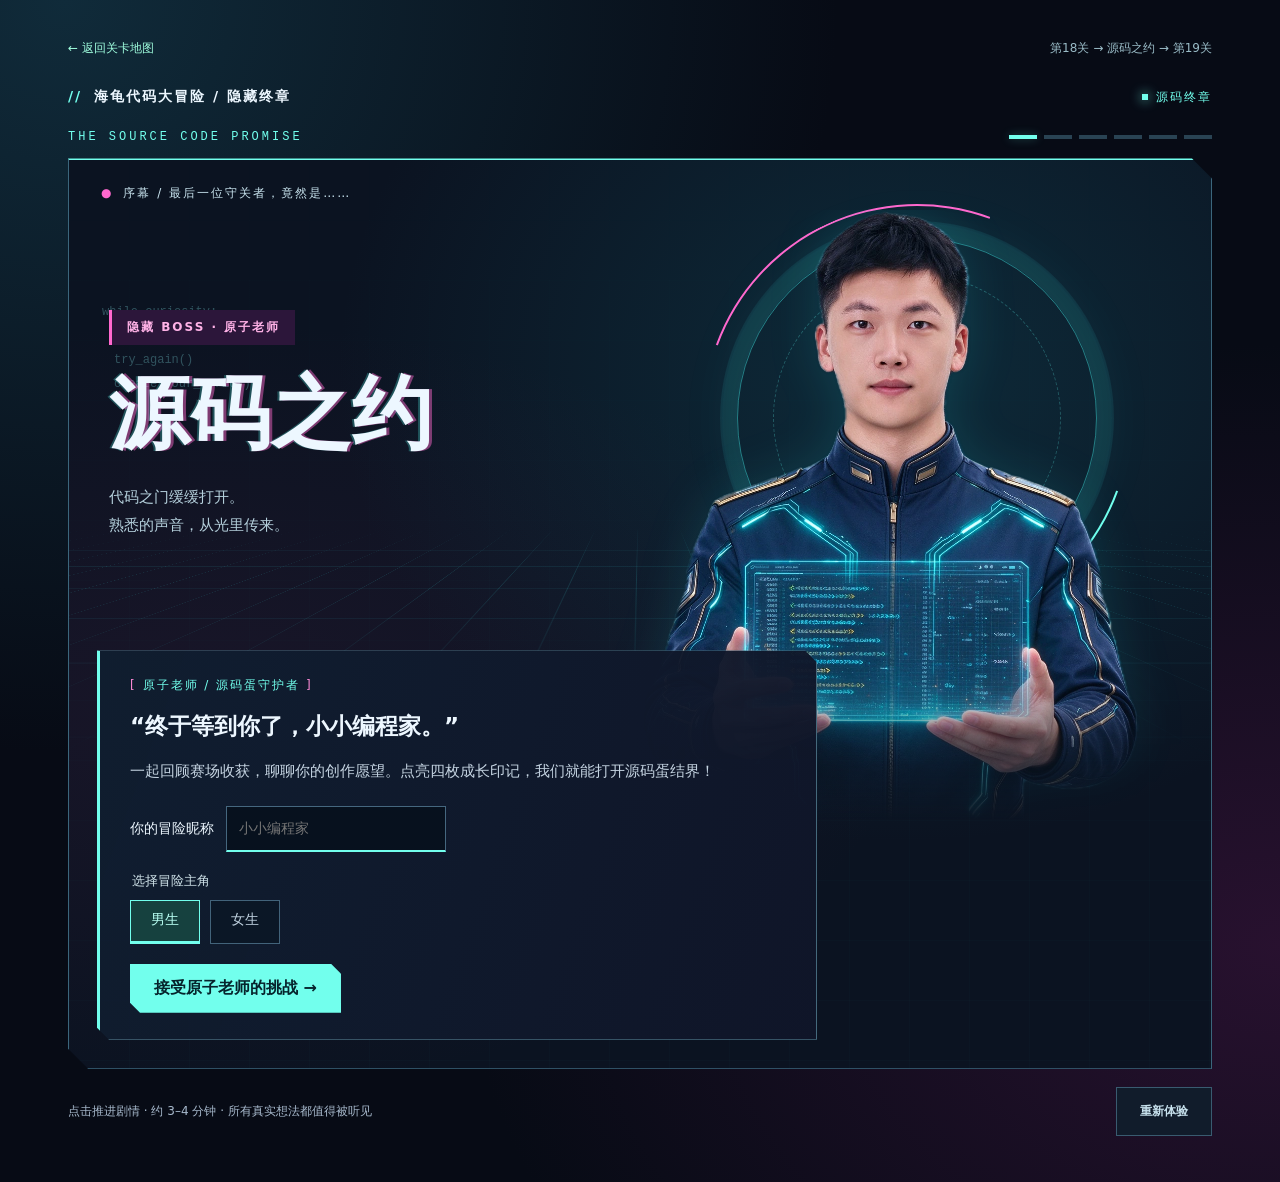
<file: atom-teacher/index.html>
<!doctype html>
<html lang="zh-CN">
<head>
<meta charset="UTF-8"><meta name="viewport" content="width=device-width,initial-scale=1">
<title>原子老师的源码之约</title>
<link rel="stylesheet" href="comic.css">
<style>
:root{color-scheme:dark;--gold:#72ffed;--mint:#72ffed;--pink:#ff68ce;--muted:#a7b9cc;--line:#2c4c68;--bg:#070b15;--panel:#101b2b}*{box-sizing:border-box}body{margin:0;background:radial-gradient(ellipse at 5% 0%,#102b3a 0,transparent 45%),radial-gradient(ellipse at 100% 80%,#28112f 0,transparent 45%),var(--bg);color:#edf7ff;font-family:system-ui,-apple-system,"PingFang SC",sans-serif;min-height:100vh}button,input{font:inherit}button{cursor:pointer;touch-action:manipulation}button:focus-visible,input:focus-visible{outline:3px solid var(--pink);outline-offset:4px}[hidden]{display:none!important}.shell{max-width:1200px;margin:auto;padding:28px}header{display:flex;justify-content:space-between;align-items:center;gap:16px;margin-bottom:24px}.brand{font-size:14px;font-weight:750;letter-spacing:2px}.brand:before{content:"//";color:var(--mint);margin-right:12px}.tag{font-family:monospace;color:var(--mint);font-size:12px;letter-spacing:2px;display:flex;align-items:center;gap:8px}.tag:before{content:"";width:6px;height:6px;background:var(--mint);box-shadow:0 0 12px var(--mint)}.topline{display:flex;justify-content:space-between;gap:12px;margin-bottom:14px}.eyebrow{font-family:monospace;font-size:12px;letter-spacing:3px;color:var(--mint)}.stage{position:relative;isolation:isolate;overflow:hidden;min-height:650px;border:1px solid #3b667c;border-top:2px solid var(--mint);background:radial-gradient(ellipse at 73% 23%,#125a6a55,transparent 48%),radial-gradient(ellipse at 12% 60%,#74245822,transparent 50%),#0b1321;box-shadow:0 25px 80px #0007,0 0 40px #24e5e809;clip-path:polygon(0 0,calc(100% - 20px) 0,100% 20px,100% 100%,20px 100%,0 calc(100% - 20px))}.stage:before{content:"";position:absolute;z-index:-1;inset:0;background:linear-gradient(90deg,#52fff708 1px,transparent 1px),linear-gradient(#52fff708 1px,transparent 1px);background-size:60px 60px;mask-image:linear-gradient(#0002,#0008)}.stage:after{content:"";position:absolute;z-index:-1;left:-30%;right:-30%;height:330px;top:255px;transform:perspective(250px) rotateX(60deg);background:linear-gradient(90deg,#43e7ec25 1px,transparent 1px),linear-gradient(#43e7ec25 1px,transparent 1px);background-size:65px 45px;mask-image:linear-gradient(transparent,#000,transparent);pointer-events:none}.chapter{position:relative;z-index:2;padding:25px 32px;color:#c9e4ef;font-size:12px;letter-spacing:2px}.chapter:before{content:"●";color:var(--pink);margin-right:10px}.portrait{position:absolute;z-index:0;top:58px;right:4%;width:54%;height:510px;object-fit:contain;object-position:center top;filter:drop-shadow(0 0 24px #1ff5ff20);mask-image:linear-gradient(#000 75%,transparent 100%);pointer-events:none}.halo{position:absolute;z-index:-1;top:78px;right:10%;width:360px;aspect-ratio:1;border:1px solid #45f4ee70;border-radius:50%;box-shadow:0 0 0 15px #41eeee06,0 0 0 17px #41eeee15,0 0 65px #42eeee13}.halo:before,.halo:after{content:"";position:absolute;inset:35px;border:1px dashed #5ae7e24d;border-radius:50%}.halo:after{inset:-35px;border:2px solid transparent;border-top-color:var(--pink);border-bottom-color:var(--mint);transform:rotate(-25deg)}.code-rain{position:absolute;z-index:-1;top:140px;left:33px;color:#6cbac061;line-height:2;font-size:12px;font-family:monospace}.intro-title{position:relative;z-index:1;margin:83px 0 80px 40px;max-width:470px;min-height:240px}h1{font-size:clamp(42px,6.4vw,80px);line-height:1.12;letter-spacing:1px;margin:24px 0;text-shadow:3px 0 #ff68ce77,-2px 0 #53fff544}.intro-title h1{max-width:440px}.intro-title p{font-size:15px;color:#b5d0dc;line-height:1.9;margin:18px 0;max-width:310px}.seal{display:inline-block;border-left:3px solid var(--pink);background:#2c163a;color:#ffb2e7;padding:9px 15px;font-size:12px;letter-spacing:2px;font-weight:650}.dialog{position:relative;z-index:3;margin:0 28px 28px;padding:26px 30px;background:linear-gradient(110deg,#101e30fa,#101629f5);border:1px solid #45697c;border-left:3px solid var(--mint);box-shadow:0 -10px 45px #0004;clip-path:polygon(0 0,calc(100% - 12px) 0,100% 12px,100% 100%,12px 100%,0 calc(100% - 12px))}.speaker{font-size:12px;color:var(--mint);letter-spacing:2px;margin-bottom:14px}.speaker:before{content:"[ ";color:#ff8bd8}.speaker:after{content:" ]";color:#ff8bd8}.dialog h2{font-size:23px;line-height:1.6;margin:0 0 12px}.dialog p{font-size:15px;line-height:1.9;color:#c5d4e2;margin:0}.primary,.secondary{min-height:46px;border-radius:0;padding:13px 23px;font-weight:700;border:1px solid transparent;transition:background .2s,box-shadow .2s}.primary{background:var(--mint);color:#06242c;clip-path:polygon(0 0,calc(100% - 10px) 0,100% 10px,100% 100%,10px 100%,0 calc(100% - 10px))}.primary:hover{background:#bbfff8;box-shadow:0 0 25px #72ffed33}.secondary{background:#111c2b;color:#c7e1ed;border-color:#395b70}.secondary:hover{background:#20344a}.dialog .primary{margin-top:20px}.name-row{display:flex;align-items:center;gap:12px;flex-wrap:wrap;margin-top:20px;font-size:14px}.name-row input{width:220px;max-width:100%;background:#07111e;border:1px solid #45677f;border-bottom:2px solid var(--mint);color:#fff;border-radius:0;padding:12px;min-height:46px}.bottom{display:flex;justify-content:space-between;align-items:center;gap:16px;margin:18px 0;color:var(--muted);font-size:12px;line-height:1.8}.bottom button{flex-shrink:0}.steps{display:flex;gap:7px;align-items:center}.dot{width:28px;height:4px;background:#294353}.dot.on{background:var(--mint);box-shadow:0 0 10px #72ffed44}.battle-head{position:relative;z-index:2;display:flex;align-items:start;justify-content:space-between;padding:0 32px;gap:14px}.boss-name{font-size:16px;font-weight:700}.hp{width:260px;max-width:100%;height:5px;background:#2d3d55;margin-top:12px;overflow:hidden}.hp span{display:block;height:100%;background:linear-gradient(90deg,var(--pink),var(--mint));transition:width .4s}.badges{display:flex;gap:8px;flex-wrap:wrap;justify-content:flex-end}.badge{font-size:12px;color:#9eb5c7;border:1px solid #365065;padding:7px 11px;background:#0a1421}.badge.earned{color:var(--mint);border-color:#4ec3be;background:#163838}.question-space{height:300px;position:relative}.panel-label{position:absolute;z-index:1;left:35px;bottom:50px;font-size:28px;max-width:40%;line-height:1.65;font-weight:750;letter-spacing:4px;color:#e6f8ff;text-shadow:2px 0 #ff68ce70}.choices{display:grid;gap:10px;margin-top:20px}.choice{text-align:left;min-height:50px;padding:14px 18px;background:#122237;color:#e1eef8;border:1px solid #405970;border-left:3px solid #6891a2;border-radius:0;line-height:1.6;font-size:15px;transition:background .2s,border-color .2s}.choice:hover:enabled{background:#19394a;border-color:var(--mint)}.choice.selected{border-color:var(--mint);background:#153d43;color:#b6fff5}.choice:disabled{cursor:default}.feedback{color:#a9fff0!important;margin-top:18px!important;padding-left:14px;border-left:2px solid var(--pink)}.feedback:empty{display:none}.reward{position:relative;text-align:center;padding:40px 25px}.reward h1{font-size:42px;letter-spacing:0;margin:22px 0}.reward .badges{justify-content:center}.egg{width:240px;height:240px;object-fit:contain;background:radial-gradient(#44ffff16,transparent 68%);filter:drop-shadow(0 0 25px #6bf5e837);margin:26px 0}.reward blockquote{max-width:580px;font-size:18px;line-height:1.9;color:#d6e5ef;margin:0 auto 26px}.reward p{line-height:1.8}.reward .actions{display:flex;justify-content:center;gap:12px;flex-wrap:wrap;margin-top:26px}.notice{font-size:13px;color:var(--muted);line-height:1.9;margin-top:20px}.card{position:relative;max-width:620px;margin:auto;padding:36px 26px;background:radial-gradient(ellipse at top right,#17344877,transparent 60%),#0b1424;border:1px solid #4b9aab;border-top:3px solid var(--mint);border-bottom:3px solid var(--pink);box-shadow:0 0 50px #4dfff208}.card:before{content:"";position:absolute;left:0;top:0;width:40px;border-top:5px solid var(--pink)}.card h2{font-size:27px;line-height:1.6;margin:20px 0}.card .egg{width:170px;height:170px;margin:15px 0}.card p{font-size:15px;line-height:1.8}.card .small{font-size:12px;color:#b5c7d6;line-height:1.9}.toolbar{display:flex;justify-content:center;gap:12px;margin-top:22px}.flash{animation:reveal .35s both}@keyframes reveal{from{opacity:0;transform:translateY(8px)}to{opacity:1;transform:translateY(0)}}
@media(min-width:1000px){.stage[data-scene="intro"] .dialog{max-width:720px}.stage[data-scene="intro"] .portrait{height:610px;width:56%;right:0;top:50px}.stage[data-scene="intro"] .intro-title{margin-bottom:100px}}
@media(max-width:650px){.shell{padding:16px 12px}header{gap:8px;margin-bottom:20px}.brand{font-size:11px;letter-spacing:1px}.brand:before{margin-right:6px}.tag{font-size:10px;letter-spacing:1px}.eyebrow{font-size:10px;letter-spacing:1.5px}.dot{width:17px}.chapter{padding:22px 18px;font-size:10px;letter-spacing:1px}.stage{min-height:650px}.portrait{height:390px;width:93%;right:-15%;top:77px;opacity:.94}.halo{width:250px;right:-20px;top:115px}.code-rain{left:18px;top:105px;font-size:10px}.intro-title{margin:95px 0 0 20px;min-height:285px;max-width:46%}.intro-title h1{font-size:44px;max-width:125px;margin:20px 0}.intro-title p{font-size:12px;line-height:1.8;max-width:135px}.seal{font-size:10px;letter-spacing:0;padding:7px 9px;white-space:nowrap}.dialog{margin:0 12px 20px;padding:22px 18px}.dialog h2{font-size:19px}.dialog p{font-size:14px}.speaker{font-size:11px;line-height:1.7;letter-spacing:1px}.name-row{gap:9px;font-size:13px}.name-row input{width:100%}.dialog .primary{width:100%;font-size:14px;padding:14px 10px}.battle-head{padding:0 18px;gap:10px}.boss-name{font-size:13px;line-height:1.6}.hp{width:150px}.battle-head .badges{max-width:115px;gap:5px}.badge{font-size:10px;padding:5px 7px}.question-space{height:285px}.panel-label{left:22px;bottom:80px;font-size:21px;max-width:32%;letter-spacing:2px}.stage[data-scene="question"] .portrait{top:135px;height:340px;right:-15%}.choice{font-size:14px;padding:13px 12px;min-height:48px}.reward{padding:30px 14px}.reward h1{font-size:30px}.reward blockquote{font-size:16px}.egg{width:210px;height:210px}.card{padding:28px 16px}.card h2{font-size:20px}.card .badges{gap:5px}.card .badge{font-size:10px}.card p{font-size:14px}.bottom{font-size:11px;gap:10px;align-items:flex-start}.bottom button{font-size:12px;padding:8px 12px}.reward .eyebrow{line-height:1.8}.stage:after{top:225px}}
@media(prefers-reduced-motion:reduce){*,*:before,*:after{animation:none!important;transition:none!important}}
@media print{header,.topline,.bottom,.toolbar,.actions,.notice{display:none!important}.stage{border:0;clip-path:none;box-shadow:none}.card{break-inside:avoid}}
.question-hint{color:var(--muted)!important;font-size:12px!important}.skip{display:block;margin-top:16px;background:transparent;border:0;color:#b9ccd8;text-decoration:underline;text-underline-offset:4px;min-height:44px;padding:8px 0;font-size:12px}.skip:disabled{cursor:default;color:#8da4b7}.other-form{margin-top:18px;padding:16px;border:1px solid #45677f;background:#0c1726}.other-form label{display:block;font-size:14px;color:#dcf4ff;margin-bottom:10px}.other-form textarea{display:block;resize:vertical;width:100%;min-height:95px;background:#06101d;border:1px solid #608399;color:#effaff;padding:12px;font:inherit;line-height:1.7;border-radius:0}.other-form button{margin-top:10px}.field-error{color:#ffb5db!important}.field-error:empty{display:none}.result-grid{display:grid;grid-template-columns:1fr 1fr;gap:12px;margin-top:14px;border-block:1px solid #365065}.card strong{overflow-wrap:anywhere}.card .badges{gap:6px}@media(max-width:650px){.battle-head .badges{max-width:126px}.badge{font-size:10px;padding:5px 6px}.card .badges{display:grid;grid-template-columns:repeat(2,max-content)}.steps{gap:5px}.dot{width:15px}}
</style>
<link rel="stylesheet" href="keepsake.css">
</head>
<body>
<main class="shell">
<nav class="adventure-nav" aria-label="冒险路线"><a href="../">← 返回关卡地图</a><span>第18关 → 源码之约 → 第19关</span></nav>
<header><div class="brand">海龟代码大冒险 / 隐藏终章</div><span class="tag">源码终章</span></header>
<div class="topline"><span class="eyebrow">THE SOURCE CODE PROMISE</span><div class="steps" aria-label="剧情进度"></div></div>
<section id="stage" class="stage" aria-label="原子老师的源码之约"></section>
<div class="bottom"><span>点击推进剧情 · 约 3–4 分钟 · 所有真实想法都值得被听见</span><button id="restart" class="secondary" >重新体验</button></div>
</main>
<script src="assets/manga/frames.js"></script>
<script src="painted-scenes.js"></script>
<script src="comic.js"></script>
<script src="quest.js"></script>
</body>
</html>
</file>
<file: atom-teacher/comic.css>
.is-cinematic .portrait,.is-cinematic .halo,.is-cinematic .code-rain{opacity:.12}.is-cinematic .question-space{height:auto;min-height:0;margin:24px 28px}.comic{position:relative;isolation:isolate;background:radial-gradient(ellipse at 70% 35%,#0c3949,#091321 75%);border:1px solid #4dc9ce;box-shadow:0 0 35px #00fff00d;color:#72ffed}.comic-top{display:flex;justify-content:space-between;align-items:center;gap:12px;padding:15px 20px;border-bottom:1px solid #285266}.comic-top span{font:11px monospace;letter-spacing:2px;color:#9bbdcb}.comic-top strong{font-size:15px}.comic-canvas{position:relative;max-width:760px;margin:auto}.comic-art{display:block;width:100%;max-height:280px;overflow:visible}.comic-art text{font:15px system-ui;fill:#c9fbff;stroke:none}.comic-art .ground,.comic-art .track,.comic-art .finish-line,.comic-art .podium>path,.comic-art .stairs,.comic-art .platforms,.comic-art .processor,.comic-art .task-sheets,.comic-art .done-folder,.comic-art .flow,.comic-art .robot,.comic-art .verified,.comic-art .ai-link,.comic-art .blueprint,.comic-art .portal-ring,.comic-art .map-sheet,.comic-art .speech-bubbles,.comic-art .gateway,.comic-art .rank-beacon{fill:none;stroke:currentColor;stroke-width:3;stroke-linejoin:round}.comic-art .track{opacity:.25;stroke-dasharray:8 10}.comic-art .finish-line{stroke:var(--pink);stroke-dasharray:8 5}.comic .stick{filter:drop-shadow(0 0 6px #72ffed55)}.comic .podium,.comic .rank-beacon,.comic .game-score,.comic .verified,.comic .done-folder{opacity:0}.comic[data-phase="2"] .podium,.comic[data-phase="2"] .rank-beacon,.comic[data-phase="2"] .game-score,.comic[data-phase="2"] .verified,.comic[data-phase="2"] .done-folder{opacity:1}.comic .trophy{color:#ffe29a}.comic[data-phase="2"] .race-runner,.comic[data-phase="2"] .race-rivals{opacity:0}.comic[data-phase="2"] .finish-line{opacity:.2}.comic[data-phase="1"] .runner .arm,.comic[data-phase="1"] .runner .leg{transform-origin:0 -30px;animation:stick-stride .25s alternate 12}.comic[data-phase="1"] .runner .right{animation-direction:alternate-reverse}.comic[data-phase="1"] .race-runner{animation:race-sprint 3.3s ease-in forwards}.comic[data-phase="1"] .race-rivals{transform:translateX(35px);transition:transform 3s}.comic .climber,.comic .game-player,.comic .portal-walker{transition:transform .8s}.comic[data-phase="1"] .climber{animation:climb-stairs 3.3s ease-in-out forwards}.comic[data-phase="2"] .climber{transform:translate(350px,-145px)}.rank-dots{display:grid;grid-template-columns:repeat(20,1fr);gap:4px;margin:0 auto 12px;max-width:400px;padding:0 15px}.rank-dots i{aspect-ratio:1;background:#273f50;border-radius:50%}.rank-dots .lit{background:var(--pink)}.comic[data-phase="0"] .rank-dots .lit{background:#273f50}.comic[data-phase="1"] .game-player{animation:game-hop 3.3s ease-in-out forwards}.comic[data-phase="2"] .game-player{transform:translate(465px,-120px)}.comic[data-phase="2"] .coins{opacity:.15}.comic .coins{color:#ffe29a}.comic[data-phase="1"] .task-sheets{animation:process-sheets 3s forwards}.comic[data-phase="2"] .task-sheets{opacity:.15;transform:translateX(130px)}.comic[data-phase="1"] .processor{animation:processor-pulse .5s alternate 6}.comic[data-phase="1"] .ai-link{stroke-dashoffset:-100;transition:stroke-dashoffset 3s}.comic .robot{color:#ff9be3}.comic[data-phase="1"] .robot{animation:bot-nod .7s alternate 4}.comic[data-phase="0"] .blueprint{opacity:.25}.comic[data-phase="1"] .blueprint{animation:blueprint-reveal 3s forwards}.comic-wish{max-width:80%;margin:0 auto 14px;font-size:14px;line-height:1.8;text-align:center;overflow-wrap:anywhere;color:#d7faff}.comic .portal-ring{color:#ff8ddd;transform-origin:465px 125px}.comic[data-phase="0"] .portal-ring{transform:scale(.2);opacity:.3}.comic[data-phase="1"] .portal-ring{animation:portal-open 1.2s forwards}.comic[data-phase="1"] .portal-walker{animation:portal-walk 3.3s forwards}.comic[data-phase="2"] .portal-walker{transform:translateX(300px)}.comic[data-phase="0"] .map-sheet{transform:translateX(200px) scaleX(.2);opacity:.3}.comic[data-phase="1"] .map-sheet{animation:unfold-map 1.2s forwards}.comic .map-route{stroke:var(--pink)}.comic[data-phase="0"] .speech-bubbles{opacity:0}.comic[data-phase="1"] .speech-bubbles{animation:blueprint-reveal 2s forwards}.comic .family-child{color:var(--pink)}.comic[data-phase="1"] .walker{animation:bot-nod 1s alternate 3}.comic-caption{min-height:68px;display:flex;align-items:center;justify-content:center;text-align:center;padding:12px 24px;font-size:17px;line-height:1.8;color:#e2faff;background:#0a1627;border-top:1px solid #26465b}.comic-bottom{display:flex;gap:12px;justify-content:space-between;align-items:center;padding:10px 16px}.comic-note{font-size:11px;color:#a3bbcc;line-height:1.7}.comic-bottom button{min-height:44px;padding:8px 12px;background:#142e3e;color:#bafdf4;border:1px solid #3c8592;font-size:12px;white-space:nowrap}.is-cinematic .choices,.is-cinematic .skip,.is-cinematic .other-form{display:none}.is-cinematic .dialog h2{font-size:16px;color:#a6c8d4}.is-cinematic .dialog{margin-top:0}.is-cinematic #feedback{font-size:16px}.is-cinematic #next{min-width:250px}.comic-art .flow{stroke:var(--pink)}
@keyframes stick-stride{from{transform:rotate(-22deg)}to{transform:rotate(22deg)}}@keyframes race-sprint{0%{transform:translateX(0)}75%{transform:translateX(400px)}100%{transform:translateX(455px)}}@keyframes climb-stairs{0%{transform:translate(0,0)}25%{transform:translate(125px,-35px)}50%{transform:translate(230px,-75px)}75%{transform:translate(335px,-110px)}100%{transform:translate(350px,-145px)}}@keyframes game-hop{0%{transform:translate(0,0)}25%{transform:translate(160px,-95px)}33%{transform:translate(160px,-40px)}60%{transform:translate(320px,-140px)}70%{transform:translate(320px,-80px)}90%{transform:translate(465px,-165px)}100%{transform:translate(465px,-120px)}}@keyframes process-sheets{0%{transform:translateX(0)}75%{transform:translateX(130px);opacity:.7}100%{transform:translateX(200px);opacity:0}}@keyframes processor-pulse{from{color:#72ffed}to{color:#ff8ddd}}@keyframes bot-nod{from{transform:translateY(0)}to{transform:translateY(-8px)}}@keyframes blueprint-reveal{from{opacity:.15}to{opacity:1}}@keyframes portal-open{from{transform:scale(.2)}to{transform:scale(1)}}@keyframes portal-walk{0%,20%{transform:translateX(0)}100%{transform:translateX(300px)}}@keyframes unfold-map{from{transform:translateX(200px) scaleX(.2);opacity:.3}to{transform:translateX(0) scaleX(1);opacity:1}}
@media(max-width:650px){.is-cinematic .question-space{margin:18px 12px}.comic-top{padding:12px;gap:8px;flex-direction:column;align-items:flex-start}.comic-top strong{font-size:14px}.comic-caption{font-size:14px;min-height:86px;padding:12px 16px}.comic-bottom{align-items:flex-start;padding:8px 10px;gap:8px}.comic-note{font-size:10px;max-width:66%}.comic-art{min-height:160px}.comic-wish{font-size:13px}.rank-dots{max-width:280px;gap:3px}.is-cinematic .dialog h2{font-size:15px}.is-cinematic #next{min-width:0}}
.comic[data-type="race"][data-answer="1"] .trophy{color:#cce9ff}.comic[data-type="race"][data-answer="2"] .trophy{color:#e8aa7a}.champion .arm{transform-origin:0 -39px}.champion .arm.left{transform:rotate(80deg)}.champion .arm.right{transform:rotate(-80deg)}
@media(max-width:650px){.battle-head .badges{max-width:none;display:grid;grid-template-columns:repeat(2,max-content);gap:5px}.is-cinematic .battle-head .boss-name{max-width:145px}}
.is-painted .comic-canvas{max-width:none}.manga-panel{position:relative;aspect-ratio:16/9;overflow:hidden;background:#07111e}.manga-shot{position:absolute;width:100%;height:100%;inset:0;object-fit:cover;object-position:50% 48%;opacity:0;transform:scale(1.04);transition:opacity .55s;will-change:transform,opacity}.comic[data-phase="0"] .shot-0{opacity:1;animation:manga-establish 2.7s ease-out forwards}.comic[data-phase="1"] .shot-1{opacity:1;animation:manga-sprint 3.7s ease-out forwards;object-position:50% 58%}.comic[data-phase="2"] .shot-2{opacity:1;filter:brightness(.48) saturate(.8);transform:scale(1.1)}.manga-vignette{position:absolute;inset:0;background:linear-gradient(0deg,#06101aba,transparent 45%),linear-gradient(90deg,#06101a44,transparent 50%);pointer-events:none}.manga-scale{position:absolute;left:6%;top:15%;display:flex;flex-direction:column;gap:10px;color:#edffff;transition:opacity .3s;text-shadow:0 2px 20px #04161f}.manga-scale strong{font:700 clamp(36px,7vw,80px)/1 monospace;letter-spacing:-4px}.manga-scale strong span{font-size:.55em;color:#8affef;margin-left:4px}.manga-scale>span{font-size:14px;letter-spacing:3px;color:#bcfff2}.comic:not([data-phase="0"]) .manga-scale{opacity:0}.manga-film-label{position:absolute;left:5%;bottom:7%;color:#d4f5ff;font-size:12px;letter-spacing:3px}.manga-speed{position:absolute;inset:0;opacity:0;pointer-events:none;background:repeating-linear-gradient(158deg,transparent 0 55px,#9dffef26 56px 57px,transparent 58px 140px);mask-image:linear-gradient(90deg,#000,transparent 55%)}.comic[data-phase="1"] .manga-speed{opacity:.6;animation:manga-streak .5s linear 7}.manga-mentor{position:absolute;right:4%;bottom:-5%;height:97%;width:48%;object-fit:contain;object-position:center bottom;opacity:0;transform:translateX(35px);filter:drop-shadow(0 0 22px #46f4e54d);transition:opacity .7s,transform .7s}.manga-award{position:absolute;top:30%;left:7%;width:45%;display:flex;gap:16px;flex-direction:column;opacity:0;transform:translateY(15px);transition:opacity .7s,transform .7s;text-shadow:0 4px 25px #000}.manga-award>span{font-size:16px;color:#a4fff2;letter-spacing:4px}.manga-award strong{font-size:clamp(40px,6vw,78px);line-height:1.2;color:#ffe6a0;letter-spacing:8px}.manga-award p{font-size:14px;color:#d7ebf2;margin:0;line-height:1.8}.comic[data-phase="2"] .manga-mentor,.comic[data-phase="2"] .manga-award{opacity:1;transform:translate(0)}.comic[data-answer="1"] .manga-award strong{color:#d2eeff}.comic[data-answer="2"] .manga-award strong{color:#efc39d}.manga-celebration{position:absolute;inset:0;overflow:hidden;pointer-events:none;opacity:0}.comic[data-phase="2"] .manga-celebration{opacity:1}.manga-celebration i{position:absolute;left:calc(var(--i)*6.5%);top:-5%;width:5px;height:12px;background:#a0ffee;transform:rotate(35deg)}.manga-celebration i:nth-child(2n){background:#ff91dc}.manga-celebration i:nth-child(3n){background:#ffe29f}.comic[data-phase="2"] .manga-celebration i{animation:manga-confetti 2.4s calc(var(--i)*.07s) ease-out both}@keyframes manga-establish{from{transform:scale(1.03) translateY(0)}to{transform:scale(1.12) translateY(1%)}}@keyframes manga-sprint{from{transform:scale(1.1) translateX(-2%)}to{transform:scale(1.2) translateX(2%)}}@keyframes manga-streak{from{transform:translateX(-8%)}to{transform:translateX(8%)}}@keyframes manga-confetti{from{transform:translateY(0) rotate(0);opacity:1}to{transform:translateY(520px) rotate(280deg);opacity:0}}
@media(max-width:650px){.manga-panel{aspect-ratio:4/3}.manga-shot{object-position:52% 50%}.comic[data-phase="1"] .shot-1{object-position:39% 55%}.manga-scale{left:7%;top:12%;gap:8px}.manga-scale strong{font-size:40px;letter-spacing:-2px}.manga-scale>span{font-size:10px;letter-spacing:1px}.manga-film-label{font-size:10px;letter-spacing:1px;bottom:7%}.manga-award{left:6%;top:25%;width:47%;gap:12px}.manga-award>span{font-size:10px;letter-spacing:1px}.manga-award strong{font-size:33px;letter-spacing:3px}.manga-award p{font-size:11px;max-width:120px}.manga-mentor{height:88%;width:64%;right:-6%}}
.manga-kicker{position:absolute;left:6%;top:11%;display:flex;flex-direction:column;gap:12px;color:#e5ffff;text-shadow:0 2px 20px #04161f;max-width:75%;transition:opacity .3s}.manga-kicker span{font-size:12px;letter-spacing:4px;color:#b8fff0}.manga-kicker strong{font-size:clamp(20px,3vw,36px);line-height:1.5}.comic:not([data-phase="0"]) .manga-kicker{opacity:0}.manga-panel:not([data-kind="race"]) .manga-award strong{color:#bafff3}.manga-panel[data-kind="rank"] .shot-2{filter:brightness(.65) saturate(.9)}.manga-panel[data-kind="rank"] .shot-0{object-position:40% 45%}.manga-panel[data-kind="rank"] .shot-1{object-position:48% 53%}.manga-panel[data-kind="rank"] .shot-2{object-position:40% 50%}.manga-panel[data-kind="game"] .shot-1{object-position:50% 55%}
@media(max-width:650px){.manga-kicker{top:8%;gap:7px;max-width:88%}.manga-kicker span{font-size:10px;letter-spacing:2px}.manga-kicker strong{font-size:16px}.manga-panel[data-kind="rank"] .manga-award strong{font-size:29px;letter-spacing:1px}.manga-panel[data-kind="rank"] .shot-0{object-position:35% 45%}.manga-panel[data-kind="game"] .manga-award strong{font-size:29px;letter-spacing:1px}}
@media(prefers-reduced-motion:reduce){.comic *{animation:none!important;transition:none!important}.comic[data-phase="2"] .manga-celebration{opacity:0}}
/* Final question: three distinct holographic sequences, followed by the teacher. */
.promise-panel{background:#06101f}.promise-backdrop{position:absolute;inset:0;width:100%;height:100%;object-fit:cover;filter:brightness(.42) saturate(.85);transform:scale(1.05);transition:transform 6s}.comic[data-phase="1"] .promise-backdrop{transform:scale(1.14)}.promise-heading{position:absolute;left:6%;top:8%;display:grid;gap:12px;transition:opacity .5s}.promise-heading span{font-size:12px;letter-spacing:3px;color:#99ece8}.promise-heading strong{font-size:clamp(20px,3vw,34px);color:#e4fffc}.promise-effect{position:absolute;inset:22% 7% 8%;transition:opacity .7s,transform .7s}.comic[data-phase="2"] .promise-effect,.comic[data-phase="2"] .promise-heading{opacity:0;transform:translateY(-15px);pointer-events:none}.promise-portal{position:absolute;left:33%;top:0;width:34%;height:100%;display:grid;place-items:center;transform:scale(.25);opacity:.3;transition:transform 2s,opacity 1s}.promise-portal i{position:absolute;inset:0;border:4px solid #70fff1;border-radius:48%;box-shadow:0 0 25px #49ffee,inset 0 0 35px #44ffee;background:radial-gradient(ellipse,#ceffff55,#00bfff22 40%,#03274088 70%)}.promise-portal i:nth-child(2){inset:-8%;border:2px dashed #ff79d7;background:none;box-shadow:none;animation:promise-spin 12s linear infinite}.promise-portal i:nth-child(3){inset:10%;border:1px solid white;background:none}.promise-portal span{z-index:1;text-align:center;line-height:2;letter-spacing:4px;color:#edffff;font:700 clamp(10px,2vw,23px)/2 monospace;text-shadow:0 0 20px cyan}.comic[data-phase="1"] .promise-portal{transform:scale(1);opacity:1}.promise-map{position:absolute;inset:4% 5%;border:1px solid #59ffdc66;background:linear-gradient(#41f7e510 1px,transparent 1px),linear-gradient(90deg,#41f7e510 1px,transparent 1px),#051b2ccc;background-size:30px 30px;transform:perspective(700px) rotateX(45deg) scale(.65);opacity:.35;transition:transform 2s,opacity 1s;box-shadow:0 0 30px #37ffde33}.comic[data-phase="1"] .promise-map{transform:perspective(700px) rotateX(8deg) scale(1);opacity:1}.promise-map svg{width:100%;height:100%;overflow:visible;fill:#cafff1;stroke:#7affdf;stroke-width:4;filter:drop-shadow(0 0 6px #48ffe6)}.promise-map path{fill:none;stroke-dasharray:800;stroke-dashoffset:800;transition:stroke-dashoffset 2.5s}.comic[data-phase="1"] .promise-map path{stroke-dashoffset:0}.promise-map span{position:absolute;color:#f0ffff;font-size:clamp(10px,1.5vw,18px);background:#092534dd;padding:8px;border:1px solid #479b9b}.promise-map span:nth-of-type(1){left:7%;bottom:5%}.promise-map span:nth-of-type(2){left:32%;top:9%}.promise-map span:nth-of-type(3){right:3%;top:38%}.promise-family{position:absolute;inset:0;display:flex;align-items:center;justify-content:center;gap:4%}.family-orbit{position:absolute;left:10%;right:10%;bottom:0;height:35%;border:2px solid #ffcfa399;border-radius:50%;background:#ffbb7d11;box-shadow:0 0 50px #ffb37944}.family-thought{z-index:1;display:grid;gap:18px;text-align:center;width:27%;padding:8% 12px;background:linear-gradient(140deg,#382944ee,#13283fe8);border:1px solid #ffbc9699;box-shadow:0 0 25px #ffcc9222;opacity:.2;transform:translateY(35px);transition:transform 1s,opacity 1s}.family-thought b{color:#ffe4bf;font-size:clamp(13px,2.3vw,27px)}.family-thought span{color:#d5e9ee;font-size:clamp(10px,1.4vw,16px)}.comic[data-phase="1"] .family-thought{opacity:1;transform:translateY(0)}.family-thought:nth-child(3){transition-delay:.4s}.family-thought:nth-child(4){transition-delay:.8s}.promise-panel .manga-award strong{font-size:clamp(34px,5vw,66px);letter-spacing:3px}.stage[data-scene="question"][data-round="3"]:not(.is-cinematic) .portrait{animation:promise-teacher-in 1.2s both}.promise-panel .manga-mentor{transition-duration:1s}.is-cinematic .portrait{visibility:hidden}@keyframes promise-spin{to{transform:rotate(360deg)}}@keyframes promise-teacher-in{from{opacity:0;transform:translateX(45px)}to{opacity:1;transform:translateX(0)}}
@media(max-width:650px){.promise-panel{aspect-ratio:1/1}.promise-heading{top:9%;gap:9px}.promise-heading span{font-size:10px;letter-spacing:1px}.promise-heading strong{font-size:18px}.promise-effect{inset:28% 5% 10%}.promise-panel .manga-award{top:25%;width:46%}.promise-panel .manga-award strong{font-size:28px;letter-spacing:1px}.family-thought{gap:12px;padding:14% 5px}.promise-portal{width:45%;left:27.5%}.promise-map span{padding:5px;font-size:10px}.promise-panel .manga-mentor{height:83%}}
@media(prefers-reduced-motion:reduce){.promise-panel *,.stage[data-round="3"] .portrait{animation:none!important;transition:none!important}.promise-panel .promise-backdrop{transform:none}}
.pending-girl{display:flex;align-items:center;padding:8%;background:radial-gradient(ellipse at 80% 30%,#262c58,#061523 70%)}.pending-grid{position:absolute;inset:0;background:linear-gradient(90deg,#75ffea0b 1px,transparent 1px),linear-gradient(#75ffea0b 1px,transparent 1px);background-size:35px 35px}.pending-copy{position:relative;max-width:65%;z-index:1}.pending-copy>span{font-size:12px;color:#93d0cf;letter-spacing:2px}.pending-copy strong{display:block;font-size:clamp(20px,3vw,34px);margin:20px 0;color:#d1fff0}.pending-copy p{font-size:13px;line-height:1.9;color:#b7cbd8;margin:6px 0}.pending-girl .manga-mentor{width:42%;opacity:.5}.comic[data-phase="2"] .pending-girl .manga-mentor{opacity:1}@media(max-width:650px){.pending-girl{aspect-ratio:1/1}.pending-copy{max-width:70%}.pending-copy>span{font-size:10px}.pending-copy p{font-size:11px}.pending-copy strong{font-size:22px}}
/* Highlight video overlay: real short clip for first-prize / top-10% only. */
.highlight-overlay{position:absolute;inset:0;z-index:30;display:flex;align-items:center;justify-content:center;background:radial-gradient(ellipse at center,#0a1a2e 0%,#000 100%)}
.highlight-frame{position:relative;height:100%;aspect-ratio:9/16;max-width:100%;overflow:hidden}
.highlight-frame video{position:absolute;inset:0;width:100%;height:100%;object-fit:cover;display:block}
.highlight-top{position:absolute;top:14px;left:0;right:0;z-index:2;display:flex;justify-content:space-between;gap:12px;padding:0 18px;font-size:11px;letter-spacing:2px;color:#9dfff2;pointer-events:none}
.highlight-top strong{color:#e8ffff;font-size:13px;letter-spacing:1px;font-weight:700}
.highlight-lines{position:absolute;inset:0;z-index:2;display:flex;flex-direction:column;justify-content:center;align-items:center;gap:14px;padding:0 22px;text-align:center;pointer-events:none}
.hl-line{margin:0;font-weight:900;color:#fff;font-size:clamp(20px,3.2vw,32px);line-height:1.35;letter-spacing:2px;text-shadow:0 0 18px #000,0 2px 10px #000,0 0 30px #72ffed88;opacity:0;transform:translateY(16px) scale(.96)}
.hl-line.hl-0{animation:hl-pop 1.3s .35s ease-out forwards}
.hl-line.hl-1{animation:hl-pop 1.3s 1.85s ease-out forwards}
.hl-line.hl-2{animation:hl-pop 1.3s 3.35s ease-out forwards;color:#ffe6a0;text-shadow:0 0 18px #000,0 2px 10px #000,0 0 30px #ffcc4d88}
.highlight-skip{position:absolute;bottom:22px;left:50%;transform:translateX(-50%);z-index:3;min-height:44px;padding:12px 26px;background:#72ffed;color:#06242c;border:0;font-weight:800;font-size:14px;cursor:pointer;clip-path:polygon(0 0,calc(100% - 10px) 0,100% 10px,100% 100%,10px 100%,0 calc(100% - 10px))}
.highlight-skip:hover{background:#bbfff8}
@keyframes hl-pop{0%{opacity:0;transform:translateY(16px) scale(.96)}18%{opacity:1;transform:translateY(0) scale(1)}82%{opacity:1}100%{opacity:0;transform:translateY(-8px) scale(1.02)}}
@media(max-width:650px){.hl-line{font-size:19px;letter-spacing:1px;gap:10px}.highlight-skip{bottom:16px;padding:10px 20px;font-size:13px}}
@media(prefers-reduced-motion:reduce){.hl-line{animation:none;opacity:1;transform:none}}
/* Crop two new keyframes that have minor artifacts (bottom gibberish / extra figure). */
.manga-panel[data-kind="software"] .shot-1{object-position:50% 42%}
.manga-panel[data-kind="ai"] .shot-1{object-position:32% 50%}
</file>
<file: atom-teacher/keepsake.css>
.gender-picker{border:0;padding:0;margin:20px 0 0;display:flex;gap:10px;flex-wrap:wrap}.gender-picker legend{font-size:13px;color:#d1e4eb;margin-bottom:10px}.gender-picker label{position:relative;cursor:pointer}.gender-picker input{position:absolute;opacity:0;width:1px;height:1px}.gender-picker span{display:block;border:1px solid #42637a;background:#0b1726;padding:10px 20px;min-height:44px;font-size:14px;color:#bed0de;transition:background .2s,border-color .2s}.gender-picker input:checked+span{background:#16413f;border-color:#72ffed;color:#b8fff3;box-shadow:inset 0 -2px #72ffed}.gender-picker input:focus-visible+span{outline:3px solid #ff68ce;outline-offset:3px}
.card-page{padding:30px 24px}.keepsake{--paper:#c4fff2;max-width:660px;text-align:left;padding:30px!important;border:1px solid #73b9ba;border-top:3px solid #a0ffdf;border-bottom:3px solid #e3c18c;isolation:isolate;overflow:hidden;background:radial-gradient(ellipse at 100% 16%,#1c596f77,transparent 46%),radial-gradient(ellipse at 0 80%,#38255766,transparent 45%),#0a1825;box-shadow:0 22px 60px #0005;color:#e5f7f6}.keepsake:before{inset:10px;z-index:-1;width:auto;border:1px solid #6b9c9a33;pointer-events:none}.keepsake:after{content:"";position:absolute;inset:0;z-index:-2;background:linear-gradient(90deg,#80ffdb05 1px,transparent 1px),linear-gradient(#80ffdb05 1px,transparent 1px);background-size:32px 32px}.keepsake-top{display:flex;justify-content:space-between;align-items:center;gap:10px;padding-bottom:20px;border-bottom:1px solid #729c9a40;font:10px/1.7 monospace;letter-spacing:2px;color:#9fc6c4}.keepsake-top span:last-child{color:#ddc28f;letter-spacing:1px}.keepsake-title{position:relative;padding:24px 90px 16px 0}.keepsake-kicker{color:#9cc2c7;font-size:11px;letter-spacing:3px}.keepsake .keepsake-title h2{font-size:42px;line-height:1.25;letter-spacing:6px;margin:12px 0 0;color:#d4fff0;font-weight:800}.keepsake-title h2>span{display:block;font-size:12px;letter-spacing:7px;color:#d8c59d;margin-top:12px;font-weight:500}.completion-seal{position:absolute;right:0;top:30px;width:80px;height:80px;border:1px solid #ddc58a99;border-radius:50%;display:flex;flex-direction:column;align-items:center;justify-content:center;gap:7px;outline:1px solid #ddc58a33;outline-offset:5px;transform:rotate(8deg);color:#e6d1a3;background:#cab07e0a}.completion-seal strong{font:700 20px monospace}.completion-seal span{font-size:9px;letter-spacing:1px}.keepsake-hero{display:grid;grid-template-columns:1.1fr 1fr;align-items:center;gap:8px;min-height:210px}.explorer-label{font-size:10px;letter-spacing:2px;color:#90bcbf}.explorer h3{font-size:32px;line-height:1.35;margin:10px 0;overflow-wrap:anywhere;color:#fff4de;letter-spacing:1px}.explorer-identity{font-size:10px;letter-spacing:2px;color:#a0ffdf}.keepsake .explorer p{font-size:12px;color:#a3c1c8;line-height:1.8;margin:12px 0}.egg-showcase{position:relative;display:flex;align-items:center;justify-content:center;flex-direction:column;min-height:210px;isolation:isolate}.egg-showcase .egg{width:180px;height:180px;margin:0;filter:drop-shadow(0 0 25px #82ffcd55);z-index:1}.egg-showcase>span{font-size:10px;letter-spacing:3px;color:#e2d0a3;margin-top:4px}.egg-orbit{position:absolute;width:170px;height:170px;border-radius:50%;border:1px solid #8ae6d24d;background:radial-gradient(#87ffd422,transparent 68%);box-shadow:0 0 0 12px #a1ffdb04,0 0 0 13px #a1ffdb20;z-index:-1;top:10px}.egg-orbit:before{content:"✦";position:absolute;right:2px;top:18px;color:#f7d9a5;font-size:15px}.keepsake-badges{display:grid;grid-template-columns:repeat(4,1fr);margin:16px 0 22px;border:1px solid #4c8b8670;background:#0b292c66}.keepsake-badges>div{text-align:center;padding:13px 4px;position:relative}.keepsake-badges>div+div{border-left:1px solid #4c8b8644}.keepsake-badges span{position:absolute;left:6px;top:5px;font:8px monospace;color:#688c8b}.keepsake-badges b{display:block;color:#baffdf;font-size:21px;font-weight:400;margin-bottom:4px;text-shadow:0 0 14px #76ffcc66}.keepsake-badges strong{display:block;font-size:10px;letter-spacing:1px;font-weight:500;color:#bde8dd}.keepsake-records{display:grid;grid-template-columns:1fr 1fr;gap:16px}.keepsake-records>div{padding:2px 0 14px;border-bottom:1px solid #65918f55}.keepsake-records span,.keepsake-wish>span,.keepsake-future>span{display:block;color:#8fb4bb;font-size:10px;letter-spacing:1px}.keepsake-records strong{display:block;font-size:22px;color:#e3fef4;margin-top:9px;line-height:1.4}.keepsake-wish,.keepsake-future{margin-top:19px;padding-left:13px;border-left:2px solid #79d6c1}.keepsake .keepsake-wish p,.keepsake .keepsake-future p{margin:6px 0 0;color:#e4f4f2;font-size:14px;line-height:1.7;overflow-wrap:anywhere}.keepsake-future{border-color:#c2a6da}.keepsake-message{margin:26px 0 22px;padding:19px 0 0;border-top:1px dashed #729c9a55;position:relative}.keepsake-message>span{font-size:10px;color:#c5b694;letter-spacing:2px}.keepsake .keepsake-message p{font-size:16px;line-height:1.9;color:#d5e8e4;letter-spacing:1px;margin:10px 0}.keepsake-message>strong{display:block;text-align:right;color:#e4d1a6;font-size:13px;letter-spacing:2px;font-weight:500}.keepsake-message>strong span{font-size:9px;letter-spacing:0;color:#85a8ac}.keepsake-footer{border-top:1px solid #729c9a40;padding-top:17px;display:flex;align-items:flex-end;justify-content:space-between;gap:12px}.keepsake-footer strong{font-size:11px;color:#c3f7df;font-weight:500}.keepsake .keepsake-footer p{font-size:9px;line-height:1.7;color:#90adb3;margin:6px 0 0}.keepsake-footer time{font:9px monospace;color:#a9bdc2;white-space:nowrap}
@media(max-width:650px){.card-page{padding:18px 10px}.keepsake{padding:22px 18px!important}.keepsake-top{letter-spacing:1px;font-size:8px;padding-bottom:15px}.keepsake-top span:last-child{font-size:8px}.keepsake-title{padding-top:20px;padding-right:72px}.keepsake .keepsake-title h2{font-size:32px;letter-spacing:4px}.keepsake-title h2>span{font-size:10px;letter-spacing:5px}.keepsake-kicker{font-size:9px;letter-spacing:1px}.completion-seal{width:59px;height:59px;top:27px;gap:5px}.completion-seal strong{font-size:16px}.completion-seal span{font-size:8px;letter-spacing:0}.keepsake-hero{grid-template-columns:1fr 1fr;min-height:165px}.explorer h3{font-size:24px}.explorer-label{font-size:9px;letter-spacing:0}.explorer-identity{font-size:9px;letter-spacing:1px}.keepsake .explorer p{font-size:10px}.egg-showcase{min-height:165px}.egg-showcase .egg{width:130px;height:140px}.egg-orbit{width:115px;height:115px;top:14px}.egg-showcase>span{font-size:8px;letter-spacing:1px}.keepsake-badges{margin:12px 0 19px}.keepsake-badges strong{font-size:9px;letter-spacing:0}.keepsake-badges>div{padding:12px 2px}.keepsake-records{gap:12px}.keepsake-records span{font-size:9px;letter-spacing:0}.keepsake-records strong{font-size:19px}.keepsake .keepsake-wish p,.keepsake .keepsake-future p{font-size:12px}.keepsake .keepsake-message p{font-size:14px}.keepsake-footer{align-items:flex-start;gap:8px}.keepsake-footer strong{font-size:10px}.keepsake-footer time{font-size:8px;margin-top:3px}.gender-picker{gap:8px}.gender-picker span{padding:10px 15px;font-size:13px}}

.adventure-nav{display:flex;justify-content:space-between;align-items:center;gap:12px;margin:0 0 20px;font-size:12px;line-height:1.7;color:#9abcc7}.adventure-nav a{color:#a0ffdf;text-decoration:none;padding:10px 0}.adventure-continue{display:inline-flex;align-items:center;justify-content:center;text-decoration:none;font-size:14px}.toolbar{flex-wrap:wrap}@media(max-width:650px){.adventure-nav{font-size:10px;gap:8px}.adventure-nav span{text-align:right}}

.screenshot-cta{margin-top:20px;padding:18px 20px;text-align:center;background:linear-gradient(135deg,#ffcc4d 0%,#ff8a3d 100%);color:#2a1500;border-radius:6px;box-shadow:0 0 25px #ffcc4d66,0 4px 0 #b8741a;position:relative;overflow:hidden;animation:cta-pulse 1.6s ease-in-out infinite}
.screenshot-cta-tag{display:inline-block;background:#2a1500;color:#ffd98a;font-size:10px;letter-spacing:2px;padding:4px 12px;border-radius:20px;margin-bottom:8px}
.screenshot-cta strong{display:block;font-size:18px;font-weight:900;line-height:1.4;letter-spacing:1px}
.screenshot-cta span{display:block;font-size:13px;margin-top:6px;font-weight:600;opacity:.85}
@keyframes cta-pulse{0%,100%{box-shadow:0 0 20px #ffcc4d55,0 4px 0 #b8741a}50%{box-shadow:0 0 38px #ffcc4dbb,0 4px 0 #b8741a}}
@media(max-width:650px){.screenshot-cta{padding:14px 12px}.screenshot-cta strong{font-size:15px}.screenshot-cta span{font-size:12px}}

/* Keep the mobile keepsake and its controls together in the visible viewport. */
@media (max-width: 650px) {
  body:has(#stage[data-scene="card"]) .shell {
    padding: max(8px, env(safe-area-inset-top)) max(10px, env(safe-area-inset-right)) max(8px, env(safe-area-inset-bottom)) max(10px, env(safe-area-inset-left));
  }
  .shell:has(#stage[data-scene="card"]) > :is(.adventure-nav, header, .topline, .bottom) { display: none; }
  #stage[data-scene="card"] { min-height: 0; border: 0; clip-path: none; background: none; box-shadow: none; }
  #stage[data-scene="card"]::before, #stage[data-scene="card"]::after { display: none; }
  .card-page { padding: 0; }
  .keepsake { padding: 12px 14px !important; }
  .keepsake::before { inset: 5px; }
  .keepsake-top { padding-bottom: 6px; }
  .keepsake-title { padding: 8px 68px 3px 0; }
  .keepsake .keepsake-title h2 { font-size: 25px; margin: 3px 0 0; }
  .keepsake-title h2 > span { margin-top: 4px; }
  .completion-seal { top: 13px; width: 48px; height: 48px; gap: 2px; }
  .keepsake-hero { min-height: 0; }
  .explorer h3 { font-size: 21px; margin: 3px 0; }
  .keepsake .explorer p, .keepsake-message > strong span { display: none; }
  .egg-showcase { min-height: 0; }
  .egg-showcase .egg { width: 90px; height: 86px; }
  .egg-orbit { width: 70px; height: 70px; top: 8px; }
  .keepsake-badges { margin: 6px 0 8px; }
  .keepsake-badges > div { padding: 5px 2px; }
  .keepsake-badges b { font-size: 15px; margin-bottom: 2px; }
  .keepsake-records > div { padding: 0 0 5px; }
  .keepsake-records strong { font-size: 15px; margin-top: 2px; }
  .keepsake-wish, .keepsake-future { margin-top: 6px; padding-left: 8px; }
  .keepsake .keepsake-wish p, .keepsake .keepsake-future p { margin-top: 2px; line-height: 1.4; }
  .keepsake-message { margin: 8px 0 5px; padding-top: 5px; }
  .keepsake .keepsake-message p { font-size: 12px; line-height: 1.4; letter-spacing: 0; margin: 3px 0; }
  .keepsake-message p br { display: none; }
  .keepsake-message > strong { font-size: 10px; }
  .keepsake-footer { padding-top: 5px; }
  .keepsake .keepsake-footer p { margin-top: 1px; }
  .card-page .toolbar { margin-top: 7px; gap: 6px; }
  .card-page .toolbar > * { font-size: 13px; padding: 8px 12px; min-height: 44px; }
  .card-page > .notice { display: none; }
}
@media (max-width: 650px) {
  .keepsake .egg-showcase .egg { width: 76px; height: 72px; margin: 0; }
  .egg-orbit { width: 58px; height: 58px; }
  .keepsake-footer > div { display: none; } /* The reward and claim instructions appear in the callout below. */
  .keepsake-footer { justify-content: flex-end; }
  .screenshot-cta { margin-top: 6px; padding: 5px 8px; animation: none; box-shadow: none; }
  .screenshot-cta-tag { display: none; }
  .screenshot-cta strong { font-size: 13px; letter-spacing: 0; }
  .screenshot-cta span { font-size: 10px; margin-top: 1px; }
}
@media (max-width: 650px) and (max-height: 700px) {
  .keepsake-top, .keepsake-message > span { display: none; }
  .keepsake-message { margin-top: 5px; }
  .keepsake-title { padding-top: 2px; }
  .completion-seal { top: 8px; }
  .keepsake-badges { margin: 4px 0 5px; }
  .keepsake-wish, .keepsake-future { margin-top: 4px; }
}
@media (max-width: 650px) and (max-height: 700px) {
  .keepsake .keepsake-title h2 { font-size: 22px; letter-spacing: 2px; }
  .keepsake-title h2 > span { display: inline; margin-left: 5px; letter-spacing: 1px; }
  .explorer h3 { font-size: 17px; line-height: 1.2; }
  .keepsake .egg-showcase .egg { height: 59px; }
  .egg-orbit { width: 48px; height: 48px; }
  .keepsake-message > strong { display: none; }
  .keepsake .keepsake-message p { font-size: 11px; }
  .keepsake .keepsake-wish p, .keepsake .keepsake-future p { font-size: 11px; }
  .keepsake-badges b { font-size: 13px; }
  .completion-seal { width: 41px; height: 41px; }
}
@media (max-width: 650px) {
  .completion-seal strong, .completion-seal span { white-space: nowrap; overflow-wrap: normal; }
}
@media (max-width: 650px) and (max-height: 700px) {
  .completion-seal strong { font-size: 12px; }
  .completion-seal span { font-size: 7px; }
}
</file>
